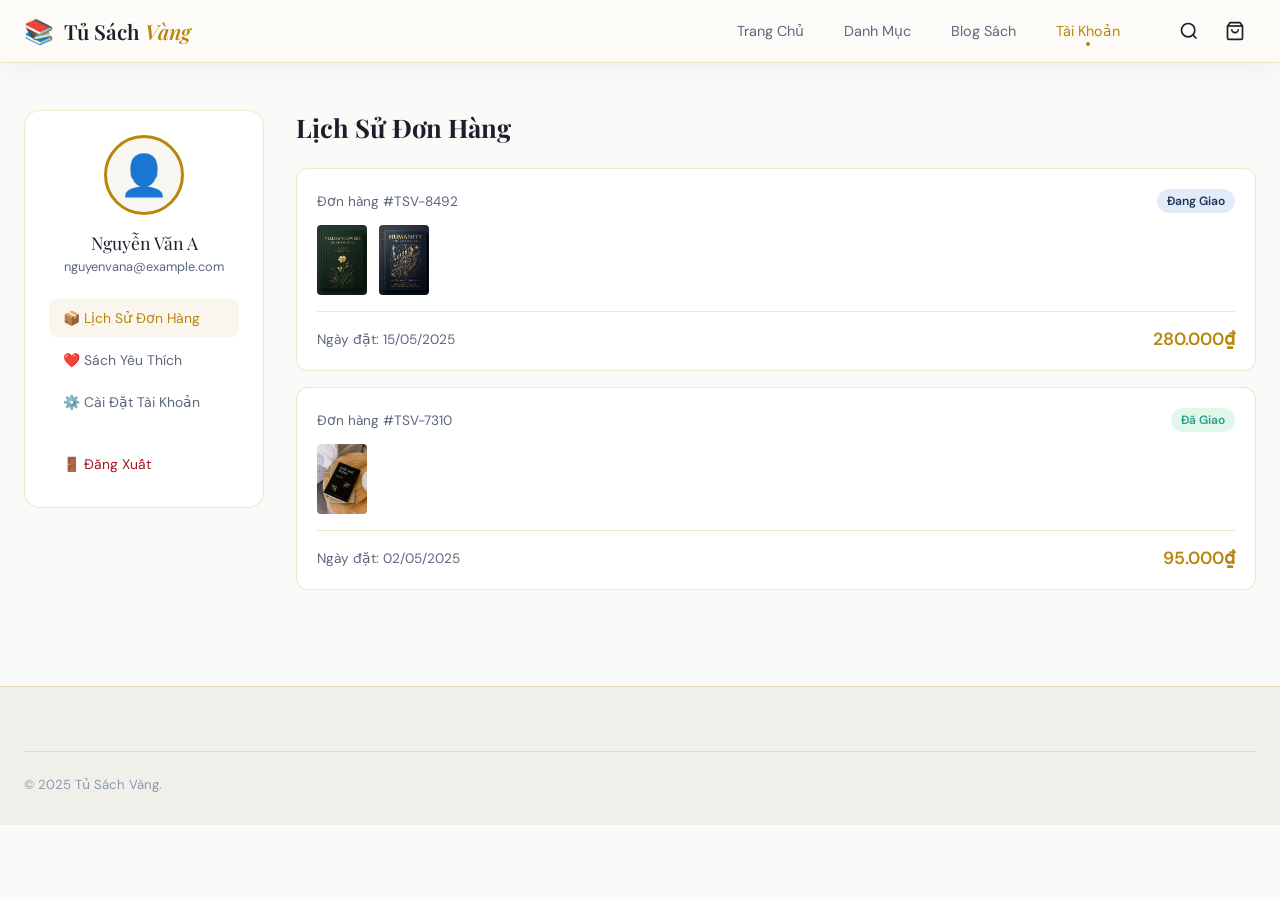
<file: account.html>
<!DOCTYPE html>
<html lang="vi">
<head>
  <meta charset="UTF-8" />
  <meta name="viewport" content="width=device-width, initial-scale=1.0" />
  <title>Tài Khoản — Tủ Sách Vàng</title>
  <link rel="preconnect" href="https://fonts.googleapis.com" />
  <link href="https://fonts.googleapis.com/css2?family=Playfair+Display:ital,wght@0,400;0,600;0,700;1,400;1,600&family=DM+Sans:wght@300;400;500;600&family=Cormorant+Garamond:ital,wght@0,300;0,400;0,600;1,300;1,400&display=swap" rel="stylesheet" />
  <link rel="stylesheet" href="css/main.css?v=3" />
  <link rel="stylesheet" href="css/components.css?v=3" />
  <link rel="stylesheet" href="css/animations.css?v=3" />
</head>
<body>
<div id="toast-container" class="toast-container"></div>
<div id="search-overlay" class="search-overlay">
  <div class="search-overlay__inner">
    <div class="search-overlay__box">
      <span class="search-overlay__icon">⌕</span>
      <input type="text" id="search-input" placeholder="Tìm kiếm sách..." autocomplete="off" />
      <button id="close-search">✕</button>
    </div>
    <div id="search-results" class="search-results"></div>
  </div>
</div>

<header id="main-header" class="header scrolled">
  <div class="container header__inner">
    <a href="index.html" class="logo"><span class="logo__icon">📚</span><span class="logo__text">Tủ Sách <em>Vàng</em></span></a>
    <nav class="nav" id="main-nav">
      <a href="index.html" class="nav__link">Trang Chủ</a>
      <a href="catalog.html" class="nav__link">Danh Mục</a>
      <a href="blog.html" class="nav__link">Blog Sách</a>
      <a href="account.html" class="nav__link active">Tài Khoản</a>
    </nav>
    <div class="header__actions">
      <button id="search-btn" class="icon-btn"><svg width="20" height="20" viewBox="0 0 24 24" fill="none" stroke="currentColor" stroke-width="2"><circle cx="11" cy="11" r="8"/><path d="m21 21-4.35-4.35"/></svg></button>
      <a href="cart.html" class="icon-btn"><svg width="20" height="20" viewBox="0 0 24 24" fill="none" stroke="currentColor" stroke-width="2"><path d="M6 2 3 6v14a2 2 0 0 0 2 2h14a2 2 0 0 0 2-2V6l-3-4z"/><line x1="3" y1="6" x2="21" y2="6"/><path d="M16 10a4 4 0 0 1-8 0"/></svg></a>
    </div>
  </div>
</header>

<main>
  <div class="container">
    <div class="account-layout">
      <!-- SIDEBAR -->
      <aside class="account-sidebar">
        <div class="account-avatar">👤</div>
        <div class="account-name">Nguyễn Văn A</div>
        <div class="account-email">nguyenvana@example.com</div>
        
        <nav class="account-nav">
          <a href="#" class="account-nav-link active" data-tab="orders">📦 Lịch Sử Đơn Hàng</a>
          <a href="#" class="account-nav-link" data-tab="wishlist">❤️ Sách Yêu Thích</a>
          <a href="#" class="account-nav-link" data-tab="profile">⚙️ Cài Đặt Tài Khoản</a>
          <a href="#" class="account-nav-link" style="color:var(--accent);margin-top:20px;">🚪 Đăng Xuất</a>
        </nav>
      </aside>

      <!-- CONTENT -->
      <div class="account-content">
        
        <!-- ORDERS TAB -->
        <div id="tab-orders" class="account-panel">
          <h2 style="font-family:var(--font-display);font-size:1.6rem;color:var(--text);margin-bottom:24px;">Lịch Sử Đơn Hàng</h2>
          
          <div class="order-card">
            <div class="order-card__header">
              <span class="order-id">Đơn hàng #TSV-8492</span>
              <span class="order-status order-status--shipped">Đang Giao</span>
            </div>
            <div style="display:flex;gap:12px;margin-bottom:16px;">
              <div style="width:50px;height:70px;background:var(--surface);border-radius:4px;overflow:hidden;"><img src="img/book1.png" style="width:100%;height:100%;object-fit:cover;" alt="Book cover" /></div>
              <div style="width:50px;height:70px;background:var(--surface);border-radius:4px;overflow:hidden;"><img src="img/book2.png" style="width:100%;height:100%;object-fit:cover;" alt="Book cover" /></div>
            </div>
            <div style="display:flex;justify-content:space-between;align-items:center;border-top:1px solid var(--border);padding-top:16px;">
              <div style="font-size:0.85rem;color:var(--text-muted);">Ngày đặt: 15/05/2025</div>
              <div style="font-size:1.1rem;color:var(--gold);font-weight:600;">280.000₫</div>
            </div>
          </div>

          <div class="order-card">
            <div class="order-card__header">
              <span class="order-id">Đơn hàng #TSV-7310</span>
              <span class="order-status order-status--done">Đã Giao</span>
            </div>
            <div style="display:flex;gap:12px;margin-bottom:16px;">
              <div style="width:50px;height:70px;background:var(--surface);border-radius:4px;overflow:hidden;"><img src="img/book4.jpg" style="width:100%;height:100%;object-fit:cover;" alt="Book cover" /></div>
            </div>
            <div style="display:flex;justify-content:space-between;align-items:center;border-top:1px solid var(--border);padding-top:16px;">
              <div style="font-size:0.85rem;color:var(--text-muted);">Ngày đặt: 02/05/2025</div>
              <div style="font-size:1.1rem;color:var(--gold);font-weight:600;">95.000₫</div>
            </div>
          </div>
        </div>

        <!-- WISHLIST TAB -->
        <div id="tab-wishlist" class="account-panel" style="display:none;">
          <h2 style="font-family:var(--font-display);font-size:1.6rem;color:var(--text);margin-bottom:24px;">Sách Yêu Thích</h2>
          <div class="books-grid" id="wishlist-grid" style="grid-template-columns:repeat(3,1fr);"></div>
        </div>

        <!-- PROFILE TAB -->
        <div id="tab-profile" class="account-panel" style="display:none;">
          <h2 style="font-family:var(--font-display);font-size:1.6rem;color:var(--text);margin-bottom:24px;">Cài Đặt Tài Khoản</h2>
          <div style="background:var(--bg-card);border:1px solid var(--border);border-radius:12px;padding:24px;max-width:500px;">
            <div class="form-group"><label>Họ và tên</label><input type="text" value="Nguyễn Văn A" style="width:100%;" /></div>
            <div class="form-group"><label>Email</label><input type="email" value="nguyenvana@example.com" disabled style="width:100%;opacity:0.6;" /></div>
            <div class="form-group"><label>Số điện thoại</label><input type="tel" value="0901234567" style="width:100%;" /></div>
            
            <hr style="border:none;border-top:1px solid var(--border);margin:24px 0;" />
            
            <h4 style="margin-bottom:16px;color:var(--text);">Đổi Mật Khẩu</h4>
            <div class="form-group"><label>Mật khẩu hiện tại</label><input type="password" style="width:100%;" /></div>
            <div class="form-group"><label>Mật khẩu mới</label><input type="password" style="width:100%;" /></div>
            
            <button class="btn btn--gold" style="margin-top:16px;width:100%;" onclick="showToast('success','Cập nhật thành công!','Thông tin đã được lưu.')">Lưu Thay Đổi</button>
          </div>
        </div>

      </div>
    </div>
  </div>
</main>

<footer class="footer">
  <div class="container">
    <div class="footer__bottom"><p>© 2025 Tủ Sách Vàng.</p></div>
  </div>
</footer>

<script src="js/data.js"></script>
<script src="js/search.js"></script>
<script src="js/cart.js"></script>
<script>
document.addEventListener('DOMContentLoaded', () => {
  // Tabs
  document.querySelectorAll('.account-nav-link[data-tab]').forEach(link => {
    link.addEventListener('click', (e) => {
      e.preventDefault();
      document.querySelectorAll('.account-nav-link').forEach(l => l.classList.remove('active'));
      document.querySelectorAll('.account-panel').forEach(p => p.style.display = 'none');
      
      link.classList.add('active');
      document.getElementById('tab-' + link.dataset.tab).style.display = 'block';
      
      if(link.dataset.tab === 'wishlist') renderWishlist();
    });
  });

  // Render Wishlist
  function renderWishlist() {
    const w = JSON.parse(localStorage.getItem('tsv_wishlist') || '[]');
    const grid = document.getElementById('wishlist-grid');
    if (w.length === 0) {
      grid.innerHTML = '<div style="grid-column:1/-1;text-align:center;padding:40px;color:var(--text-muted);">Danh sách yêu thích trống.</div>';
      return;
    }
    const html = w.map(id => {
      const b = BOOKS.find(b => b.id === id);
      if (!b) return '';
      return `
        <div class="book-card">
          <div class="book-card__cover-wrap" style="height:200px;">
            <div class="book-card__cover-inner"><div class="book-card__img">${b.emoji}</div></div>
            <button class="book-card__wishlist active" onclick="removeFromWishlist(${b.id})" style="color:var(--accent);">✕</button>
          </div>
          <div class="book-card__info" style="padding:16px;">
            <a href="book-detail.html?id=${b.id}" class="book-card__title" style="font-size:0.95rem;">${b.title}</a>
            <div class="price-current" style="margin-top:8px;">${b.price.toLocaleString('vi-VN')}₫</div>
            <button class="btn btn--outline" style="width:100%;margin-top:12px;padding:8px;" onclick="Cart.add(${b.id})">Thêm Giỏ Hàng</button>
          </div>
        </div>`;
    }).join('');
    grid.innerHTML = html;
  }

  window.removeFromWishlist = (id) => {
    let w = JSON.parse(localStorage.getItem('tsv_wishlist') || '[]');
    w = w.filter(x => x !== id);
    localStorage.setItem('tsv_wishlist', JSON.stringify(w));
    renderWishlist();
  };
});
</script>
</body>
</html>
</file>
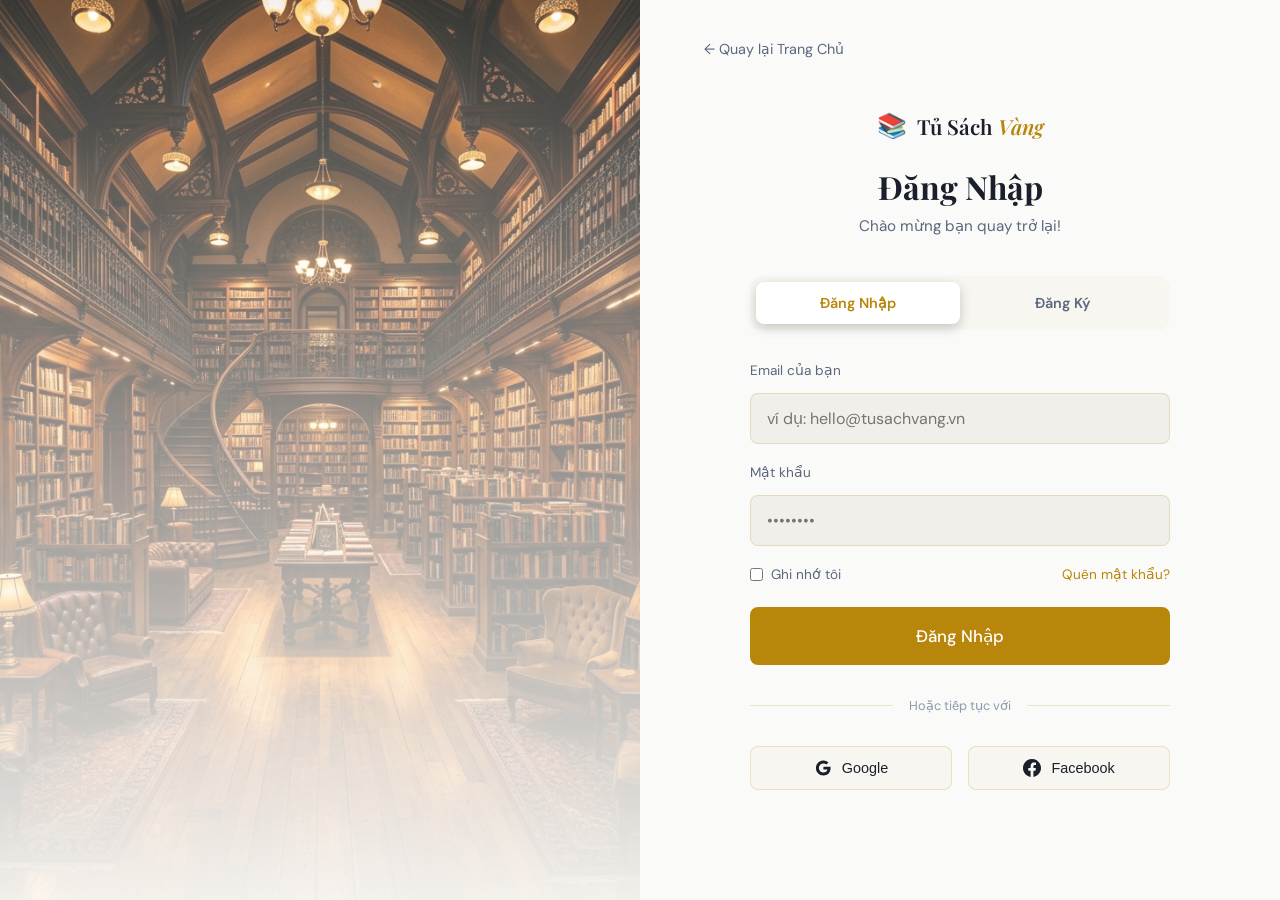
<file: auth.html>
<!DOCTYPE html>
<html lang="vi">
<head>
  <meta charset="UTF-8" />
  <meta name="viewport" content="width=device-width, initial-scale=1.0" />
  <title>Đăng Nhập / Đăng Ký — Tủ Sách Vàng</title>
  <link rel="preconnect" href="https://fonts.googleapis.com" />
  <link href="https://fonts.googleapis.com/css2?family=Playfair+Display:ital,wght@0,400;0,600;0,700;1,400;1,600&family=DM+Sans:wght@300;400;500;600&family=Cormorant+Garamond:ital,wght@0,300;0,400;0,600;1,300;1,400&display=swap" rel="stylesheet" />
  <link rel="stylesheet" href="css/main.css" />
  <link rel="stylesheet" href="css/components.css" />
  <link rel="stylesheet" href="css/animations.css" />
  <style>
    /* Specific styles for Auth Page */
    .auth-layout {
      min-height: 100vh;
      display: grid;
      grid-template-columns: 1fr 1fr;
      background: var(--bg);
    }
    
    .auth-visual {
      position: relative;
      background-image: url('img/hero1.png');
      background-size: cover;
      background-position: center;
      display: flex;
      align-items: flex-end;
      padding: 60px;
    }
    .auth-visual::before {
      content: '';
      position: absolute;
      inset: 0;
      background: linear-gradient(to top, rgba(253,251,247,0.95), rgba(253,251,247,0.2));
    }
    .auth-visual__content {
      position: relative;
      z-index: 2;
      max-width: 480px;
    }
    .auth-visual h2 {
      font-family: var(--font-display);
      font-size: 2.5rem;
      color: var(--text);
      line-height: 1.2;
      margin-bottom: 16px;
    }
    .auth-visual h2 em { color: var(--gold); font-style: italic; }
    .auth-visual p {
      color: var(--text-muted);
      font-size: 1.1rem;
      line-height: 1.6;
    }

    .auth-panel {
      display: flex;
      flex-direction: column;
      justify-content: center;
      padding: 40px 10%;
      position: relative;
    }

    .auth-back {
      position: absolute;
      top: 40px;
      left: 10%;
      color: var(--text-muted);
      font-size: 0.9rem;
      display: flex;
      align-items: center;
      gap: 8px;
      transition: var(--transition);
    }
    .auth-back:hover { color: var(--gold); }

    .auth-box {
      width: 100%;
      max-width: 420px;
      margin: 0 auto;
    }
    
    .auth-header { margin-bottom: 40px; text-align: center; }
    .auth-header h1 {
      font-family: var(--font-display);
      font-size: 2rem;
      color: var(--text);
      margin-bottom: 8px;
    }
    .auth-header p { color: var(--text-muted); font-size: 0.95rem; }

    .auth-tabs {
      display: flex;
      background: var(--surface);
      border-radius: 12px;
      padding: 6px;
      margin-bottom: 32px;
    }
    .auth-tab {
      flex: 1;
      padding: 12px;
      text-align: center;
      font-weight: 600;
      font-size: 0.9rem;
      color: var(--text-muted);
      cursor: pointer;
      border-radius: 8px;
      transition: var(--transition);
    }
    .auth-tab.active {
      background: var(--bg-card);
      color: var(--gold);
      box-shadow: 0 4px 12px rgba(0,0,0,0.2);
    }

    .auth-form { display: none; animation: fadeIn 0.4s ease; }
    .auth-form.active { display: block; }

    .form-group { margin-bottom: 20px; }
    .form-group label {
      display: block;
      font-size: 0.85rem;
      color: var(--text-muted);
      margin-bottom: 8px;
    }
    .form-group input {
      width: 100%;
      padding: 14px 16px;
      background: var(--bg-2);
      border: 1px solid var(--border);
      border-radius: 8px;
      color: var(--text);
      font-family: var(--font-body);
      font-size: 1rem;
      transition: var(--transition);
    }
    .form-group input:focus {
      outline: none;
      border-color: var(--gold);
      box-shadow: 0 0 0 3px rgba(201,168,76,0.1);
    }

    .auth-options {
      display: flex;
      justify-content: space-between;
      align-items: center;
      margin-bottom: 24px;
      font-size: 0.85rem;
    }
    .remember-me {
      display: flex;
      align-items: center;
      gap: 8px;
      color: var(--text-muted);
      cursor: pointer;
    }
    .remember-me input { accent-color: var(--gold); }
    .forgot-pw { color: var(--gold); transition: var(--transition); }
    .forgot-pw:hover { text-decoration: underline; }

    .auth-divider {
      display: flex;
      align-items: center;
      text-align: center;
      margin: 32px 0;
      color: var(--text-dim);
      font-size: 0.8rem;
    }
    .auth-divider::before, .auth-divider::after {
      content: '';
      flex: 1;
      border-bottom: 1px solid var(--border);
    }
    .auth-divider span { padding: 0 16px; }

    .social-login {
      display: flex;
      gap: 16px;
    }
    .btn-social {
      flex: 1;
      display: flex;
      align-items: center;
      justify-content: center;
      gap: 10px;
      padding: 12px;
      background: var(--surface);
      border: 1px solid var(--border);
      border-radius: 8px;
      color: var(--text);
      font-weight: 500;
      font-size: 0.9rem;
      cursor: pointer;
      transition: var(--transition);
    }
    .btn-social:hover {
      background: var(--bg-card);
      border-color: var(--text-muted);
    }

    @media (max-width: 900px) {
      .auth-layout { grid-template-columns: 1fr; }
      .auth-visual { display: none; }
      .auth-panel { padding: 60px 24px; }
      .auth-back { top: 20px; left: 24px; }
    }
  </style>
</head>
<body>
<div id="toast-container" class="toast-container"></div>

<div class="auth-layout">
  <!-- Left Visual -->
  <div class="auth-visual">
    <div class="auth-visual__content aos-fade-up">
      <h2>Bước Vào Thế Giới<br/><em>Tri Thức</em> Bất Tận</h2>
      <p>Gia nhập Tủ Sách Vàng để quản lý đơn hàng, lưu trữ sách yêu thích và nhận những ưu đãi độc quyền dành riêng cho thành viên.</p>
    </div>
  </div>

  <!-- Right Panel -->
  <div class="auth-panel">
    <a href="index.html" class="auth-back">← Quay lại Trang Chủ</a>
    
    <div class="auth-box">
      <div class="auth-header">
        <a href="index.html" class="logo" style="justify-content:center;margin-bottom:24px;">
          <span class="logo__icon">📚</span><span class="logo__text">Tủ Sách <em>Vàng</em></span>
        </a>
        <h1 id="auth-title">Đăng Nhập</h1>
        <p id="auth-subtitle">Chào mừng bạn quay trở lại!</p>
      </div>

      <div class="auth-tabs">
        <div class="auth-tab active" data-target="login">Đăng Nhập</div>
        <div class="auth-tab" data-target="register">Đăng Ký</div>
      </div>

      <!-- Login Form -->
      <form id="form-login" class="auth-form active">
        <div class="form-group">
          <label>Email của bạn</label>
          <input type="email" placeholder="ví dụ: hello@tusachvang.vn" required />
        </div>
        <div class="form-group">
          <label>Mật khẩu</label>
          <input type="password" placeholder="••••••••" required />
        </div>
        <div class="auth-options">
          <label class="remember-me">
            <input type="checkbox" /> Ghi nhớ tôi
          </label>
          <a href="#" class="forgot-pw">Quên mật khẩu?</a>
        </div>
        <button type="submit" class="btn btn--gold btn--full" style="padding:16px;font-size:1.05rem;">Đăng Nhập</button>
      </form>

      <!-- Register Form -->
      <form id="form-register" class="auth-form">
        <div class="form-group">
          <label>Họ và tên</label>
          <input type="text" placeholder="Nguyễn Văn A" required />
        </div>
        <div class="form-group">
          <label>Email</label>
          <input type="email" placeholder="ví dụ: hello@tusachvang.vn" required />
        </div>
        <div class="form-group">
          <label>Mật khẩu</label>
          <input type="password" placeholder="Tạo mật khẩu (tối thiểu 8 ký tự)" required minlength="8" />
        </div>
        <button type="submit" class="btn btn--gold btn--full" style="padding:16px;font-size:1.05rem;">Tạo Tài Khoản</button>
        <p style="text-align:center;font-size:0.8rem;color:var(--text-dim);margin-top:16px;">
          Bằng việc đăng ký, bạn đồng ý với <a href="#" style="color:var(--gold);">Điều khoản dịch vụ</a> và <a href="#" style="color:var(--gold);">Chính sách bảo mật</a> của chúng tôi.
        </p>
      </form>

      <div class="auth-divider"><span>Hoặc tiếp tục với</span></div>

      <div class="social-login">
        <button class="btn-social">
          <svg width="18" height="18" viewBox="0 0 24 24" fill="currentColor"><path d="M12.545 10.239v3.821h5.445c-.712 2.315-2.647 3.972-5.445 3.972-3.332 0-6.033-2.701-6.033-6.032s2.701-6.032 6.033-6.032c1.498 0 2.866.549 3.921 1.453l2.814-2.814C17.503 2.988 15.139 2 12.545 2 7.021 2 2.543 6.477 2.543 12s4.478 10 10.002 10c8.396 0 10.249-7.85 9.426-11.761h-9.426z"/></svg>
          Google
        </button>
        <button class="btn-social">
          <svg width="18" height="18" viewBox="0 0 24 24" fill="currentColor"><path d="M24 12.073c0-6.627-5.373-12-12-12s-12 5.373-12 12c0 5.99 4.388 10.954 10.125 11.854v-8.385H7.078v-3.469h3.047V9.43c0-3.007 1.792-4.669 4.533-4.669 1.312 0 2.686.235 2.686.235v2.953H15.83c-1.491 0-1.956.925-1.956 1.874v2.25h3.328l-.532 3.469h-2.796v8.385C19.612 23.027 24 18.062 24 12.073z"/></svg>
          Facebook
        </button>
      </div>

    </div>
  </div>
</div>

<script src="js/cart.js"></script>
<script>
document.addEventListener('DOMContentLoaded', () => {
  const tabs = document.querySelectorAll('.auth-tab');
  const forms = document.querySelectorAll('.auth-form');
  const title = document.getElementById('auth-title');
  const subtitle = document.getElementById('auth-subtitle');

  tabs.forEach(tab => {
    tab.addEventListener('click', () => {
      // Reset active classes
      tabs.forEach(t => t.classList.remove('active'));
      forms.forEach(f => f.classList.remove('active'));
      
      // Set active
      tab.classList.add('active');
      const target = tab.dataset.target;
      document.getElementById('form-' + target).classList.add('active');

      // Change text
      if (target === 'login') {
        title.textContent = 'Đăng Nhập';
        subtitle.textContent = 'Chào mừng bạn quay trở lại!';
      } else {
        title.textContent = 'Đăng Ký Tài Khoản';
        subtitle.textContent = 'Bắt đầu hành trình tri thức cùng chúng tôi.';
      }
    });
  });

  // Mock Form Submit
  document.getElementById('form-login').addEventListener('submit', (e) => {
    e.preventDefault();
    showToast('success', 'Đăng nhập thành công!', 'Đang chuyển hướng...');
    setTimeout(() => { window.location.href = 'account.html'; }, 1500);
  });

  document.getElementById('form-register').addEventListener('submit', (e) => {
    e.preventDefault();
    showToast('success', 'Đăng ký thành công!', 'Chào mừng bạn đến với Tủ Sách Vàng.');
    setTimeout(() => { window.location.href = 'account.html'; }, 1500);
  });
});
</script>
</body>
</html>
</file>
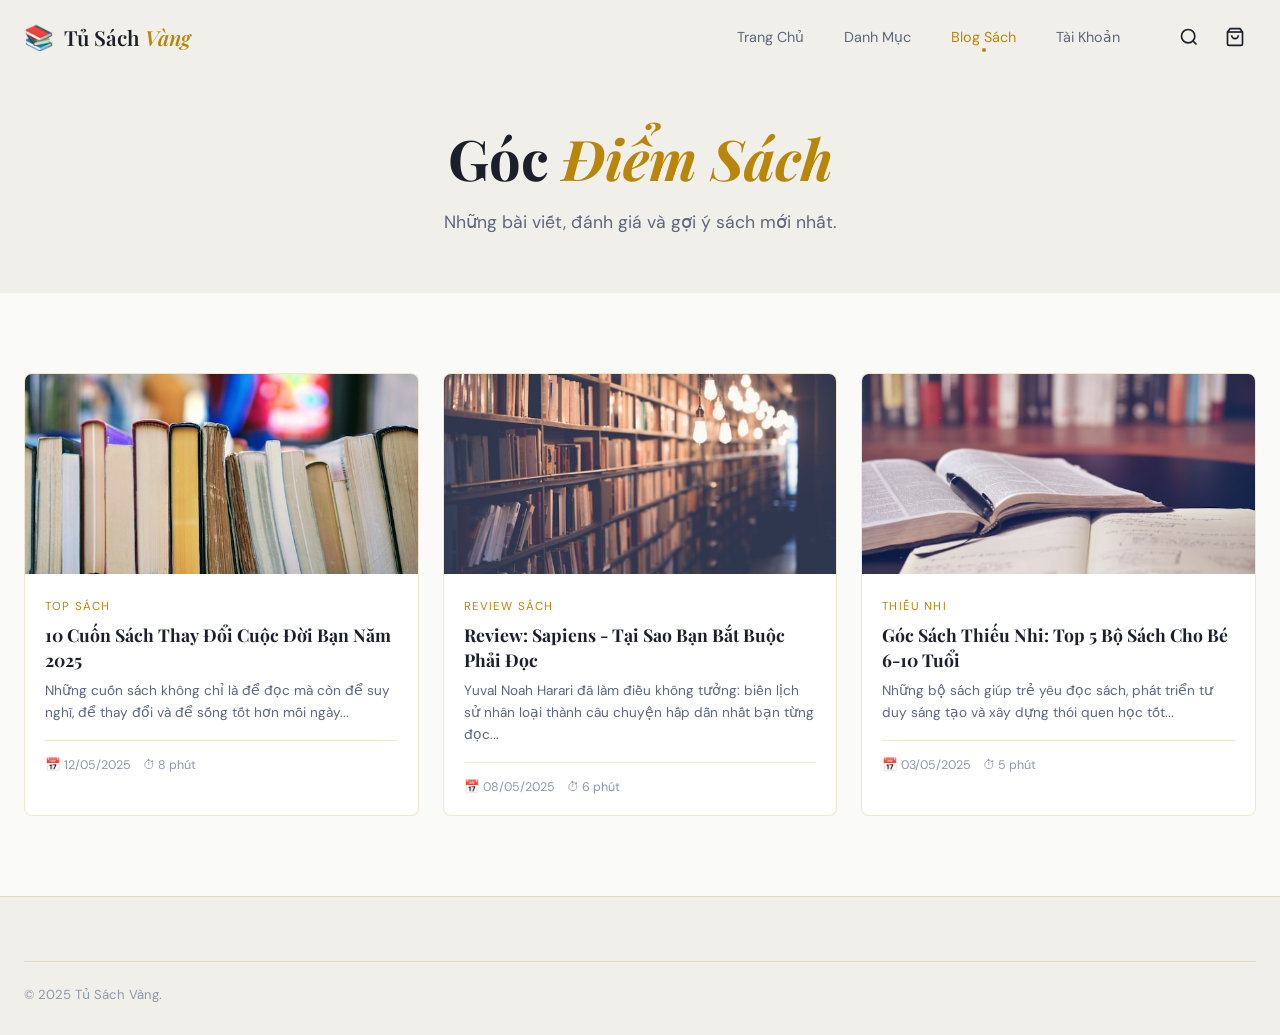
<file: blog.html>
<!DOCTYPE html>
<html lang="vi">
<head>
  <meta charset="UTF-8" />
  <meta name="viewport" content="width=device-width, initial-scale=1.0" />
  <title>Blog Sách — Tủ Sách Vàng</title>
  <link rel="preconnect" href="https://fonts.googleapis.com" />
  <link href="https://fonts.googleapis.com/css2?family=Playfair+Display:ital,wght@0,400;0,600;0,700;1,400;1,600&family=DM+Sans:wght@300;400;500;600&family=Cormorant+Garamond:ital,wght@0,300;0,400;0,600;1,300;1,400&display=swap" rel="stylesheet" />
  <link rel="stylesheet" href="css/main.css" />
  <link rel="stylesheet" href="css/components.css" />
  <link rel="stylesheet" href="css/animations.css" />
</head>
<body>
<div id="toast-container" class="toast-container"></div>
<div id="cart-overlay" class="cart-overlay"></div>
<aside id="mini-cart" class="mini-cart">
  <div class="mini-cart__header"><h3>Giỏ Hàng</h3><button id="close-cart" class="mini-cart__close">✕</button></div>
  <div id="cart-items" class="mini-cart__items"></div>
  <div class="mini-cart__footer">
    <div class="mini-cart__total"><span>Tổng cộng</span><span id="cart-total">0₫</span></div>
    <a href="checkout.html" class="btn btn--primary btn--full">Thanh Toán</a>
    <a href="cart.html" class="btn btn--outline btn--full">Xem Giỏ Hàng</a>
  </div>
</aside>
<div id="search-overlay" class="search-overlay">
  <div class="search-overlay__inner">
    <div class="search-overlay__box">
      <span class="search-overlay__icon">⌕</span>
      <input type="text" id="search-input" placeholder="Tìm kiếm sách..." autocomplete="off" />
      <button id="close-search">✕</button>
    </div>
    <div id="search-results" class="search-results"></div>
  </div>
</div>

<header id="main-header" class="header scrolled">
  <div class="container header__inner">
    <a href="index.html" class="logo"><span class="logo__icon">📚</span><span class="logo__text">Tủ Sách <em>Vàng</em></span></a>
    <nav class="nav" id="main-nav">
      <a href="index.html" class="nav__link">Trang Chủ</a>
      <a href="catalog.html" class="nav__link">Danh Mục</a>
      <a href="blog.html" class="nav__link active">Blog Sách</a>
      <a href="account.html" class="nav__link">Tài Khoản</a>
    </nav>
    <div class="header__actions">
      <button id="search-btn" class="icon-btn"><svg width="20" height="20" viewBox="0 0 24 24" fill="none" stroke="currentColor" stroke-width="2"><circle cx="11" cy="11" r="8"/><path d="m21 21-4.35-4.35"/></svg></button>
      <button id="cart-btn" class="icon-btn cart-icon-btn"><svg width="20" height="20" viewBox="0 0 24 24" fill="none" stroke="currentColor" stroke-width="2"><path d="M6 2 3 6v14a2 2 0 0 0 2 2h14a2 2 0 0 0 2-2V6l-3-4z"/><line x1="3" y1="6" x2="21" y2="6"/><path d="M16 10a4 4 0 0 1-8 0"/></svg><span id="cart-count" class="cart-count">0</span></button>
    </div>
  </div>
</header>

<main>
  <!-- List View -->
  <div id="blog-list-view">
    <div class="blog-hero">
      <div class="container">
        <h1>Góc <em>Điểm Sách</em></h1>
        <p style="color:var(--text-muted);font-size:1.1rem;margin-top:16px;">Những bài viết, đánh giá và gợi ý sách mới nhất.</p>
      </div>
    </div>
    <div class="container" style="padding:80px 24px;">
      <div class="blog-grid" id="full-blog-grid"></div>
    </div>
  </div>

  <!-- Detail View -->
  <div id="blog-detail-view" style="display:none;">
    <div class="blog-hero" style="padding-bottom:40px;">
      <div class="container">
        <span id="post-cat" style="color:var(--gold);font-size:0.85rem;text-transform:uppercase;letter-spacing:0.1em;font-weight:600;"></span>
        <h1 id="post-title" style="margin:16px 0;font-size:clamp(1.8rem, 4vw, 3rem);max-width:900px;margin-inline:auto;"></h1>
        <div style="display:flex;justify-content:center;gap:16px;color:var(--text-muted);font-size:0.9rem;">
          <span id="post-date"></span> • <span id="post-time"></span>
        </div>
      </div>
    </div>
    
    <div class="blog-post-content">
      <div id="post-emoji" style="font-size:6rem;text-align:center;margin-bottom:40px;"></div>
      <div id="post-body"></div>
      
      <div style="border-top:1px solid var(--border);margin-top:60px;padding-top:32px;">
        <h3 style="font-family:var(--font-display);font-size:1.4rem;color:var(--text);margin-bottom:24px;">Bình Luận</h3>
        
        <div id="comments-list">
          <div style="display:flex;gap:12px;margin-bottom:20px;">
            <div style="width:40px;height:40px;border-radius:50%;background:var(--surface);display:flex;align-items:center;justify-content:center;">👤</div>
            <div>
              <div style="font-weight:600;font-size:0.9rem;color:var(--text);">Độc giả A <span style="font-weight:400;color:var(--text-dim);font-size:0.8rem;margin-left:8px;">1 ngày trước</span></div>
              <div style="font-size:0.9rem;color:var(--text-muted);margin-top:4px;">Bài viết rất hay, mình đã mua sách đọc thử và không thất vọng!</div>
            </div>
          </div>
        </div>

        <div class="comment-form">
          <h4>Để lại bình luận</h4>
          <textarea id="comment-text" rows="3" placeholder="Viết bình luận của bạn..." style="width:100%;padding:12px;background:var(--bg);border:1px solid var(--border);border-radius:8px;color:var(--text);font-family:var(--font-body);font-size:0.9rem;margin-bottom:12px;"></textarea>
          <button class="btn btn--gold" onclick="addComment()">Gửi Bình Luận</button>
        </div>
      </div>
      
      <button class="btn btn--outline" style="margin-top:40px;" onclick="showList()">← Quay lại danh sách</button>
    </div>
  </div>
</main>

<footer class="footer">
  <div class="container">
    <div class="footer__bottom"><p>© 2025 Tủ Sách Vàng.</p></div>
  </div>
</footer>

<script src="js/data.js"></script>
<script src="js/cart.js"></script>
<script src="js/search.js"></script>
<script>
document.addEventListener('DOMContentLoaded', () => {
  Cart.updateUI();
  document.getElementById('cart-btn')?.addEventListener('click', Cart.openCart);
  document.getElementById('close-cart')?.addEventListener('click', Cart.closeCart);
  document.getElementById('cart-overlay')?.addEventListener('click', Cart.closeCart);

  const header = document.getElementById('main-header');
  window.addEventListener('scroll', () => header?.classList.toggle('scrolled', window.scrollY > 20));

  const params = new URLSearchParams(location.search);
  const postId = params.get('id');

  if (postId) {
    showPost(parseInt(postId));
  } else {
    renderList();
  }

  function renderList() {
    const grid = document.getElementById('full-blog-grid');
    grid.innerHTML = BLOG_POSTS.map(p => `
      <a href="?id=${p.id}" class="blog-card">
        <div class="blog-card__img">${p.emoji}</div>
        <div class="blog-card__body">
          <span class="blog-card__cat">${p.cat}</span>
          <h3 class="blog-card__title">${p.title}</h3>
          <p class="blog-card__excerpt">${p.excerpt}</p>
          <div class="blog-card__meta"><span>📅 ${p.date}</span><span>⏱ ${p.readTime}</span></div>
        </div>
      </a>
    `).join('');
  }

  window.showPost = (id) => {
    const post = BLOG_POSTS.find(p => p.id === id) || BLOG_POSTS[0];
    document.title = `${post.title} — Blog Tủ Sách Vàng`;
    document.getElementById('blog-list-view').style.display = 'none';
    document.getElementById('blog-detail-view').style.display = 'block';
    
    document.getElementById('post-cat').textContent = post.cat;
    document.getElementById('post-title').innerHTML = post.title;
    document.getElementById('post-date').textContent = post.date;
    document.getElementById('post-time').textContent = post.readTime;
    document.getElementById('post-emoji').textContent = post.emoji;

    // Fake content
    document.getElementById('post-body').innerHTML = `
      <p style="font-size:1.1rem;font-weight:500;color:var(--text);margin-bottom:24px;">${post.excerpt}</p>
      <p>Có những cuốn sách đi qua cuộc đời ta như một cơn gió thoảng, nhưng cũng có những cuốn sách ở lại, cắm rễ sâu vào tâm hồn và vĩnh viễn thay đổi cách ta nhìn nhận thế giới. Trong bài viết này, chúng tôi muốn giới thiệu đến bạn những tựa sách mang sức mạnh như vậy.</p>
      <h2>Tại sao chúng ta nên đọc sách mỗi ngày?</h2>
      <p>Việc đọc không chỉ cung cấp tri thức mà còn là cách để ta đối thoại với những bộ óc vĩ đại nhất trong lịch sử. Nó giúp ta sống nhiều cuộc đời khác nhau, trải nghiệm những cảm xúc mà có thể ngoài đời thực ta chưa từng biết tới.</p>
      <blockquote>"Một người không đọc sách chẳng hơn gì kẻ không biết đọc." - Mark Twain</blockquote>
      <p>Hãy cùng điểm qua những cuốn sách đã được cộng đồng độc giả của Tủ Sách Vàng bình chọn là "must-read" trong năm nay...</p>
    `;
    window.scrollTo(0,0);
  };

  window.showList = () => {
    window.history.pushState({}, '', 'blog.html');
    document.title = `Blog Sách — Tủ Sách Vàng`;
    document.getElementById('blog-list-view').style.display = 'block';
    document.getElementById('blog-detail-view').style.display = 'none';
    renderList();
    window.scrollTo(0,0);
  };

  window.addComment = () => {
    const input = document.getElementById('comment-text');
    if (!input.value.trim()) return;
    
    const list = document.getElementById('comments-list');
    const newComment = document.createElement('div');
    newComment.innerHTML = `
      <div style="display:flex;gap:12px;margin-bottom:20px;animation:fadeUp 0.4s forwards;">
        <div style="width:40px;height:40px;border-radius:50%;background:var(--surface);display:flex;align-items:center;justify-content:center;">👤</div>
        <div>
          <div style="font-weight:600;font-size:0.9rem;color:var(--text);">Bạn <span style="font-weight:400;color:var(--text-dim);font-size:0.8rem;margin-left:8px;">Vừa xong</span></div>
          <div style="font-size:0.9rem;color:var(--text-muted);margin-top:4px;">${input.value}</div>
        </div>
      </div>
    `;
    list.appendChild(newComment);
    input.value = '';
    showToast('success', 'Đã đăng bình luận!', '');
  };
});
</script>
</body>
</html>
</file>
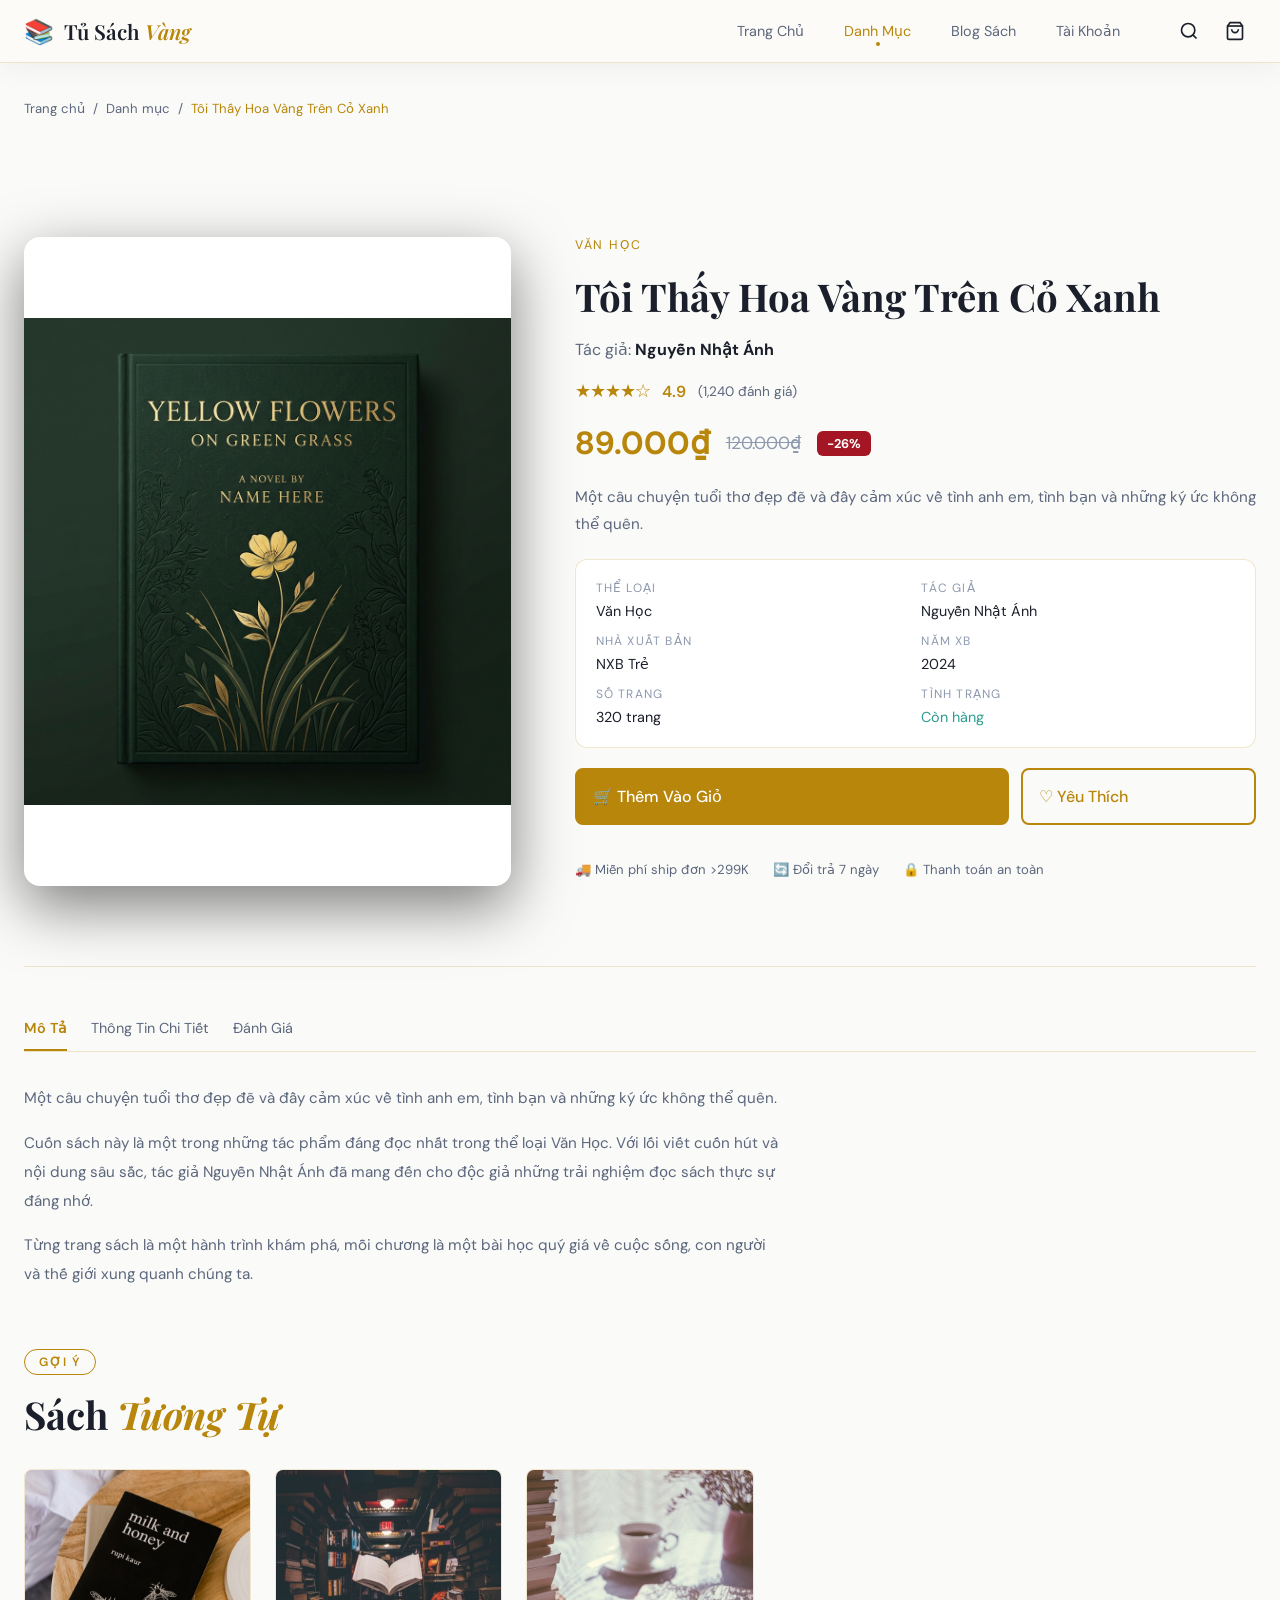
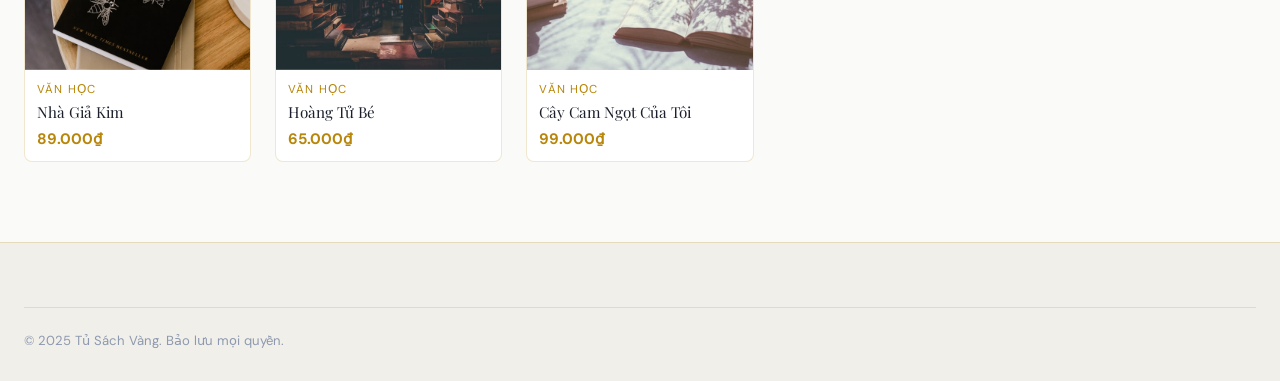
<file: book-detail.html>
<!DOCTYPE html>
<html lang="vi">
<head>
  <meta charset="UTF-8" />
  <meta name="viewport" content="width=device-width, initial-scale=1.0" />
  <title>Chi Tiết Sách — Tủ Sách Vàng</title>
  <link rel="preconnect" href="https://fonts.googleapis.com" />
  <link href="https://fonts.googleapis.com/css2?family=Playfair+Display:ital,wght@0,400;0,600;0,700;1,400;1,600&family=DM+Sans:wght@300;400;500;600&family=Cormorant+Garamond:ital,wght@0,300;0,400;0,600;1,300;1,400&display=swap" rel="stylesheet" />
  <link rel="stylesheet" href="css/main.css" />
  <link rel="stylesheet" href="css/components.css" />
  <link rel="stylesheet" href="css/animations.css" />
</head>
<body>
<div id="toast-container" class="toast-container"></div>
<div id="cart-overlay" class="cart-overlay"></div>
<aside id="mini-cart" class="mini-cart">
  <div class="mini-cart__header"><h3>Giỏ Hàng</h3><button id="close-cart" class="mini-cart__close">✕</button></div>
  <div id="cart-items" class="mini-cart__items"></div>
  <div class="mini-cart__footer">
    <div class="mini-cart__total"><span>Tổng cộng</span><span id="cart-total">0₫</span></div>
    <a href="checkout.html" class="btn btn--primary btn--full">Thanh Toán</a>
    <a href="cart.html" class="btn btn--outline btn--full">Xem Giỏ Hàng</a>
  </div>
</aside>
<div id="search-overlay" class="search-overlay">
  <div class="search-overlay__inner">
    <div class="search-overlay__box">
      <span class="search-overlay__icon">⌕</span>
      <input type="text" id="search-input" placeholder="Tìm kiếm sách..." autocomplete="off" />
      <button id="close-search">✕</button>
    </div>
    <div id="search-results" class="search-results"></div>
  </div>
</div>

<header id="main-header" class="header scrolled">
  <div class="container header__inner">
    <a href="index.html" class="logo"><span class="logo__icon">📚</span><span class="logo__text">Tủ Sách <em>Vàng</em></span></a>
    <nav class="nav" id="main-nav">
      <a href="index.html" class="nav__link">Trang Chủ</a>
      <a href="catalog.html" class="nav__link active">Danh Mục</a>
      <a href="blog.html" class="nav__link">Blog Sách</a>
      <a href="account.html" class="nav__link">Tài Khoản</a>
    </nav>
    <div class="header__actions">
      <button id="search-btn" class="icon-btn"><svg width="20" height="20" viewBox="0 0 24 24" fill="none" stroke="currentColor" stroke-width="2"><circle cx="11" cy="11" r="8"/><path d="m21 21-4.35-4.35"/></svg></button>
      <button id="cart-btn" class="icon-btn cart-icon-btn"><svg width="20" height="20" viewBox="0 0 24 24" fill="none" stroke="currentColor" stroke-width="2"><path d="M6 2 3 6v14a2 2 0 0 0 2 2h14a2 2 0 0 0 2-2V6l-3-4z"/><line x1="3" y1="6" x2="21" y2="6"/><path d="M16 10a4 4 0 0 1-8 0"/></svg><span id="cart-count" class="cart-count">0</span></button>
    </div>
  </div>
</header>

<main>
  <div class="container">
    <!-- BREADCRUMB -->
    <nav style="padding:100px 0 0;font-size:0.82rem;color:var(--text-muted);display:flex;gap:8px;align-items:center;">
      <a href="index.html" style="color:var(--text-muted);">Trang chủ</a> /
      <a href="catalog.html" style="color:var(--text-muted);">Danh mục</a> /
      <span id="breadcrumb-title" style="color:var(--gold);"></span>
    </nav>

    <!-- BOOK DETAIL -->
    <div class="book-detail" id="book-detail-wrap">
      <div class="book-detail__gallery">
        <div class="book-cover-main" id="main-cover"></div>
      </div>
      <div class="book-detail__info" id="book-info"></div>
    </div>

    <!-- PREVIEW TAB -->
    <div style="margin:0 0 60px;border-top:1px solid var(--border);padding-top:40px;">
      <div style="display:flex;gap:24px;border-bottom:1px solid var(--border);margin-bottom:32px;" id="tabs">
        <button class="tab-btn active" data-tab="desc" style="padding:12px 0;background:none;border:none;border-bottom:2px solid var(--gold);color:var(--gold);font-family:var(--font-body);font-size:0.9rem;cursor:pointer;font-weight:600;">Mô Tả</button>
        <button class="tab-btn" data-tab="detail" style="padding:12px 0;background:none;border:none;border-bottom:2px solid transparent;color:var(--text-muted);font-family:var(--font-body);font-size:0.9rem;cursor:pointer;">Thông Tin Chi Tiết</button>
        <button class="tab-btn" data-tab="reviews" style="padding:12px 0;background:none;border:none;border-bottom:2px solid transparent;color:var(--text-muted);font-family:var(--font-body);font-size:0.9rem;cursor:pointer;">Đánh Giá</button>
      </div>
      <div id="tab-desc" class="tab-panel">
        <div id="book-long-desc" style="color:var(--text-muted);line-height:1.9;max-width:760px;font-size:0.95rem;"></div>
      </div>
      <div id="tab-detail" class="tab-panel" style="display:none;">
        <div id="book-meta-table" style="max-width:500px;"></div>
      </div>
      <div id="tab-reviews" class="tab-panel" style="display:none;">
        <div id="reviews-list" style="max-width:700px;"></div>
        <div class="comment-form" style="max-width:700px;margin-top:24px;">
          <h4>Viết Đánh Giá Của Bạn</h4>
          <div style="display:flex;gap:4px;margin-bottom:16px;" id="star-picker">
            <span style="font-size:1.5rem;cursor:pointer;color:var(--text-dim);" data-star="1">★</span>
            <span style="font-size:1.5rem;cursor:pointer;color:var(--text-dim);" data-star="2">★</span>
            <span style="font-size:1.5rem;cursor:pointer;color:var(--text-dim);" data-star="3">★</span>
            <span style="font-size:1.5rem;cursor:pointer;color:var(--text-dim);" data-star="4">★</span>
            <span style="font-size:1.5rem;cursor:pointer;color:var(--text-dim);" data-star="5">★</span>
          </div>
          <textarea rows="4" placeholder="Chia sẻ cảm nhận của bạn về cuốn sách..." style="width:100%;padding:12px 16px;background:var(--bg);border:1px solid var(--border);border-radius:8px;color:var(--text);font-family:var(--font-body);font-size:0.9rem;resize:vertical;margin-bottom:12px;" id="review-text"></textarea>
          <button class="btn btn--gold" id="submit-review">Gửi Đánh Giá</button>
        </div>
      </div>
    </div>

    <!-- RELATED BOOKS -->
    <div style="margin-bottom:80px;">
      <div class="section-header" style="text-align:left;margin-bottom:32px;">
        <span class="section-tag">Gợi Ý</span>
        <h2>Sách <em>Tương Tự</em></h2>
      </div>
      <div class="books-grid" id="related-grid" style="grid-template-columns:repeat(5,1fr);"></div>
    </div>
  </div>
</main>

<footer class="footer">
  <div class="container">
    <div class="footer__bottom">
      <p>© 2025 Tủ Sách Vàng. Bảo lưu mọi quyền.</p>
    </div>
  </div>
</footer>

<script src="js/data.js"></script>
<script src="js/cart.js"></script>
<script src="js/search.js"></script>
<script>
document.addEventListener('DOMContentLoaded', () => {
  Cart.updateUI();
  document.getElementById('cart-btn')?.addEventListener('click', Cart.openCart);
  document.getElementById('close-cart')?.addEventListener('click', Cart.closeCart);
  document.getElementById('cart-overlay')?.addEventListener('click', Cart.closeCart);

  const params = new URLSearchParams(location.search);
  const id = parseInt(params.get('id')) || 1;
  const book = BOOKS.find(b => b.id === id) || BOOKS[0];

  document.title = `${book.title} — Tủ Sách Vàng`;
  document.getElementById('breadcrumb-title').textContent = book.title;

  const disc = book.originalPrice ? Math.round((1 - book.price/book.originalPrice)*100) : 0;
  const stars = '★'.repeat(Math.floor(book.rating)) + '☆'.repeat(5 - Math.floor(book.rating));

  document.getElementById('main-cover').innerHTML = `<span style="font-size:8rem;">${book.emoji}</span>`;

  document.getElementById('book-info').innerHTML = `
    <div class="book-detail__cat">${book.cat}</div>
    <h1 class="book-detail__title">${book.title}</h1>
    <div class="book-detail__author">Tác giả: <strong style="color:var(--text);">${book.author}</strong></div>
    <div class="book-detail__rating-row">
      <span class="stars" style="font-size:1.1rem;">${stars}</span>
      <span style="color:var(--gold);font-weight:600;">${book.rating}</span>
      <span style="color:var(--text-muted);font-size:0.85rem;">(${book.reviews.toLocaleString()} đánh giá)</span>
    </div>
    <div class="book-detail__price-row">
      <span class="book-detail__price-current">${book.price.toLocaleString('vi-VN')}₫</span>
      ${book.originalPrice ? `<span class="book-detail__price-original">${book.originalPrice.toLocaleString('vi-VN')}₫</span>` : ''}
      ${disc ? `<span class="book-detail__discount">-${disc}%</span>` : ''}
    </div>
    <p class="book-detail__desc">${book.description}</p>
    <div class="book-detail__meta">
      <div class="book-meta-item"><label>Thể Loại</label><span>${book.cat}</span></div>
      <div class="book-meta-item"><label>Tác Giả</label><span>${book.author}</span></div>
      <div class="book-meta-item"><label>Nhà Xuất Bản</label><span>NXB Trẻ</span></div>
      <div class="book-meta-item"><label>Năm XB</label><span>2024</span></div>
      <div class="book-meta-item"><label>Số Trang</label><span>320 trang</span></div>
      <div class="book-meta-item"><label>Tình Trạng</label><span style="color:var(--accent-green);">Còn hàng</span></div>
    </div>
    <div class="book-detail__actions">
      <button class="btn btn--gold" onclick="Cart.add(${book.id})" style="flex:2;">🛒 Thêm Vào Giỏ</button>
      <button class="btn btn--outline" onclick="toggleWishlist(this,${book.id})" id="wishlist-btn">♡ Yêu Thích</button>
    </div>
    <div style="display:flex;gap:24px;margin-top:16px;font-size:0.82rem;color:var(--text-muted);">
      <span>🚚 Miễn phí ship đơn &gt;299K</span>
      <span>🔄 Đổi trả 7 ngày</span>
      <span>🔒 Thanh toán an toàn</span>
    </div>`;

  document.getElementById('book-long-desc').innerHTML = `
    <p>${book.description}</p>
    <p style="margin-top:16px;">Cuốn sách này là một trong những tác phẩm đáng đọc nhất trong thể loại ${book.cat}. Với lối viết cuốn hút và nội dung sâu sắc, tác giả ${book.author} đã mang đến cho độc giả những trải nghiệm đọc sách thực sự đáng nhớ.</p>
    <p style="margin-top:16px;">Từng trang sách là một hành trình khám phá, mỗi chương là một bài học quý giá về cuộc sống, con người và thế giới xung quanh chúng ta.</p>`;

  const REVIEWS = [
    { name:'Nguyễn Minh Tuấn', rating:5, text:'Cuốn sách tuyệt vời! Tôi đã đọc nó trong một ngày mà không thể dừng lại. Cốt truyện hấp dẫn và nhân vật rất chân thực.', date:'10/05/2025', avatar:'😊' },
    { name:'Trần Thị Lan', rating:5, text:'Rất cảm ơn Tủ Sách Vàng đã giao hàng nhanh và sách còn rất mới. Nội dung sách cũng đúng như kỳ vọng, recommend cho mọi người!', date:'05/05/2025', avatar:'🌸' },
    { name:'Lê Hoàng Nam', rating:4, text:'Sách hay, giá hợp lý. Đóng gói cẩn thận. Chỉ tiếc là giao hơi chậm một chút nhưng nhìn chung là hài lòng.', date:'28/04/2025', avatar:'📚' },
  ];

  document.getElementById('reviews-list').innerHTML = REVIEWS.map(r => `
    <div class="review-card">
      <div class="review-card__header">
        <div class="review-avatar">${r.avatar}</div>
        <div>
          <div class="review-card__name">${r.name}</div>
          <div style="display:flex;gap:8px;align-items:center;">
            <span style="color:var(--gold);font-size:0.85rem;">${'★'.repeat(r.rating)}</span>
            <span class="review-card__date">${r.date}</span>
          </div>
        </div>
      </div>
      <p class="review-card__text">${r.text}</p>
    </div>`).join('');

  // Star picker
  let selectedStar = 0;
  document.querySelectorAll('#star-picker span').forEach(s => {
    s.addEventListener('click', () => {
      selectedStar = parseInt(s.dataset.star);
      document.querySelectorAll('#star-picker span').forEach((st, i) => {
        st.style.color = i < selectedStar ? 'var(--gold)' : 'var(--text-dim)';
      });
    });
  });

  document.getElementById('submit-review')?.addEventListener('click', () => {
    const text = document.getElementById('review-text')?.value.trim();
    if (!text || !selectedStar) { showToast('error','Vui lòng chọn sao và nhập nội dung!',''); return; }
    showToast('success','✅ Cảm ơn bạn!','Đánh giá đã được gửi.');
    document.getElementById('review-text').value = '';
  });

  // Tabs
  document.querySelectorAll('.tab-btn').forEach(btn => {
    btn.addEventListener('click', () => {
      document.querySelectorAll('.tab-btn').forEach(b => { b.style.borderBottomColor='transparent'; b.style.color='var(--text-muted)'; });
      document.querySelectorAll('.tab-panel').forEach(p => p.style.display='none');
      btn.style.borderBottomColor = 'var(--gold)'; btn.style.color = 'var(--gold)';
      document.getElementById('tab-' + btn.dataset.tab).style.display = 'block';
    });
  });

  // Related books
  const related = BOOKS.filter(b => b.id !== book.id && b.cat === book.cat).slice(0, 5);
  const fallback = BOOKS.filter(b => b.id !== book.id).slice(0, 5);
  const relatedBooks = related.length >= 3 ? related : fallback;
  document.getElementById('related-grid').innerHTML = relatedBooks.map(b => `
    <a href="book-detail.html?id=${b.id}" class="book-card" style="cursor:pointer;">
      <div class="book-card__cover-wrap" style="height:200px;">
        <div class="book-card__cover-inner"><div class="book-card__img">${b.emoji}</div></div>
        <div class="book-card__shadow"></div>
        <div class="book-card__actions">
          <button class="btn btn--gold" onclick="event.preventDefault();Cart.add(${b.id})">+ Giỏ</button>
        </div>
      </div>
      <div class="book-card__info">
        <span class="book-card__cat">${b.cat}</span>
        <div class="book-card__title">${b.title}</div>
        <div class="price-current">${b.price.toLocaleString('vi-VN')}₫</div>
      </div>
    </a>`).join('');

  const wishlist = JSON.parse(localStorage.getItem('tsv_wishlist') || '[]');
  window.toggleWishlist = (btn, id) => {
    const idx = wishlist.indexOf(id);
    if (idx === -1) { wishlist.push(id); btn.textContent = '♥ Đã Yêu Thích'; showToast('info','❤️ Đã thêm yêu thích!',''); }
    else { wishlist.splice(idx,1); btn.textContent = '♡ Yêu Thích'; }
    localStorage.setItem('tsv_wishlist', JSON.stringify(wishlist));
  };
  if (wishlist.includes(book.id)) {
    const wb = document.getElementById('wishlist-btn');
    if (wb) wb.textContent = '♥ Đã Yêu Thích';
  }
});
</script>
</body>
</html>
</file>
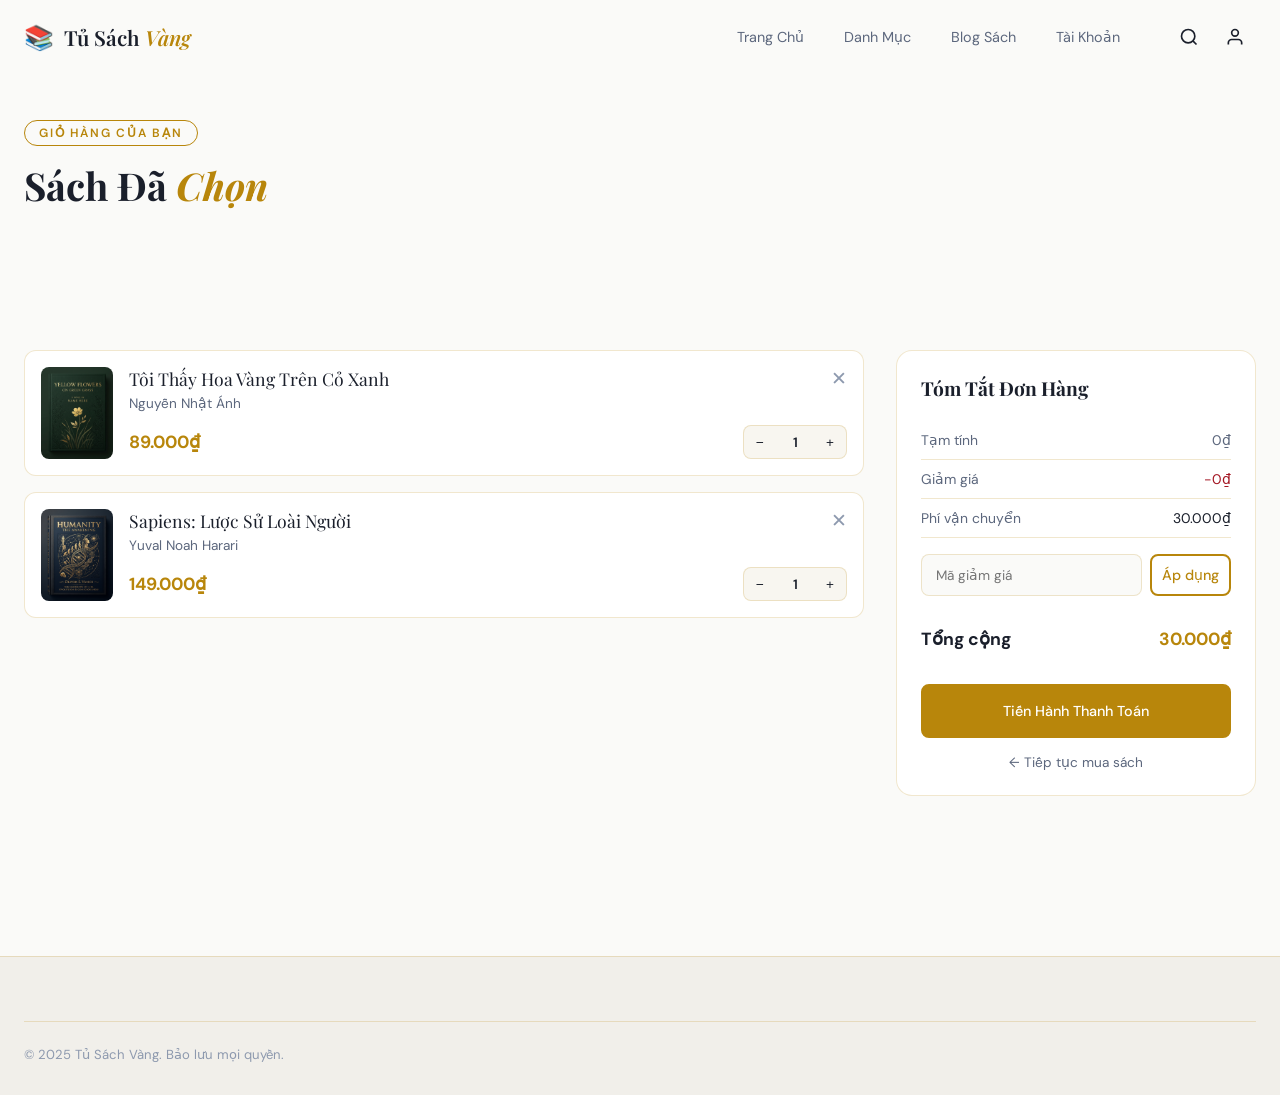
<file: cart.html>
<!DOCTYPE html>
<html lang="vi">
<head>
  <meta charset="UTF-8" />
  <meta name="viewport" content="width=device-width, initial-scale=1.0" />
  <title>Giỏ Hàng — Tủ Sách Vàng</title>
  <link rel="preconnect" href="https://fonts.googleapis.com" />
  <link href="https://fonts.googleapis.com/css2?family=Playfair+Display:ital,wght@0,400;0,600;0,700;1,400;1,600&family=DM+Sans:wght@300;400;500;600&family=Cormorant+Garamond:ital,wght@0,300;0,400;0,600;1,300;1,400&display=swap" rel="stylesheet" />
  <link rel="stylesheet" href="css/main.css" />
  <link rel="stylesheet" href="css/components.css" />
  <link rel="stylesheet" href="css/animations.css" />
</head>
<body>
<div id="toast-container" class="toast-container"></div>
<div id="search-overlay" class="search-overlay">
  <div class="search-overlay__inner">
    <div class="search-overlay__box">
      <span class="search-overlay__icon">⌕</span>
      <input type="text" id="search-input" placeholder="Tìm kiếm sách..." autocomplete="off" />
      <button id="close-search">✕</button>
    </div>
    <div id="search-results" class="search-results"></div>
  </div>
</div>

<header id="main-header" class="header scrolled">
  <div class="container header__inner">
    <a href="index.html" class="logo"><span class="logo__icon">📚</span><span class="logo__text">Tủ Sách <em>Vàng</em></span></a>
    <nav class="nav" id="main-nav">
      <a href="index.html" class="nav__link">Trang Chủ</a>
      <a href="catalog.html" class="nav__link">Danh Mục</a>
      <a href="blog.html" class="nav__link">Blog Sách</a>
      <a href="account.html" class="nav__link">Tài Khoản</a>
    </nav>
    <div class="header__actions">
      <button id="search-btn" class="icon-btn"><svg width="20" height="20" viewBox="0 0 24 24" fill="none" stroke="currentColor" stroke-width="2"><circle cx="11" cy="11" r="8"/><path d="m21 21-4.35-4.35"/></svg></button>
      <a href="account.html" class="icon-btn"><svg width="20" height="20" viewBox="0 0 24 24" fill="none" stroke="currentColor" stroke-width="2"><path d="M20 21v-2a4 4 0 0 0-4-4H8a4 4 0 0 0-4 4v2"/><circle cx="12" cy="7" r="4"/></svg></a>
    </div>
  </div>
</header>

<main>
  <div class="container">
    <div class="section-header" style="text-align:left;margin-top:120px;margin-bottom:32px;">
      <span class="section-tag">Giỏ Hàng Của Bạn</span>
      <h2>Sách Đã <em>Chọn</em></h2>
    </div>

    <div class="cart-page-layout">
      <div class="cart-page-items" id="main-cart-items"></div>

      <aside class="order-summary">
        <h3>Tóm Tắt Đơn Hàng</h3>
        <div class="summary-row"><span>Tạm tính</span><span id="summary-subtotal">0₫</span></div>
        <div class="summary-row"><span>Giảm giá</span><span id="summary-discount" style="color:var(--accent);">-0₫</span></div>
        <div class="summary-row"><span>Phí vận chuyển</span><span id="summary-shipping">30.000₫</span></div>
        
        <div class="coupon-form">
          <input type="text" id="coupon-input" placeholder="Mã giảm giá" />
          <button class="btn btn--outline" id="apply-coupon" style="padding:10px;">Áp dụng</button>
        </div>

        <div class="summary-row summary-row--total"><span>Tổng cộng</span><span id="summary-total" style="color:var(--gold);">0₫</span></div>
        <a href="checkout.html" class="btn btn--gold btn--full" style="margin-top:24px;padding:16px;">Tiến Hành Thanh Toán</a>
        <a href="catalog.html" style="display:block;text-align:center;margin-top:16px;color:var(--text-muted);font-size:0.85rem;">← Tiếp tục mua sách</a>
      </aside>
    </div>
  </div>
</main>

<footer class="footer" style="margin-top:80px;">
  <div class="container">
    <div class="footer__bottom">
      <p>© 2025 Tủ Sách Vàng. Bảo lưu mọi quyền.</p>
    </div>
  </div>
</footer>

<script src="js/data.js"></script>
<script src="js/cart.js"></script>
<script src="js/search.js"></script>
<script>
document.addEventListener('DOMContentLoaded', () => {
  // Demo mode: Inject dummy items so the cart page can be previewed directly via URL
  if (!sessionStorage.getItem('demo_cart_init')) {
    let initialItems = JSON.parse(localStorage.getItem('tsv_cart') || '[]');
    if (initialItems.length === 0) {
      initialItems = [{ id: 1, qty: 1 }, { id: 2, qty: 1 }];
      localStorage.setItem('tsv_cart', JSON.stringify(initialItems));
    }
    sessionStorage.setItem('demo_cart_init', 'true');
  }

  const header = document.getElementById('main-header');
  window.addEventListener('scroll', () => header?.classList.toggle('scrolled', window.scrollY > 20));

  let discount = 0;
  const shipping = 30000;

  function renderMainCart() {
    const items = JSON.parse(localStorage.getItem('tsv_cart') || '[]');
    const container = document.getElementById('main-cart-items');
    
    if (items.length === 0) {
      container.innerHTML = `
        <div style="background:var(--bg-card);border:1px solid var(--border);border-radius:12px;padding:60px 20px;text-align:center;">
          <div style="font-size:4rem;margin-bottom:16px;">🛒</div>
          <h3 style="font-family:var(--font-display);color:var(--text);font-size:1.4rem;margin-bottom:8px;">Giỏ hàng trống</h3>
          <p style="color:var(--text-muted);margin-bottom:24px;">Bạn chưa chọn cuốn sách nào.</p>
          <a href="catalog.html" class="btn btn--gold">Khám Phá Sách Ngay</a>
        </div>`;
      document.querySelector('.order-summary').style.display = 'none';
      return;
    }

    document.querySelector('.order-summary').style.display = 'block';

    container.innerHTML = items.map(item => {
      const b = BOOKS.find(b => b.id === item.id);
      if (!b) return '';
      return `
        <div class="cart-page-item">
          <div class="cart-page-item__img">${b.emoji}</div>
          <div style="flex:1;display:flex;flex-direction:column;gap:8px;">
            <div style="display:flex;justify-content:space-between;align-items:flex-start;">
              <div>
                <a href="book-detail.html?id=${b.id}" style="font-family:var(--font-display);font-size:1.1rem;color:var(--text);">${b.title}</a>
                <div style="font-size:0.85rem;color:var(--text-muted);margin-top:4px;">${b.author}</div>
              </div>
              <button onclick="removeMainCart(${b.id})" style="background:none;border:none;color:var(--text-dim);cursor:pointer;font-size:1.2rem;">✕</button>
            </div>
            <div style="display:flex;justify-content:space-between;align-items:center;margin-top:auto;">
              <div class="book-detail__price-current" style="font-size:1.1rem;">${(b.price * item.qty).toLocaleString('vi-VN')}₫</div>
              <div style="display:flex;align-items:center;gap:8px;background:var(--surface);border:1px solid var(--border);border-radius:8px;padding:4px;">
                <button class="qty-btn" onclick="updateMainQty(${b.id},-1)" style="border:none;background:transparent;">−</button>
                <span class="qty-num" style="min-width:30px;font-weight:600;">${item.qty}</span>
                <button class="qty-btn" onclick="updateMainQty(${b.id},1)" style="border:none;background:transparent;">+</button>
              </div>
            </div>
          </div>
        </div>`;
    }).join('');

    updateSummary();
  }

  function updateSummary() {
    const subtotal = Cart.getTotal();
    document.getElementById('summary-subtotal').textContent = subtotal.toLocaleString('vi-VN') + '₫';
    
    // Free shipping logic
    const finalShipping = subtotal > 299000 ? 0 : shipping;
    document.getElementById('summary-shipping').textContent = finalShipping === 0 ? 'Miễn phí' : finalShipping.toLocaleString('vi-VN') + '₫';
    if(finalShipping === 0) document.getElementById('summary-shipping').style.color = 'var(--accent-green)';
    else document.getElementById('summary-shipping').style.color = 'var(--text)';

    document.getElementById('summary-discount').textContent = '-' + discount.toLocaleString('vi-VN') + '₫';
    
    const total = Math.max(0, subtotal - discount + finalShipping);
    document.getElementById('summary-total').textContent = total.toLocaleString('vi-VN') + '₫';
  }

  window.removeMainCart = (id) => { Cart.remove(id); renderMainCart(); };
  window.updateMainQty = (id, delta) => { Cart.updateQty(id, delta); renderMainCart(); };

  document.getElementById('apply-coupon')?.addEventListener('click', () => {
    const code = document.getElementById('coupon-input').value.toUpperCase();
    if(code === 'WELCOME') {
      discount = 20000;
      updateSummary();
      showToast('success','Áp dụng mã thành công!','Giảm 20.000₫');
    } else {
      showToast('error','Mã không hợp lệ!','Vui lòng thử lại.');
    }
  });

  renderMainCart();
});
</script>
</body>
</html>
</file>
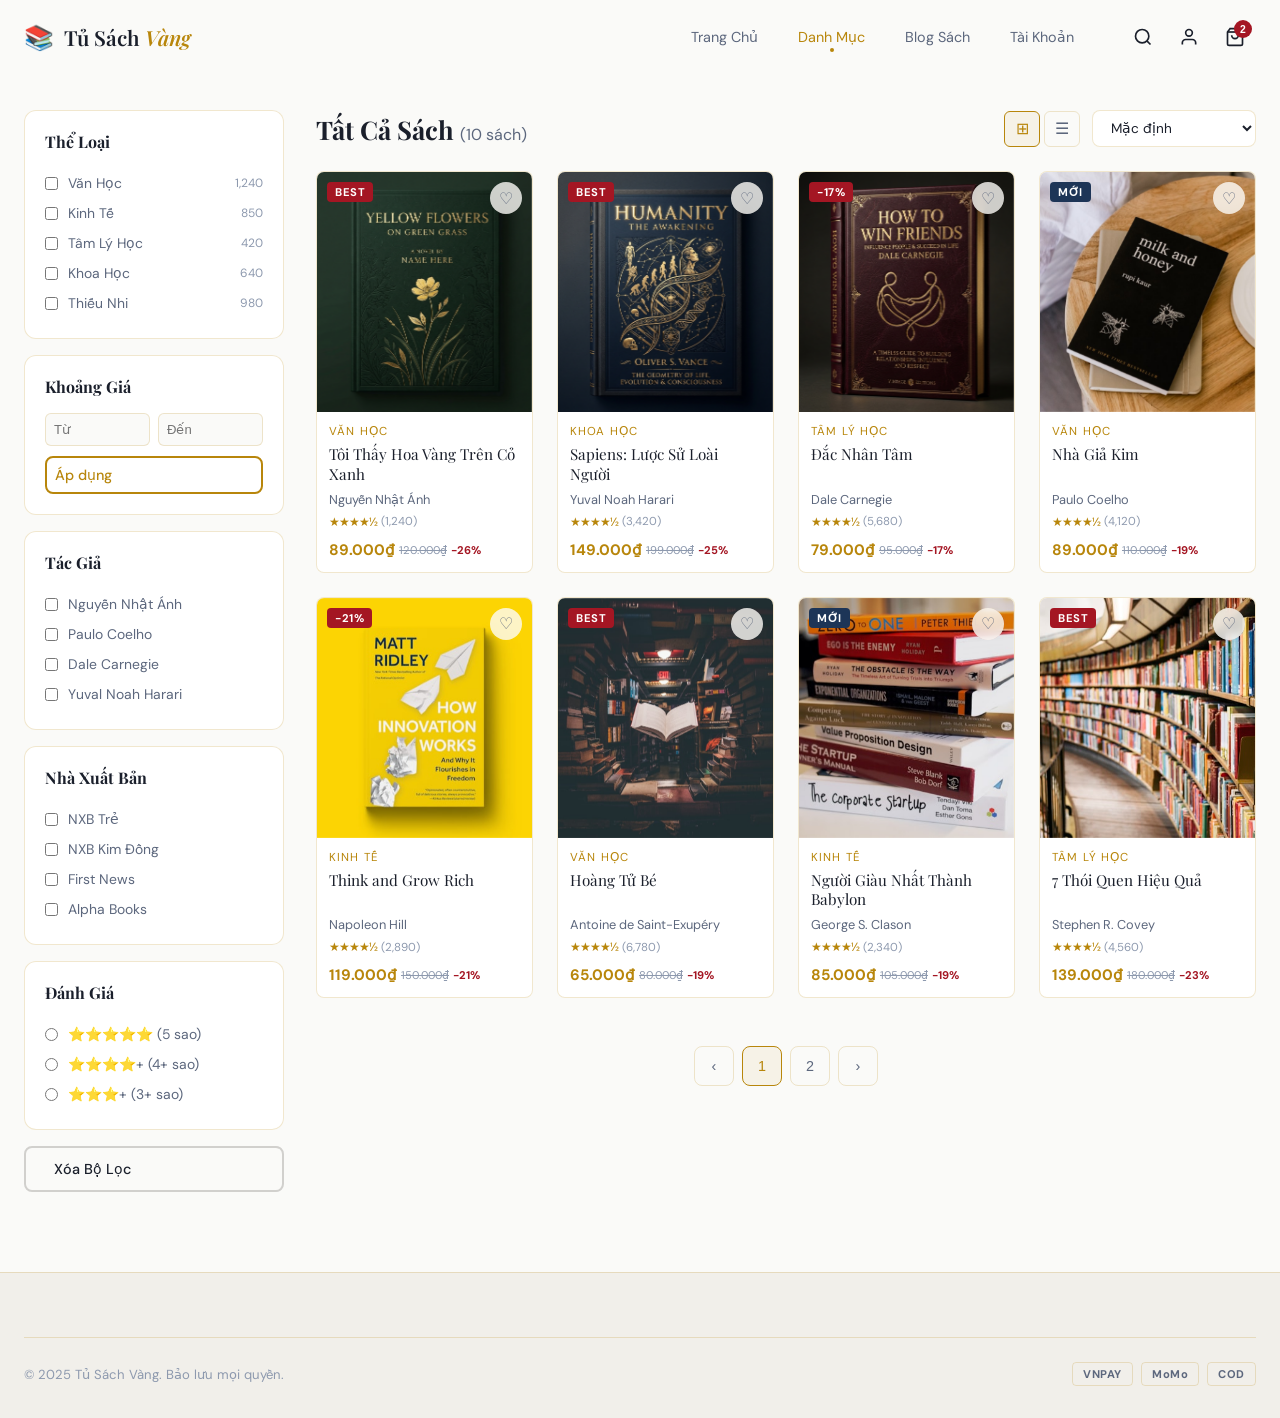
<file: catalog.html>
<!DOCTYPE html>
<html lang="vi">
<head>
  <meta charset="UTF-8" />
  <meta name="viewport" content="width=device-width, initial-scale=1.0" />
  <title>Danh Mục Sách — Tủ Sách Vàng</title>
  <meta name="description" content="Khám phá hàng nghìn đầu sách theo thể loại, tác giả, giá cả. Lọc và tìm kiếm dễ dàng." />
  <link rel="preconnect" href="https://fonts.googleapis.com" />
  <link href="https://fonts.googleapis.com/css2?family=Playfair+Display:ital,wght@0,400;0,600;0,700;1,400;1,600&family=DM+Sans:wght@300;400;500;600&family=Cormorant+Garamond:ital,wght@0,300;0,400;0,600;1,300;1,400&display=swap" rel="stylesheet" />
  <link rel="stylesheet" href="css/main.css?v=3" />
  <link rel="stylesheet" href="css/components.css?v=3" />
  <link rel="stylesheet" href="css/animations.css?v=3" />
</head>
<body>
<div id="toast-container" class="toast-container"></div>
<div id="cart-overlay" class="cart-overlay"></div>
<aside id="mini-cart" class="mini-cart">
  <div class="mini-cart__header"><h3>Giỏ Hàng</h3><button id="close-cart" class="mini-cart__close">✕</button></div>
  <div id="cart-items" class="mini-cart__items"></div>
  <div class="mini-cart__footer">
    <div class="mini-cart__total"><span>Tổng cộng</span><span id="cart-total">0₫</span></div>
    <a href="checkout.html" class="btn btn--primary btn--full">Thanh Toán</a>
    <a href="cart.html" class="btn btn--outline btn--full">Xem Giỏ Hàng</a>
  </div>
</aside>
<div id="search-overlay" class="search-overlay">
  <div class="search-overlay__inner">
    <div class="search-overlay__box">
      <span class="search-overlay__icon">⌕</span>
      <input type="text" id="search-input" placeholder="Tìm kiếm sách..." autocomplete="off" />
      <button id="close-search">✕</button>
    </div>
    <div id="search-results" class="search-results"></div>
  </div>
</div>

<header id="main-header" class="header scrolled">
  <div class="container header__inner">
    <a href="index.html" class="logo"><span class="logo__icon">📚</span><span class="logo__text">Tủ Sách <em>Vàng</em></span></a>
    <nav class="nav" id="main-nav">
      <a href="index.html" class="nav__link">Trang Chủ</a>
      <a href="catalog.html" class="nav__link active">Danh Mục</a>
      <a href="blog.html" class="nav__link">Blog Sách</a>
      <a href="account.html" class="nav__link">Tài Khoản</a>
    </nav>
    <div class="header__actions">
      <button id="search-btn" class="icon-btn"><svg width="20" height="20" viewBox="0 0 24 24" fill="none" stroke="currentColor" stroke-width="2"><circle cx="11" cy="11" r="8"/><path d="m21 21-4.35-4.35"/></svg></button>
      <a href="account.html" class="icon-btn"><svg width="20" height="20" viewBox="0 0 24 24" fill="none" stroke="currentColor" stroke-width="2"><path d="M20 21v-2a4 4 0 0 0-4-4H8a4 4 0 0 0-4 4v2"/><circle cx="12" cy="7" r="4"/></svg></a>
      <button id="cart-btn" class="icon-btn cart-icon-btn"><svg width="20" height="20" viewBox="0 0 24 24" fill="none" stroke="currentColor" stroke-width="2"><path d="M6 2 3 6v14a2 2 0 0 0 2 2h14a2 2 0 0 0 2-2V6l-3-4z"/><line x1="3" y1="6" x2="21" y2="6"/><path d="M16 10a4 4 0 0 1-8 0"/></svg><span id="cart-count" class="cart-count">0</span></button>
      <button id="menu-toggle" class="icon-btn menu-toggle"><span></span><span></span><span></span></button>
    </div>
  </div>
</header>

<main>
  <div class="container catalog-layout">
    <!-- SIDEBAR -->
    <aside class="filters-sidebar">
      <div class="filter-group">
        <h4>Thể Loại</h4>
        <label class="filter-option"><input type="checkbox" id="f-van-hoc" value="Văn Học" /><label for="f-van-hoc">Văn Học</label><span class="count">1,240</span></label>
        <label class="filter-option"><input type="checkbox" id="f-kinh-te" value="Kinh Tế" /><label for="f-kinh-te">Kinh Tế</label><span class="count">850</span></label>
        <label class="filter-option"><input type="checkbox" id="f-tam-ly" value="Tâm Lý Học" /><label for="f-tam-ly">Tâm Lý Học</label><span class="count">420</span></label>
        <label class="filter-option"><input type="checkbox" id="f-khoa-hoc" value="Khoa Học" /><label for="f-khoa-hoc">Khoa Học</label><span class="count">640</span></label>
        <label class="filter-option"><input type="checkbox" id="f-thieu-nhi" value="Thiếu Nhi" /><label for="f-thieu-nhi">Thiếu Nhi</label><span class="count">980</span></label>
      </div>
      <div class="filter-group">
        <h4>Khoảng Giá</h4>
        <div style="display:flex;gap:8px;margin-bottom:10px;">
          <input type="number" id="price-min" placeholder="Từ" style="flex:1;min-width:0;width:100%;padding:8px;background:var(--bg);border:1px solid var(--border);border-radius:6px;color:var(--text);font-size:0.82rem;" />
          <input type="number" id="price-max" placeholder="Đến" style="flex:1;min-width:0;width:100%;padding:8px;background:var(--bg);border:1px solid var(--border);border-radius:6px;color:var(--text);font-size:0.82rem;" />
        </div>
        <button id="apply-price" class="btn btn--outline" style="width:100%;padding:8px;">Áp dụng</button>
      </div>
      <div class="filter-group">
        <h4>Tác Giả</h4>
        <label class="filter-option"><input type="checkbox" /><label>Nguyễn Nhật Ánh</label></label>
        <label class="filter-option"><input type="checkbox" /><label>Paulo Coelho</label></label>
        <label class="filter-option"><input type="checkbox" /><label>Dale Carnegie</label></label>
        <label class="filter-option"><input type="checkbox" /><label>Yuval Noah Harari</label></label>
      </div>
      <div class="filter-group">
        <h4>Nhà Xuất Bản</h4>
        <label class="filter-option"><input type="checkbox" /><label>NXB Trẻ</label></label>
        <label class="filter-option"><input type="checkbox" /><label>NXB Kim Đồng</label></label>
        <label class="filter-option"><input type="checkbox" /><label>First News</label></label>
        <label class="filter-option"><input type="checkbox" /><label>Alpha Books</label></label>
      </div>
      <div class="filter-group">
        <h4>Đánh Giá</h4>
        <label class="filter-option"><input type="radio" name="rating" /><label>⭐⭐⭐⭐⭐ (5 sao)</label></label>
        <label class="filter-option"><input type="radio" name="rating" /><label>⭐⭐⭐⭐+ (4+ sao)</label></label>
        <label class="filter-option"><input type="radio" name="rating" /><label>⭐⭐⭐+ (3+ sao)</label></label>
      </div>
      <button id="reset-filters" class="btn btn--ghost" style="width:100%;">Xóa Bộ Lọc</button>
    </aside>

    <!-- MAIN CONTENT -->
    <div>
      <div class="catalog-header">
        <h1>Tất Cả Sách <span id="result-count" style="font-size:1rem;color:var(--text-muted);font-family:var(--font-body);font-weight:400;"></span></h1>
        <div class="catalog-controls">
          <div class="view-toggle">
            <button class="view-btn active" id="grid-view" title="Dạng lưới">⊞</button>
            <button class="view-btn" id="list-view" title="Dạng danh sách">☰</button>
          </div>
          <select id="sort-select" class="sort-select">
            <option value="default">Mặc định</option>
            <option value="price-asc">Giá tăng dần</option>
            <option value="price-desc">Giá giảm dần</option>
            <option value="rating">Đánh giá cao nhất</option>
            <option value="newest">Mới nhất</option>
          </select>
        </div>
      </div>

      <div class="books-grid" id="catalog-grid"></div>

      <div class="pagination" id="pagination"></div>
    </div>
  </div>
</main>

<footer class="footer">
  <div class="container">
    <div class="footer__bottom">
      <p>© 2025 Tủ Sách Vàng. Bảo lưu mọi quyền.</p>
      <div class="payment-icons">
        <span class="payment-icon">VNPAY</span><span class="payment-icon">MoMo</span><span class="payment-icon">COD</span>
      </div>
    </div>
  </div>
</footer>

<script src="js/data.js"></script>
<script src="js/cart.js"></script>
<script src="js/search.js"></script>
<script>
document.addEventListener('DOMContentLoaded', () => {
  Cart.updateUI();
  document.getElementById('cart-btn')?.addEventListener('click', Cart.openCart);
  document.getElementById('close-cart')?.addEventListener('click', Cart.closeCart);
  document.getElementById('cart-overlay')?.addEventListener('click', Cart.closeCart);

  const header = document.getElementById('main-header');
  window.addEventListener('scroll', () => header?.classList.toggle('scrolled', window.scrollY > 20));

  const observer = new IntersectionObserver(entries => entries.forEach(e => e.isIntersecting && e.target.classList.add('visible')), { threshold: 0.1 });

  let filtered = [...BOOKS], currentPage = 1, perPage = 8, isGrid = true;

  function createCard(book) {
    const disc = book.originalPrice ? Math.round((1 - book.price/book.originalPrice)*100) : 0;
    const fullStars = Math.floor(book.rating);
    const hasHalf = book.rating % 1 >= 0.5;
    const stars = '★'.repeat(fullStars) + (hasHalf ? '½' : '') + '☆'.repeat(5 - fullStars - (hasHalf ? 1 : 0));
    if (!isGrid) {
      return `<div class="book-card" style="flex-direction:row;height:auto;">
        <div class="book-card__cover-wrap" style="width:120px;height:150px;flex-shrink:0;">
          <div class="book-card__cover-inner"><div class="book-card__img">${book.emoji}</div></div>
        </div>
        <div class="book-card__info" style="flex:1;">
          <span class="book-card__cat">${book.cat}</span>
          <a href="book-detail.html?id=${book.id}" class="book-card__title" style="font-size:1.1rem;">${book.title}</a>
          <span class="book-card__author">${book.author}</span>
          <div class="book-card__rating"><span class="stars">${stars}</span><span class="rating-count">(${book.reviews.toLocaleString()})</span></div>
          <div style="display:flex;align-items:center;justify-content:space-between;margin-top:auto;">
            <div class="book-card__price"><span class="price-current">${book.price.toLocaleString('vi-VN')}₫</span>${book.originalPrice?`<span class="price-original">${book.originalPrice.toLocaleString('vi-VN')}₫</span>`:''}</div>
            <button class="btn btn--gold" style="padding:8px 16px;font-size:0.85rem;" onclick="Cart.add(${book.id})">+ Giỏ Hàng</button>
          </div>
        </div>
      </div>`;
    }
    return `<div class="book-card aos-fade-up">
      <div class="book-card__cover-wrap">
        <div class="book-card__cover-inner"><div class="book-card__img">${book.emoji}</div></div>
        <div class="book-card__shadow"></div>
        ${book.badge ? `<span class="book-card__badge book-card__badge--${book.badge==='new'?'new':'sale'}">${book.badge==='bestseller'?'BEST':book.badge==='new'?'MỚI':`-${disc}%`}</span>` : ''}
        <button class="book-card__wishlist" onclick="toggleWishlist(this,${book.id})">♡</button>
        <div class="book-card__actions">
          <button class="btn btn--gold" onclick="Cart.add(${book.id})">+ Giỏ</button>
          <a href="book-detail.html?id=${book.id}" class="btn btn--ghost">Xem</a>
        </div>
      </div>
      <div class="book-card__info">
        <span class="book-card__cat">${book.cat}</span>
        <a href="book-detail.html?id=${book.id}" class="book-card__title">${book.title}</a>
        <span class="book-card__author">${book.author}</span>
        <div class="book-card__rating"><span class="stars">${stars}</span><span class="rating-count">(${book.reviews.toLocaleString()})</span></div>
        <div class="book-card__price">
          <span class="price-current">${book.price.toLocaleString('vi-VN')}₫</span>
          ${book.originalPrice?`<span class="price-original">${book.originalPrice.toLocaleString('vi-VN')}₫</span>`:''}
          ${disc?`<span class="price-discount">-${disc}%</span>`:''}
        </div>
      </div>
    </div>`;
  }

  function render() {
    const grid = document.getElementById('catalog-grid');
    const start = (currentPage - 1) * perPage;
    const page = filtered.slice(start, start + perPage);
    grid.style.display = isGrid ? 'grid' : 'flex';
    if (!isGrid) grid.style.flexDirection = 'column';
    grid.innerHTML = page.map(createCard).join('');
    grid.querySelectorAll('.aos-fade-up').forEach(e => observer.observe(e));
    document.getElementById('result-count').textContent = `(${filtered.length} sách)`;
    renderPagination();
  }

  function renderPagination() {
    const pages = Math.ceil(filtered.length / perPage);
    const pg = document.getElementById('pagination');
    if (pages <= 1) { pg.innerHTML = ''; return; }
    let html = `<button class="page-btn" ${currentPage===1?'disabled':''} onclick="changePage(${currentPage-1})">‹</button>`;
    for (let i = 1; i <= pages; i++) {
      html += `<button class="page-btn ${i===currentPage?'active':''}" onclick="changePage(${i})">${i}</button>`;
    }
    html += `<button class="page-btn" ${currentPage===pages?'disabled':''} onclick="changePage(${currentPage+1})">›</button>`;
    pg.innerHTML = html;
  }

  window.changePage = (p) => { currentPage = p; render(); window.scrollTo({top:200,behavior:'smooth'}); };

  document.getElementById('sort-select')?.addEventListener('change', e => {
    const v = e.target.value;
    if (v === 'price-asc') filtered.sort((a,b) => a.price - b.price);
    else if (v === 'price-desc') filtered.sort((a,b) => b.price - a.price);
    else if (v === 'rating') filtered.sort((a,b) => b.rating - a.rating);
    else filtered = [...BOOKS];
    currentPage = 1; render();
  });

  document.getElementById('grid-view')?.addEventListener('click', () => {
    isGrid = true;
    document.getElementById('grid-view').classList.add('active');
    document.getElementById('list-view').classList.remove('active');
    document.getElementById('catalog-grid').style.gridTemplateColumns = '';
    render();
  });
  document.getElementById('list-view')?.addEventListener('click', () => {
    isGrid = false;
    document.getElementById('list-view').classList.add('active');
    document.getElementById('grid-view').classList.remove('active');
    render();
  });

  document.querySelectorAll('.filter-option input[type="checkbox"]').forEach(cb => {
    cb.addEventListener('change', applyFilters);
  });
  document.getElementById('reset-filters')?.addEventListener('click', () => {
    document.querySelectorAll('.filter-option input').forEach(i => i.checked = false);
    document.getElementById('price-min').value = '';
    document.getElementById('price-max').value = '';
    filtered = [...BOOKS]; currentPage = 1; render();
  });
  document.getElementById('apply-price')?.addEventListener('click', applyFilters);

  function applyFilters() {
    const cats = [...document.querySelectorAll('.filter-option input[type="checkbox"]:checked')].map(c => c.value).filter(Boolean);
    const minVal = document.getElementById('price-min').value;
    const maxVal = document.getElementById('price-max').value;
    const min = minVal !== '' ? parseInt(minVal) : 0;
    const max = maxVal !== '' ? parseInt(maxVal) : Infinity;
    filtered = BOOKS.filter(b => {
      const catOk = cats.length === 0 || cats.includes(b.cat);
      const priceOk = b.price >= min && b.price <= max;
      return catOk && priceOk;
    });
    currentPage = 1; render();
  }

  // Check URL params
  const params = new URLSearchParams(location.search);
  if (params.get('cat')) {
    const catMap = {'van-hoc':'Văn Học','kinh-te':'Kinh Tế','khoa-hoc':'Khoa Học','tam-ly':'Tâm Lý Học','thieu-nhi':'Thiếu Nhi'};
    const cat = catMap[params.get('cat')];
    if (cat) { filtered = BOOKS.filter(b => b.cat === cat); }
  }

  render();

  const wishlist = JSON.parse(localStorage.getItem('tsv_wishlist') || '[]');
  window.toggleWishlist = (btn, id) => {
    const idx = wishlist.indexOf(id);
    if (idx === -1) { wishlist.push(id); btn.textContent = '♥'; btn.classList.add('active'); showToast('info','❤️ Đã thêm yêu thích!',''); }
    else { wishlist.splice(idx,1); btn.textContent = '♡'; btn.classList.remove('active'); }
    localStorage.setItem('tsv_wishlist', JSON.stringify(wishlist));
  };
});
</script>
</body>
</html>
</file>
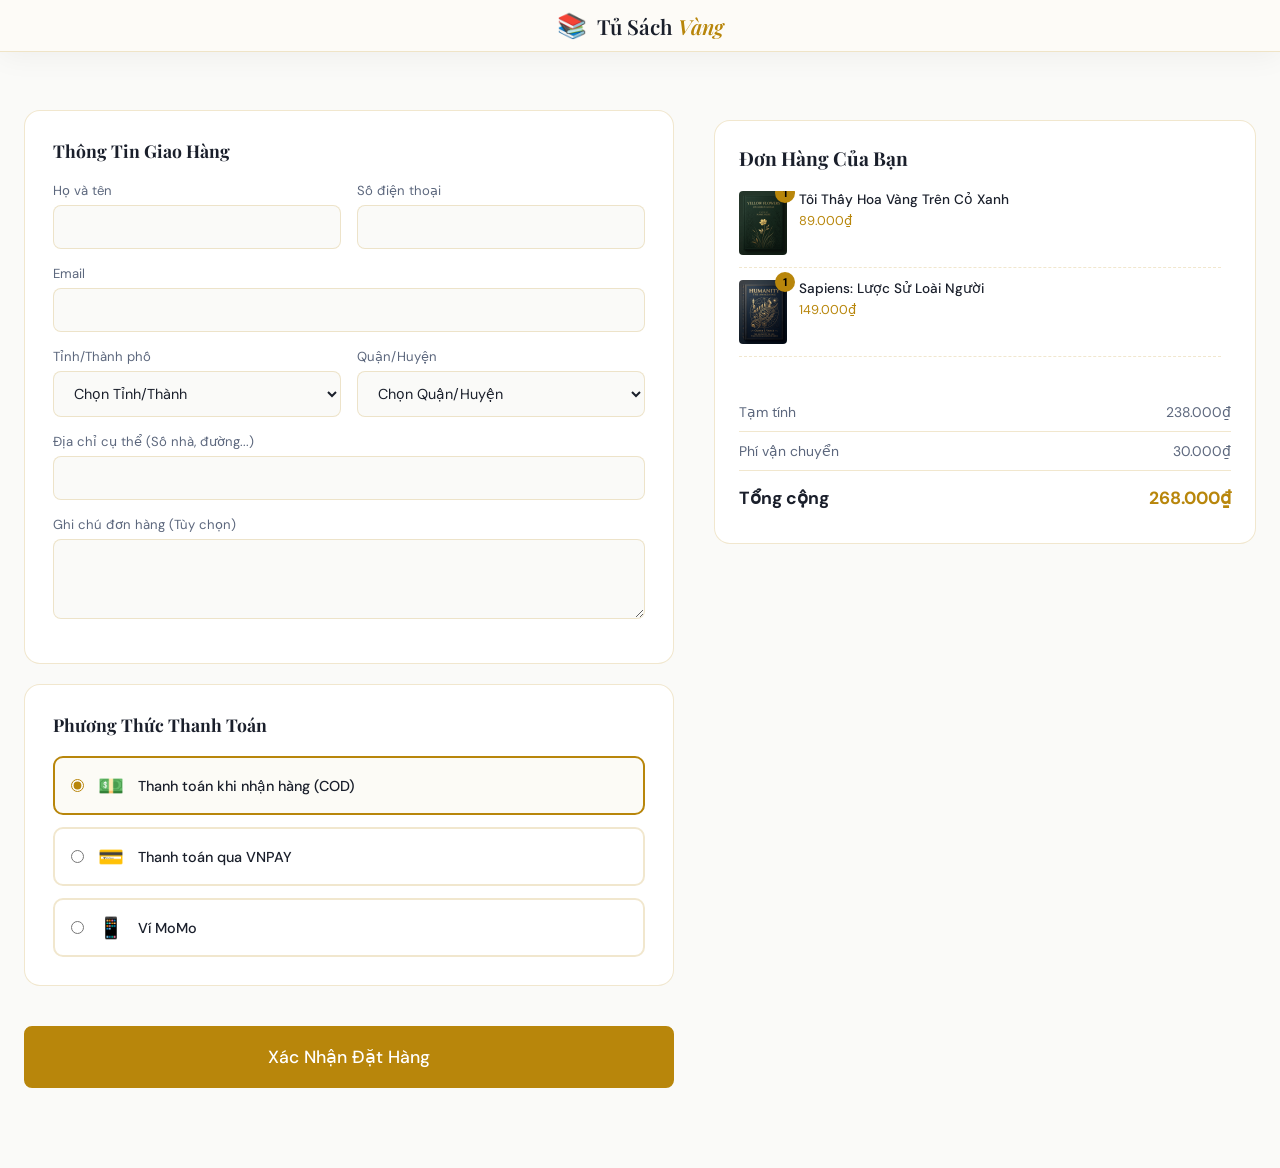
<file: checkout.html>
<!DOCTYPE html>
<html lang="vi">
<head>
  <meta charset="UTF-8" />
  <meta name="viewport" content="width=device-width, initial-scale=1.0" />
  <title>Thanh Toán — Tủ Sách Vàng</title>
  <link rel="preconnect" href="https://fonts.googleapis.com" />
  <link href="https://fonts.googleapis.com/css2?family=Playfair+Display:ital,wght@0,400;0,600;0,700;1,400;1,600&family=DM+Sans:wght@300;400;500;600&family=Cormorant+Garamond:ital,wght@0,300;0,400;0,600;1,300;1,400&display=swap" rel="stylesheet" />
  <link rel="stylesheet" href="css/main.css" />
  <link rel="stylesheet" href="css/components.css" />
  <link rel="stylesheet" href="css/animations.css" />
</head>
<body>
<div id="toast-container" class="toast-container"></div>

<header id="main-header" class="header scrolled">
  <div class="container header__inner" style="justify-content:center;">
    <a href="index.html" class="logo"><span class="logo__icon">📚</span><span class="logo__text">Tủ Sách <em>Vàng</em></span></a>
  </div>
</header>

<main>
  <div class="container">
    <div class="checkout-layout">
      
      <!-- FORM SECTION -->
      <form id="checkout-form">
        <div class="checkout-section">
          <h3>Thông Tin Giao Hàng</h3>
          <div class="form-row">
            <div class="form-group"><label>Họ và tên</label><input type="text" required /></div>
            <div class="form-group"><label>Số điện thoại</label><input type="tel" required /></div>
          </div>
          <div class="form-group"><label>Email</label><input type="email" required /></div>
          <div class="form-row">
            <div class="form-group">
              <label>Tỉnh/Thành phố</label>
              <select required>
                <option value="">Chọn Tỉnh/Thành</option>
                <option value="hcm">Hồ Chí Minh</option>
                <option value="hn">Hà Nội</option>
                <option value="dn">Đà Nẵng</option>
              </select>
            </div>
            <div class="form-group">
              <label>Quận/Huyện</label>
              <select required><option value="">Chọn Quận/Huyện</option><option value="q1">Quận 1</option></select>
            </div>
          </div>
          <div class="form-group"><label>Địa chỉ cụ thể (Số nhà, đường...)</label><input type="text" required /></div>
          <div class="form-group"><label>Ghi chú đơn hàng (Tùy chọn)</label><textarea rows="3"></textarea></div>
        </div>

        <div class="checkout-section">
          <h3>Phương Thức Thanh Toán</h3>
          <div class="payment-methods">
            <label class="payment-option selected">
              <input type="radio" name="payment" value="cod" checked />
              <span class="payment-option__logo">💵</span>
              <span class="payment-option__name">Thanh toán khi nhận hàng (COD)</span>
            </label>
            <label class="payment-option">
              <input type="radio" name="payment" value="vnpay" />
              <span class="payment-option__logo">💳</span>
              <span class="payment-option__name">Thanh toán qua VNPAY</span>
            </label>
            <label class="payment-option">
              <input type="radio" name="payment" value="momo" />
              <span class="payment-option__logo">📱</span>
              <span class="payment-option__name">Ví MoMo</span>
            </label>
          </div>
        </div>

        <button type="submit" class="btn btn--gold btn--full" style="padding:18px;font-size:1.1rem;margin-top:20px;">Xác Nhận Đặt Hàng</button>
      </form>

      <!-- ORDER SUMMARY -->
      <aside class="order-summary" style="top:120px;">
        <h3>Đơn Hàng Của Bạn</h3>
        <div id="checkout-items" style="margin-bottom:24px;max-height:300px;overflow-y:auto;padding-right:10px;"></div>
        
        <div class="summary-row"><span>Tạm tính</span><span id="co-subtotal">0₫</span></div>
        <div class="summary-row"><span>Phí vận chuyển</span><span id="co-shipping">30.000₫</span></div>
        <div class="summary-row summary-row--total"><span>Tổng cộng</span><span id="co-total" style="color:var(--gold);">0₫</span></div>
      </aside>

    </div>
  </div>
</main>

<script src="js/data.js"></script>
<script src="js/cart.js"></script>
<script>
document.addEventListener('DOMContentLoaded', () => {
  let items = JSON.parse(localStorage.getItem('tsv_cart') || '[]');
  if(items.length === 0) {
    // Demo mode: Inject dummy items so the checkout page can be previewed directly via URL
    items = [{ id: 1, qty: 1 }];
    localStorage.setItem('tsv_cart', JSON.stringify(items));
  }

  const container = document.getElementById('checkout-items');
  let subtotal = 0;

  container.innerHTML = items.map(item => {
    const b = BOOKS.find(b => b.id === item.id);
    if (!b) return '';
    subtotal += b.price * item.qty;
    return `
      <div style="display:flex;gap:12px;margin-bottom:12px;padding-bottom:12px;border-bottom:1px dashed var(--border);">
        <div style="width:48px;height:64px;position:relative;">
          <div style="width:100%;height:100%;background:var(--surface);border-radius:4px;overflow:hidden;display:flex;align-items:center;justify-content:center;">
            ${b.emoji}
          </div>
          <span style="position:absolute;top:-8px;right:-8px;background:var(--gold);color:#000;width:20px;height:20px;border-radius:50%;display:flex;align-items:center;justify-content:center;font-size:0.7rem;font-weight:700;z-index:2;">${item.qty}</span>
        </div>
        <div style="flex:1;">
          <div style="font-size:0.85rem;color:var(--text);font-weight:500;">${b.title}</div>
          <div style="font-size:0.8rem;color:var(--gold);margin-top:4px;">${(b.price * item.qty).toLocaleString('vi-VN')}₫</div>
        </div>
      </div>`;
  }).join('');

  document.getElementById('co-subtotal').textContent = subtotal.toLocaleString('vi-VN') + '₫';
  const shipping = subtotal > 299000 ? 0 : 30000;
  document.getElementById('co-shipping').textContent = shipping === 0 ? 'Miễn phí' : '30.000₫';
  if(shipping === 0) document.getElementById('co-shipping').style.color = 'var(--accent-green)';
  document.getElementById('co-total').textContent = (subtotal + shipping).toLocaleString('vi-VN') + '₫';

  // Payment UI
  document.querySelectorAll('.payment-option input').forEach(input => {
    input.addEventListener('change', () => {
      document.querySelectorAll('.payment-option').forEach(opt => opt.classList.remove('selected'));
      input.closest('.payment-option').classList.add('selected');
    });
  });

  // Submit
  document.getElementById('checkout-form').addEventListener('submit', (e) => {
    e.preventDefault();
    localStorage.removeItem('tsv_cart');
    document.body.innerHTML = `
      <div style="height:100vh;display:flex;flex-direction:column;align-items:center;justify-content:center;background:var(--bg);color:var(--text);text-align:center;">
        <div style="font-size:5rem;margin-bottom:20px;animation:fadeUp 0.6s forwards;">🎉</div>
        <h1 style="font-family:var(--font-display);color:var(--gold);margin-bottom:10px;animation:fadeUp 0.6s 0.2s forwards;opacity:0;">Đặt Hàng Thành Công!</h1>
        <p style="color:var(--text-muted);margin-bottom:30px;animation:fadeUp 0.6s 0.4s forwards;opacity:0;">Cảm ơn bạn đã mua sắm tại Tủ Sách Vàng. Đơn hàng sẽ sớm được giao.</p>
        <a href="index.html" class="btn btn--gold" style="animation:fadeUp 0.6s 0.6s forwards;opacity:0;">Về Trang Chủ</a>
      </div>
    `;
  });
});
</script>
</body>
</html>
</file>
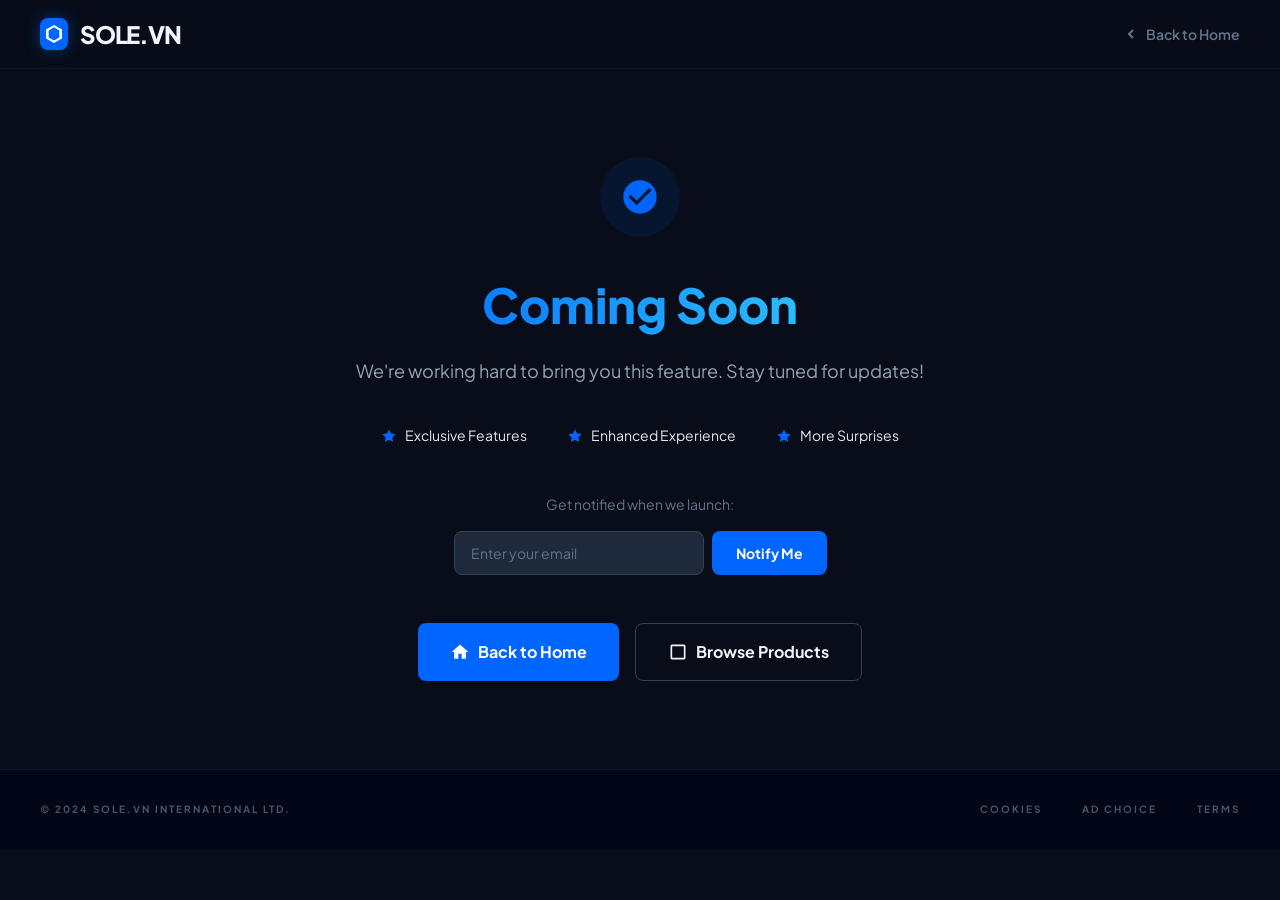
<file: coming-soon.html>
<!doctype html>
<html lang="en">
  <head>
    <meta charset="UTF-8" />
    <meta name="viewport" content="width=device-width, initial-scale=1.0" />
    <title>Coming Soon - SOLE.VN</title>
    <link
      href="https://fonts.googleapis.com/css2?family=Plus+Jakarta+Sans:wght@400;500;600;700;800;900&display=swap"
      rel="stylesheet"
    />
    <link rel="stylesheet" href="styles.css" />
  </head>
  <body>
    <!-- Header -->
    <header class="collection-header">
      <div class="header-container">
        <div class="header-left">
          <a href="index.html" class="logo">
            <div class="logo-icon">
              <svg viewBox="0 0 18 20">
                <path
                  d="M9 0L0 5v10l9 5 9-5V5L9 0zm0 2.5L15 6v8l-6 3.33L3 14V6l6-3.5z"
                />
              </svg>
            </div>
            <span class="logo-text">SOLE.VN</span>
          </a>
        </div>
        <div class="header-right">
          <a href="index.html" class="btn-back-home">
            <svg viewBox="0 0 10 10"><path d="M5 1L1 5l4 4" /></svg>
            Back to Home
          </a>
        </div>
      </div>
    </header>

    <!-- Main Content -->
    <main class="coming-soon-main">
      <div class="coming-soon-content">
        <div class="coming-soon-icon">
          <svg viewBox="0 0 24 24">
            <path
              d="M12 2C6.48 2 2 6.48 2 12s4.48 10 10 10 10-4.48 10-10S17.52 2 12 2zm-2 15l-5-5 1.41-1.41L10 14.17l7.59-7.59L19 8l-9 9z"
            />
          </svg>
        </div>
        <h1 class="coming-soon-title">Coming Soon</h1>
        <p class="coming-soon-description">
          We're working hard to bring you this feature. Stay tuned for updates!
        </p>
        <div class="coming-soon-features">
          <div class="feature-item">
            <svg viewBox="0 0 24 24">
              <path
                d="M12 2l3.09 6.26L22 9.27l-5 4.87 1.18 6.88L12 17.77l-6.18 3.25L7 14.14 2 9.27l6.91-1.01L12 2z"
              />
            </svg>
            <span>Exclusive Features</span>
          </div>
          <div class="feature-item">
            <svg viewBox="0 0 24 24">
              <path
                d="M12 2l3.09 6.26L22 9.27l-5 4.87 1.18 6.88L12 17.77l-6.18 3.25L7 14.14 2 9.27l6.91-1.01L12 2z"
              />
            </svg>
            <span>Enhanced Experience</span>
          </div>
          <div class="feature-item">
            <svg viewBox="0 0 24 24">
              <path
                d="M12 2l3.09 6.26L22 9.27l-5 4.87 1.18 6.88L12 17.77l-6.18 3.25L7 14.14 2 9.27l6.91-1.01L12 2z"
              />
            </svg>
            <span>More Surprises</span>
          </div>
        </div>
        <div class="notify-section">
          <p class="notify-text">Get notified when we launch:</p>
          <div class="notify-form">
            <input type="email" placeholder="Enter your email" />
            <button class="notify-btn">Notify Me</button>
          </div>
        </div>
        <div class="back-actions">
          <a href="index.html" class="action-btn primary">
            <svg viewBox="0 0 24 24">
              <path d="M10 20v-6h4v6h5v-8h3L12 3 2 12h3v8z" />
            </svg>
            Back to Home
          </a>
          <a href="product-collection.html" class="action-btn secondary">
            <svg viewBox="0 0 24 24">
              <path
                d="M19 3H5c-1.1 0-2 .9-2 2v14c0 1.1.9 2 2 2h14c1.1 0 2-.9 2-2V5c0-1.1-.9-2-2-2zm0 16H5V5h14v14z"
              />
            </svg>
            Browse Products
          </a>
        </div>
      </div>
    </main>

    <!-- Footer -->
    <footer class="collection-footer">
      <div class="footer-content">
        <span>© 2024 SOLE.VN INTERNATIONAL LTD.</span>
        <div class="footer-links">
          <a href="#">COOKIES</a>
          <a href="#">AD CHOICE</a>
          <a href="#">TERMS</a>
        </div>
      </div>
    </footer>
  </body>
</html>
</file>
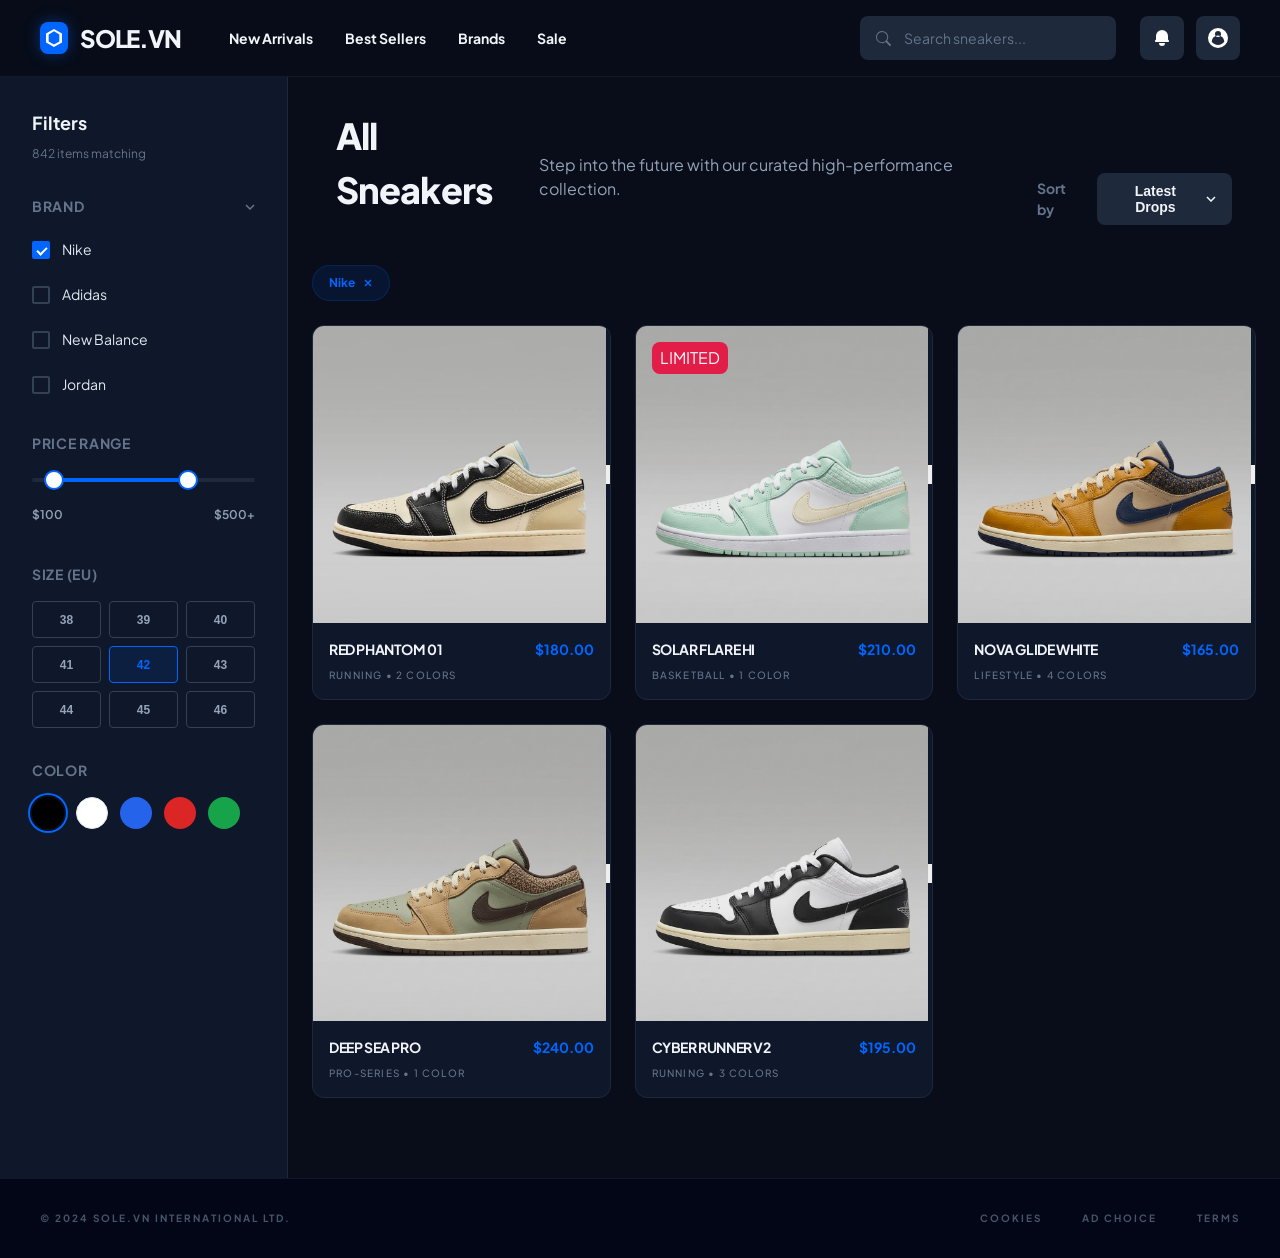
<file: product-collection.html>
<!doctype html>
<html lang="en">
  <head>
    <meta charset="UTF-8" />
    <meta name="viewport" content="width=device-width, initial-scale=1.0" />
    <title>Product Collection - SOLE.VN</title>
    <link
      href="https://fonts.googleapis.com/css2?family=Plus+Jakarta+Sans:wght@400;500;600;700;800;900&display=swap"
      rel="stylesheet"
    />
    <link rel="stylesheet" href="styles.css" />
  </head>
  <body>
    <!-- Header -->
    <header class="collection-header">
      <div class="header-container">
        <div class="header-left">
          <a href="index.html" class="logo">
            <div class="logo-icon">
              <svg viewBox="0 0 18 20">
                <path
                  d="M9 0L0 5v10l9 5 9-5V5L9 0zm0 2.5L15 6v8l-6 3.33L3 14V6l6-3.5z"
                />
              </svg>
            </div>
            <span class="logo-text">SOLE.VN</span>
          </a>
          <nav class="nav-links">
            <a href="coming-soon.html">New Arrivals</a>
            <a href="coming-soon.html">Best Sellers</a>
            <a href="coming-soon.html">Brands</a>
            <a href="coming-soon.html">Sale</a>
          </nav>
        </div>
        <div class="nav-right">
          <div class="search-box">
            <svg viewBox="0 0 16 16">
              <path
                d="M11.742 10.344a6.5 6.5 0 1 0-1.397 1.398h-.001c.03.04.062.078.098.115l3.85 3.85a1 1 0 0 0 1.415-1.414l-3.85-3.85a1.007 1.007 0 0 0-.115-.1zM12 6.5a5.5 5.5 0 1 1-11 0 5.5 5.5 0 0 1 11 0z"
              />
            </svg>
            <input type="text" placeholder="Search sneakers..." />
          </div>
          <div class="nav-icons">
            <a href="coming-soon.html" class="nav-icon">
              <svg viewBox="0 0 20 20">
                <path
                  d="M10 2a6 6 0 0 0-6 6v3.586l-.707.707A1 1 0 0 0 4 14h12a1 1 0 0 0 .707-1.707L16 11.586V8a6 6 0 0 0-6-6zM10 18a3 3 0 0 1-3-3h6a3 3 0 0 1-3 3z"
                />
              </svg>
            </a>
            <a href="coming-soon.html" class="nav-icon">
              <svg viewBox="0 0 20 20">
                <path
                  d="M10 0a10 10 0 1 0 10 10A10 10 0 0 0 10 0zm0 3a3 3 0 1 1 0 6 3 3 0 0 1 0-6zm0 14a8 8 0 0 1-6.32-3.16 5 5 0 0 1 12.64 0A8 8 0 0 1 10 17z"
                />
              </svg>
            </a>
          </div>
        </div>
      </div>
    </header>

    <!-- Main Content -->
    <main class="collection-main">
      <!-- Sidebar Filters -->
      <aside class="filters-sidebar">
        <div class="filters-header">
          <h3>Filters</h3>
          <span class="items-count">842 items matching</span>
        </div>

        <!-- Brand Filter -->
        <div class="filter-section">
          <div class="filter-title">
            <span>Brand</span>
            <svg viewBox="0 0 10 6" width="10" height="6">
              <path
                d="M1 1l4 4 4-4"
                stroke="currentColor"
                stroke-width="1.5"
                fill="none"
              />
            </svg>
          </div>
          <div class="filter-options">
            <label class="filter-checkbox">
              <input type="checkbox" checked />
              <span class="checkmark"></span>
              <span>Nike</span>
            </label>
            <label class="filter-checkbox">
              <input type="checkbox" />
              <span class="checkmark"></span>
              <span>Adidas</span>
            </label>
            <label class="filter-checkbox">
              <input type="checkbox" />
              <span class="checkmark"></span>
              <span>New Balance</span>
            </label>
            <label class="filter-checkbox">
              <input type="checkbox" />
              <span class="checkmark"></span>
              <span>Jordan</span>
            </label>
          </div>
        </div>

        <!-- Price Range Filter -->
        <div class="filter-section">
          <div class="filter-title">
            <span>Price Range</span>
          </div>
          <div class="price-slider">
            <div class="slider-track">
              <div class="slider-fill"></div>
              <div class="slider-thumb left"></div>
              <div class="slider-thumb right"></div>
            </div>
            <div class="price-labels">
              <span>$100</span>
              <span>$500+</span>
            </div>
          </div>
        </div>

        <!-- Size Filter -->
        <div class="filter-section">
          <div class="filter-title">
            <span>Size (EU)</span>
          </div>
          <div class="size-grid">
            <button class="size-btn">38</button>
            <button class="size-btn">39</button>
            <button class="size-btn">40</button>
            <button class="size-btn">41</button>
            <button class="size-btn active">42</button>
            <button class="size-btn">43</button>
            <button class="size-btn">44</button>
            <button class="size-btn">45</button>
            <button class="size-btn">46</button>
          </div>
        </div>

        <!-- Color Filter -->
        <div class="filter-section">
          <div class="filter-title">
            <span>Color</span>
          </div>
          <div class="color-options">
            <button class="color-btn black active"></button>
            <button class="color-btn white"></button>
            <button class="color-btn blue"></button>
            <button class="color-btn red"></button>
            <button class="color-btn green"></button>
          </div>
        </div>
      </aside>

      <!-- Products Grid -->
      <section class="products-area">
        <div class="products-header">
          <h1>All Sneakers</h1>
          <p>
            Step into the future with our curated high-performance collection.
          </p>
          <div class="sort-container">
            <span>Sort by</span>
            <button class="sort-btn">
              Latest Drops
              <svg viewBox="0 0 10 6" width="10" height="6">
                <path
                  d="M1 1l4 4 4-4"
                  stroke="currentColor"
                  stroke-width="1.5"
                  fill="none"
                />
              </svg>
            </button>
          </div>
        </div>

        <div class="active-filters">
          <span class="filter-tag">
            Nike
            <svg viewBox="0 0 10 10" width="10" height="10">
              <path
                d="M2 2l6 6M8 2l-6 6"
                stroke="currentColor"
                stroke-width="1.5"
              />
            </svg>
          </span>
        </div>

        <div class="products-grid">
          <!-- Product 1 -->
          <div
            class="product-card"
            onclick="window.location.href = 'product-detail.html'"
            style="cursor: pointer"
          >
            <div class="product-image">
              <img
                src="images/6.png"
                alt="RED PHANTOM 01"
                class="product-img"
              />
              <button class="wishlist-btn" onclick="event.stopPropagation()">
                <svg viewBox="0 0 20 18">
                  <path
                    d="M10 15.27L16.18 19l-1.64-7.03L20 7.24l-7.19-.61L10 0 7.19 6.63 0 7.24l5.46 4.73L3.82 19z"
                  />
                </svg>
              </button>
              <button
                class="add-to-cart-btn"
                onclick="
                  event.stopPropagation();
                  window.location.href = 'checkout.html';
                "
              >
                <svg viewBox="0 0 24 24">
                  <path
                    d="M7 18c-1.1 0-1.99.9-1.99 2S5.9 22 7 22s2-.9 2-2-.9-2-2-2zM1 2v2h2l3.6 7.59-1.35 2.45c-.16.28-.25.61-.25.96 0 1.1.9 2 2 2h12v-2H7.42c-.14 0-.25-.11-.25-.25l.03-.12.9-1.63h7.45c.75 0 1.41-.41 1.75-1.03l3.58-6.49c.08-.14.12-.31.12-.48 0-.55-.45-1-1-1H5.21l-.94-2H1zm16 16c-1.1 0-1.99.9-1.99 2s.89 2 1.99 2 2-.9 2-2-.9-2-2-2z"
                  />
                </svg>
              </button>
            </div>
            <div class="product-info">
              <div class="product-name-price">
                <span class="product-name">RED PHANTOM 01</span>
                <span class="product-price">$180.00</span>
              </div>
              <div class="product-meta">Running • 2 Colors</div>
            </div>
          </div>

          <!-- Product 2 -->
          <div
            class="product-card"
            onclick="window.location.href = 'product-detail.html'"
            style="cursor: pointer"
          >
            <div class="product-image">
              <img
                src="images/7.png"
                alt="SOLAR FLARE HI"
                class="product-img"
              />
              <span class="product-badge">LIMITED</span>
              <button class="wishlist-btn" onclick="event.stopPropagation()">
                <svg viewBox="0 0 20 18">
                  <path
                    d="M10 15.27L16.18 19l-1.64-7.03L20 7.24l-7.19-.61L10 0 7.19 6.63 0 7.24l5.46 4.73L3.82 19z"
                  />
                </svg>
              </button>
              <button
                class="add-to-cart-btn"
                onclick="
                  event.stopPropagation();
                  window.location.href = 'checkout.html';
                "
              >
                <svg viewBox="0 0 24 24">
                  <path
                    d="M7 18c-1.1 0-1.99.9-1.99 2S5.9 22 7 22s2-.9 2-2-.9-2-2-2zM1 2v2h2l3.6 7.59-1.35 2.45c-.16.28-.25.61-.25.96 0 1.1.9 2 2 2h12v-2H7.42c-.14 0-.25-.11-.25-.25l.03-.12.9-1.63h7.45c.75 0 1.41-.41 1.75-1.03l3.58-6.49c.08-.14.12-.31.12-.48 0-.55-.45-1-1-1H5.21l-.94-2H1zm16 16c-1.1 0-1.99.9-1.99 2s.89 2 1.99 2 2-.9 2-2-.9-2-2-2z"
                  />
                </svg>
              </button>
            </div>
            <div class="product-info">
              <div class="product-name-price">
                <span class="product-name">SOLAR FLARE HI</span>
                <span class="product-price">$210.00</span>
              </div>
              <div class="product-meta">Basketball • 1 Color</div>
            </div>
          </div>

          <!-- Product 3 -->
          <div
            class="product-card"
            onclick="window.location.href = 'product-detail.html'"
            style="cursor: pointer"
          >
            <div class="product-image">
              <img
                src="images/8.png"
                alt="NOVA GLIDE WHITE"
                class="product-img"
              />
              <button class="wishlist-btn" onclick="event.stopPropagation()">
                <svg viewBox="0 0 20 18">
                  <path
                    d="M10 15.27L16.18 19l-1.64-7.03L20 7.24l-7.19-.61L10 0 7.19 6.63 0 7.24l5.46 4.73L3.82 19z"
                  />
                </svg>
              </button>
              <button
                class="add-to-cart-btn"
                onclick="
                  event.stopPropagation();
                  window.location.href = 'checkout.html';
                "
              >
                <svg viewBox="0 0 24 24">
                  <path
                    d="M7 18c-1.1 0-1.99.9-1.99 2S5.9 22 7 22s2-.9 2-2-.9-2-2-2zM1 2v2h2l3.6 7.59-1.35 2.45c-.16.28-.25.61-.25.96 0 1.1.9 2 2 2h12v-2H7.42c-.14 0-.25-.11-.25-.25l.03-.12.9-1.63h7.45c.75 0 1.41-.41 1.75-1.03l3.58-6.49c.08-.14.12-.31.12-.48 0-.55-.45-1-1-1H5.21l-.94-2H1zm16 16c-1.1 0-1.99.9-1.99 2s.89 2 1.99 2 2-.9 2-2-.9-2-2-2z"
                  />
                </svg>
              </button>
            </div>
            <div class="product-info">
              <div class="product-name-price">
                <span class="product-name">NOVA GLIDE WHITE</span>
                <span class="product-price">$165.00</span>
              </div>
              <div class="product-meta">Lifestyle • 4 Colors</div>
            </div>
          </div>

          <!-- Product 4 -->
          <div
            class="product-card"
            onclick="window.location.href = 'product-detail.html'"
            style="cursor: pointer"
          >
            <div class="product-image">
              <img src="images/9.png" alt="DEEP SEA PRO" class="product-img" />
              <button class="wishlist-btn" onclick="event.stopPropagation()">
                <svg viewBox="0 0 20 18">
                  <path
                    d="M10 15.27L16.18 19l-1.64-7.03L20 7.24l-7.19-.61L10 0 7.19 6.63 0 7.24l5.46 4.73L3.82 19z"
                  />
                </svg>
              </button>
              <button
                class="add-to-cart-btn"
                onclick="
                  event.stopPropagation();
                  window.location.href = 'checkout.html';
                "
              >
                <svg viewBox="0 0 24 24">
                  <path
                    d="M7 18c-1.1 0-1.99.9-1.99 2S5.9 22 7 22s2-.9 2-2-.9-2-2-2zM1 2v2h2l3.6 7.59-1.35 2.45c-.16.28-.25.61-.25.96 0 1.1.9 2 2 2h12v-2H7.42c-.14 0-.25-.11-.25-.25l.03-.12.9-1.63h7.45c.75 0 1.41-.41 1.75-1.03l3.58-6.49c.08-.14.12-.31.12-.48 0-.55-.45-1-1-1H5.21l-.94-2H1zm16 16c-1.1 0-1.99.9-1.99 2s.89 2 1.99 2 2-.9 2-2-.9-2-2-2z"
                  />
                </svg>
              </button>
            </div>
            <div class="product-info">
              <div class="product-name-price">
                <span class="product-name">DEEP SEA PRO</span>
                <span class="product-price">$240.00</span>
              </div>
              <div class="product-meta">Pro-Series • 1 Color</div>
            </div>
          </div>

          <!-- Product 5 -->
          <div
            class="product-card"
            onclick="window.location.href = 'product-detail.html'"
            style="cursor: pointer"
          >
            <div class="product-image">
              <img
                src="images/10.png"
                alt="CYBER RUNNER V2"
                class="product-img"
              />
              <button class="wishlist-btn" onclick="event.stopPropagation()">
                <svg viewBox="0 0 20 18">
                  <path
                    d="M10 15.27L16.18 19l-1.64-7.03L20 7.24l-7.19-.61L10 0 7.19 6.63 0 7.24l5.46 4.73L3.82 19z"
                  />
                </svg>
              </button>
              <button
                class="add-to-cart-btn"
                onclick="
                  event.stopPropagation();
                  window.location.href = 'checkout.html';
                "
              >
                <svg viewBox="0 0 24 24">
                  <path
                    d="M7 18c-1.1 0-1.99.9-1.99 2S5.9 22 7 22s2-.9 2-2-.9-2-2-2zM1 2v2h2l3.6 7.59-1.35 2.45c-.16.28-.25.61-.25.96 0 1.1.9 2 2 2h12v-2H7.42c-.14 0-.25-.11-.25-.25l.03-.12.9-1.63h7.45c.75 0 1.41-.41 1.75-1.03l3.58-6.49c.08-.14.12-.31.12-.48 0-.55-.45-1-1-1H5.21l-.94-2H1zm16 16c-1.1 0-1.99.9-1.99 2s.89 2 1.99 2 2-.9 2-2-.9-2-2-2z"
                  />
                </svg>
              </button>
            </div>
            <div class="product-info">
              <div class="product-name-price">
                <span class="product-name">CYBER RUNNER V2</span>
                <span class="product-price">$195.00</span>
              </div>
              <div class="product-meta">Running • 3 Colors</div>
            </div>
          </div>
        </div>
      </section>
    </main>

    <!-- Footer -->
    <footer class="collection-footer">
      <div class="footer-content">
        <span>© 2024 SOLE.VN INTERNATIONAL LTD.</span>
        <div class="footer-links">
          <a href="#">COOKIES</a>
          <a href="#">AD CHOICE</a>
          <a href="#">TERMS</a>
        </div>
      </div>
    </footer>
  </body>
</html>
</file>
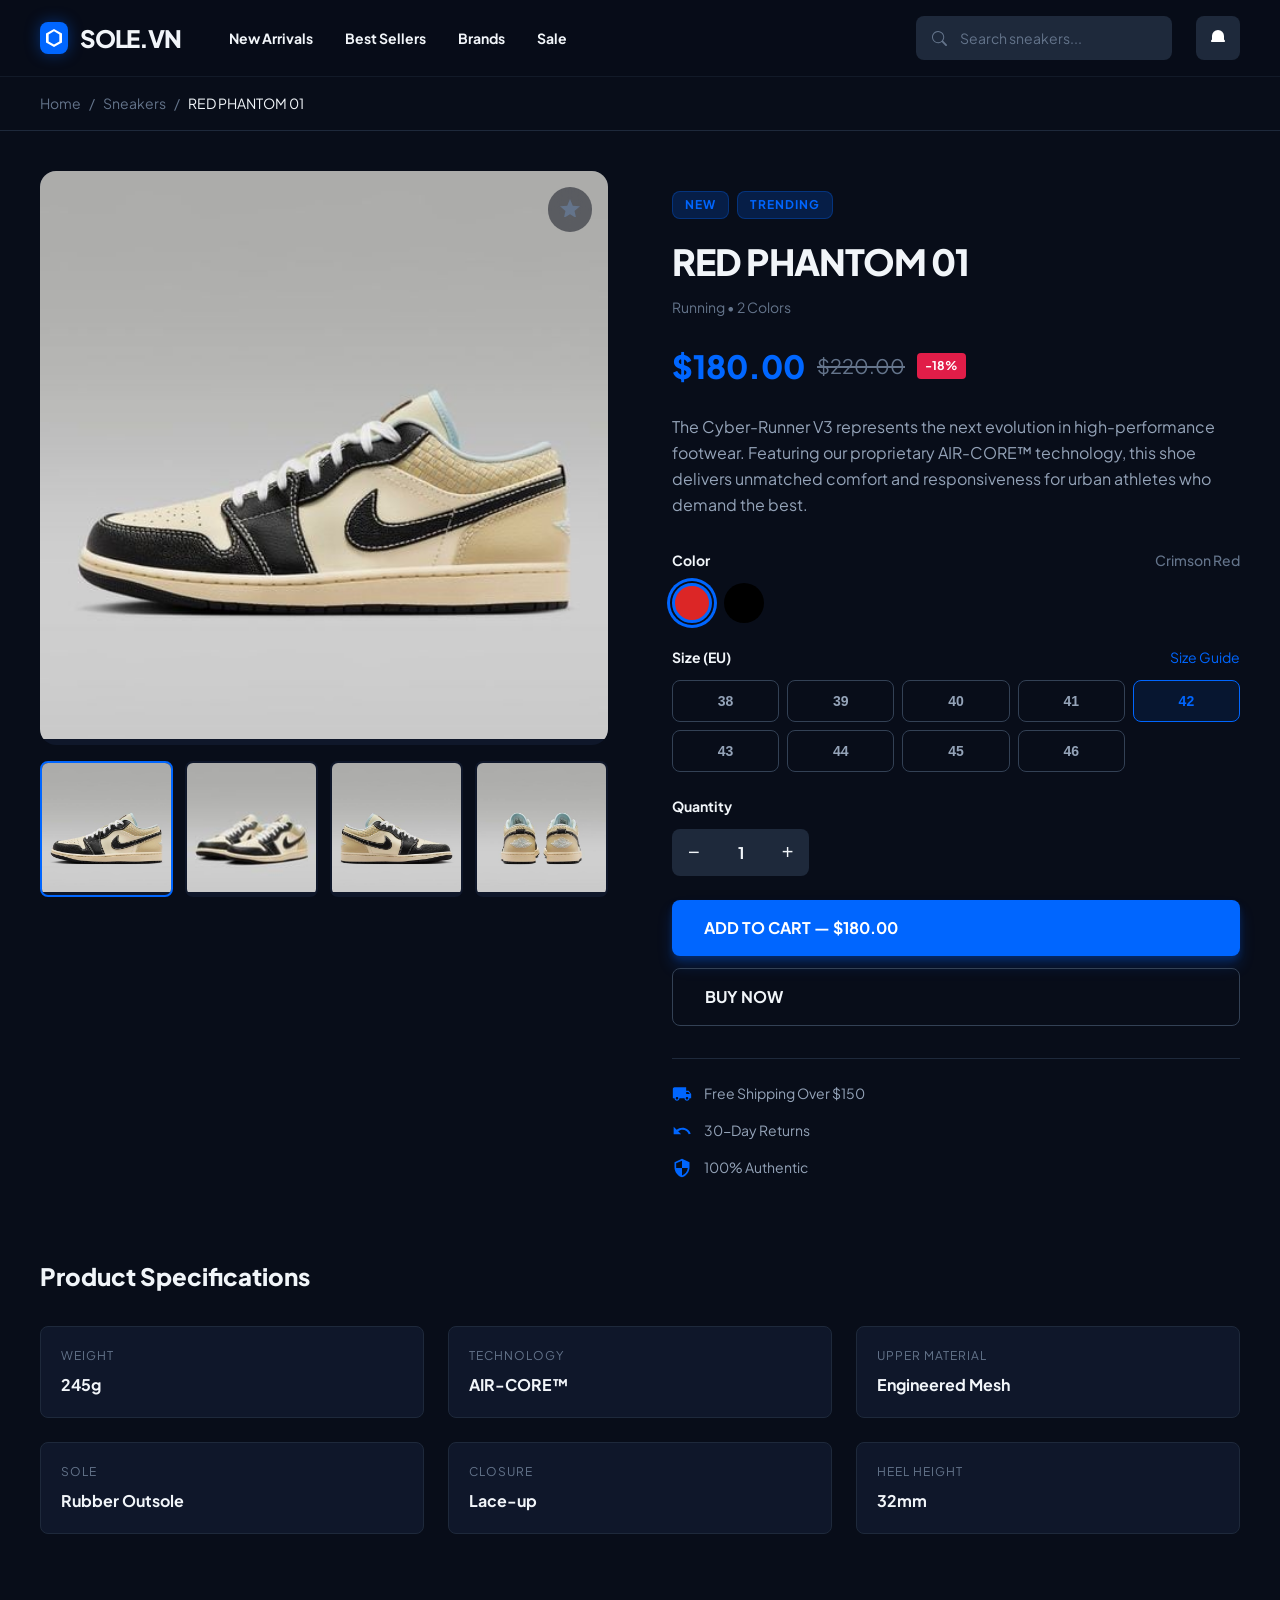
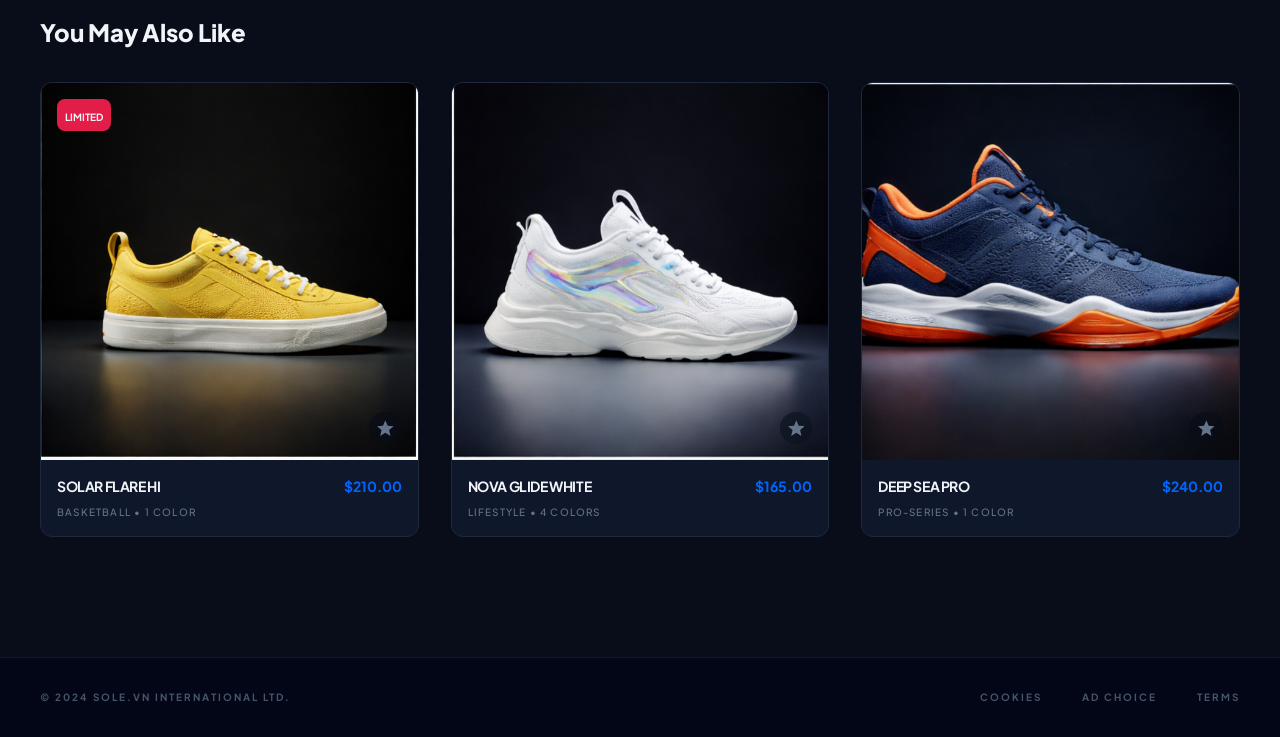
<file: product-detail.html>
<!doctype html>
<html lang="en">
  <head>
    <meta charset="UTF-8" />
    <meta name="viewport" content="width=device-width, initial-scale=1.0" />
    <title>RED PHANTOM 01 - SOLE.VN</title>
    <link
      href="https://fonts.googleapis.com/css2?family=Plus+Jakarta+Sans:wght@400;500;600;700;800;900&display=swap"
      rel="stylesheet"
    />
    <link rel="stylesheet" href="styles.css" />
  </head>
  <body>
    <!-- Header -->
    <header class="collection-header">
      <div class="header-container">
        <div class="header-left">
          <a href="index.html" class="logo">
            <div class="logo-icon">
              <svg viewBox="0 0 18 20">
                <path
                  d="M9 0L0 5v10l9 5 9-5V5L9 0zm0 2.5L15 6v8l-6 3.33L3 14V6l6-3.5z"
                />
              </svg>
            </div>
            <span class="logo-text">SOLE.VN</span>
          </a>
          <nav class="nav-links">
            <a href="coming-soon.html">New Arrivals</a>
            <a href="coming-soon.html">Best Sellers</a>
            <a href="coming-soon.html">Brands</a>
            <a href="coming-soon.html">Sale</a>
          </nav>
        </div>
        <div class="nav-right">
          <div class="search-box">
            <svg viewBox="0 0 16 16">
              <path
                d="M11.742 10.344a6.5 6.5 0 1 0-1.397 1.398h-.001c.03.04.062.078.098.115l3.85 3.85a1 1 0 0 0 1.415-1.414l-3.85-3.85a1.007 1.007 0 0 0-.115-.1zM12 6.5a5.5 5.5 0 1 1-11 0 5.5 5.5 0 0 1 11 0z"
              />
            </svg>
            <input type="text" placeholder="Search sneakers..." />
          </div>
          <div class="nav-icons">
            <a href="coming-soon.html" class="nav-icon">
              <svg viewBox="0 0 20 20">
                <path
                  d="M10 2a6 6 0 0 0-6 6v3.586l-.707.707A1 1 0 0 0 4 14h12a1 1 0 0 0 .707-1.707L16 11.586V8a6 6 0 0 0-6-6zM10 18a3 3 0
                />
              </svg>
            </a>
            <a href="#" class="nav-icon">
              <svg viewBox="0 0 20 20">
                <path
                  d="M10 0a10 10 0 1 0 10 10A10 10 0 0 0 10 0zm0 3a3 3 0 1 1 0 6 3 3 0 0 1 0-6zm0 14a8 8 0 0 1-6.32-3.16 5 5 0 0 1 12.64 0A8 8 0 0 1 10 17z"
                />
              </svg>
            </a>
          </div>
        </div>
      </div>
    </header>

    <!-- Breadcrumb -->
    <div class="breadcrumb">
      <div class="breadcrumb-container">
        <a href="index.html">Home</a>
        <span>/</span>
        <a href="product-collection.html">Sneakers</a>
        <span>/</span>
        <span class="current">RED PHANTOM 01</span>
      </div>
    </div>

    <!-- Product Detail -->
    <main class="product-detail">
      <div class="product-detail-container">
        <!-- Product Gallery -->
        <div class="product-gallery">
          <div class="gallery-main">
            <img src="images/14.png" alt="RED PHANTOM 01" id="mainImage" />
            <button class="wishlist-btn-large">
              <svg viewBox="0 0 20 18">
                <path
                  d="M10 15.27L16.18 19l-1.64-7.03L20 7.24l-7.19-.61L10 0 7.19 6.63 0 7.24l5.46 4.73L3.82 19z"
                />
              </svg>
            </button>
          </div>
          <div class="gallery-thumbnails">
            <button
              class="thumbnail active"
              onclick="changeImage('images/14.png')"
            >
              <img src="images/14.png" alt="Thumbnail 1" />
            </button>
            <button class="thumbnail" onclick="changeImage('images/16.png')">
              <img src="images/16.png" alt="Thumbnail 2" />
            </button>
            <button class="thumbnail" onclick="changeImage('images/17.png')">
              <img src="images/17.png" alt="Thumbnail 3" />
            </button>
            <button class="thumbnail" onclick="changeImage('images/18.png')">
              <img src="images/18.png" alt="Thumbnail 4" />
            </button>
          </div>
        </div>

        <!-- Product Info -->
        <div class="product-info-detail">
          <div class="product-badges">
            <span class="badge-new">NEW</span>
            <span class="badge-trending">TRENDING</span>
          </div>
          <h1 class="product-title">RED PHANTOM 01</h1>
          <p class="product-subtitle">Running • 2 Colors</p>

          <div class="product-price-detail">
            <span class="price-current">$180.00</span>
            <span class="price-original">$220.00</span>
            <span class="price-discount">-18%</span>
          </div>

          <p class="product-description">
            The Cyber-Runner V3 represents the next evolution in
            high-performance footwear. Featuring our proprietary AIR-CORE™
            technology, this shoe delivers unmatched comfort and responsiveness
            for urban athletes who demand the best.
          </p>

          <!-- Color Selection -->
          <div class="option-section">
            <div class="option-header">
              <span>Color</span>
              <span class="selected-option">Crimson Red</span>
            </div>
            <div class="color-options-detail">
              <button
                class="color-swatch active"
                style="background: #dc2626"
              ></button>
              <button class="color-swatch" style="background: #000000"></button>
            </div>
          </div>

          <!-- Size Selection -->
          <div class="option-section">
            <div class="option-header">
              <span>Size (EU)</span>
              <a href="#" class="size-guide">Size Guide</a>
            </div>
            <div class="size-options-detail">
              <button class="size-btn-detail">38</button>
              <button class="size-btn-detail">39</button>
              <button class="size-btn-detail">40</button>
              <button class="size-btn-detail">41</button>
              <button class="size-btn-detail active">42</button>
              <button class="size-btn-detail">43</button>
              <button class="size-btn-detail">44</button>
              <button class="size-btn-detail">45</button>
              <button class="size-btn-detail">46</button>
            </div>
          </div>

          <!-- Quantity -->
          <div class="option-section">
            <div class="option-header">
              <span>Quantity</span>
            </div>
            <div class="quantity-selector">
              <button class="qty-btn" onclick="decreaseQty()">−</button>
              <input type="number" value="1" min="1" max="10" id="quantity" />
              <button class="qty-btn" onclick="increaseQty()">+</button>
            </div>
          </div>

          <!-- Add to Cart -->
          <div class="action-buttons">
            <a href="checkout.html" class="add-to-cart-large"
              >ADD TO CART — $180.00</a
            >
            <a href="checkout.html" class="buy-now-btn">BUY NOW</a>
          </div>

          <!-- Product Features -->
          <div class="product-features">
            <div class="feature">
              <svg viewBox="0 0 24 24">
                <path
                  d="M20 8h-3V4H3c-1.1 0-2 .9-2 2v11h2c0 1.66 1.34 3 3 3s3-1.34 3-3h6c0 1.66 1.34 3 3 3s3-1.34 3-3h2v-5l-3-4zM6 18.5c-.83 0-1.5-.67-1.5-1.5s.67-1.5 1.5-1.5 1.5.67 1.5 1.5-.67 1.5-1.5 1.5zm13.5-9l1.96 2.5H17V9.5h2.5zm-1.5 9c-.83 0-1.5-.67-1.5-1.5s.67-1.5 1.5-1.5 1.5.67 1.5 1.5-.67 1.5-1.5 1.5z"
                />
              </svg>
              <span>Free Shipping Over $150</span>
            </div>
            <div class="feature">
              <svg viewBox="0 0 24 24">
                <path
                  d="M12.5 8c-2.65 0-5.05.99-6.9 2.6L2 7v9h9l-3.62-3.62c1.39-1.16 3.16-1.88 5.12-1.88 3.54 0 6.55 2.31 7.6 5.5l2.37-.78C21.08 11.03 17.15 8 12.5 8z"
                />
              </svg>
              <span>30-Day Returns</span>
            </div>
            <div class="feature">
              <svg viewBox="0 0 24 24">
                <path
                  d="M12 1L3 5v6c0 5.55 3.84 10.74 9 12 5.16-1.26 9-6.45 9-12V5l-9-4zm0 10.99h7c-.53 4.12-3.28 7.79-7 8.94V12H5V6.3l7-3.11v8.8z"
                />
              </svg>
              <span>100% Authentic</span>
            </div>
          </div>
        </div>
      </div>

      <!-- Product Specs -->
      <section class="product-specs">
        <h2>Product Specifications</h2>
        <div class="specs-grid">
          <div class="spec-item">
            <span class="spec-label">Weight</span>
            <span class="spec-value">245g</span>
          </div>
          <div class="spec-item">
            <span class="spec-label">Technology</span>
            <span class="spec-value">AIR-CORE™</span>
          </div>
          <div class="spec-item">
            <span class="spec-label">Upper Material</span>
            <span class="spec-value">Engineered Mesh</span>
          </div>
          <div class="spec-item">
            <span class="spec-label">Sole</span>
            <span class="spec-value">Rubber Outsole</span>
          </div>
          <div class="spec-item">
            <span class="spec-label">Closure</span>
            <span class="spec-value">Lace-up</span>
          </div>
          <div class="spec-item">
            <span class="spec-label">Heel Height</span>
            <span class="spec-value">32mm</span>
          </div>
        </div>
      </section>

      <!-- Related Products -->
      <section class="related-products">
        <h2>You May Also Like</h2>
        <div class="related-grid">
          <div
            class="product-card"
            onclick="window.location.href = 'product-detail.html'"
          >
            <div class="product-image">
              <img
                src="images/3.png"
                alt="SOLAR FLARE HI"
                class="product-img"
              />
              <div class="product-badge"><span>LIMITED</span></div>
              <div class="product-wishlist">
                <svg viewBox="0 0 20 18">
                  <path
                    d="M10 15.27L16.18 19l-1.64-7.03L20 7.24l-7.19-.61L10 0 7.19 6.63 0 7.24l5.46 4.73L3.82 19z"
                  />
                </svg>
              </div>
              <div class="product-add-btn">ADD TO CART</div>
            </div>
            <div class="product-info">
              <div class="product-name-price">
                <span class="product-name">SOLAR FLARE HI</span>
                <span class="product-price">$210.00</span>
              </div>
              <div class="product-meta">Basketball • 1 Color</div>
            </div>
          </div>

          <div
            class="product-card"
            onclick="window.location.href = 'product-detail.html'"
          >
            <div class="product-image">
              <img
                src="images/4.png"
                alt="NOVA GLIDE WHITE"
                class="product-img"
              />
              <div class="product-wishlist">
                <svg viewBox="0 0 20 18">
                  <path
                    d="M10 15.27L16.18 19l-1.64-7.03L20 7.24l-7.19-.61L10 0 7.19 6.63 0 7.24l5.46 4.73L3.82 19z"
                  />
                </svg>
              </div>
              <div class="product-add-btn">ADD TO CART</div>
            </div>
            <div class="product-info">
              <div class="product-name-price">
                <span class="product-name">NOVA GLIDE WHITE</span>
                <span class="product-price">$165.00</span>
              </div>
              <div class="product-meta">Lifestyle • 4 Colors</div>
            </div>
          </div>

          <div
            class="product-card"
            onclick="window.location.href = 'product-detail.html'"
          >
            <div class="product-image">
              <img src="images/5.png" alt="DEEP SEA PRO" class="product-img" />
              <div class="product-wishlist">
                <svg viewBox="0 0 20 18">
                  <path
                    d="M10 15.27L16.18 19l-1.64-7.03L20 7.24l-7.19-.61L10 0 7.19 6.63 0 7.24l5.46 4.73L3.82 19z"
                  />
                </svg>
              </div>
              <div class="product-add-btn">ADD TO CART</div>
            </div>
            <div class="product-info">
              <div class="product-name-price">
                <span class="product-name">DEEP SEA PRO</span>
                <span class="product-price">$240.00</span>
              </div>
              <div class="product-meta">Pro-Series • 1 Color</div>
            </div>
          </div>
        </div>
      </section>
    </main>

    <!-- Footer -->
    <footer class="collection-footer">
      <div class="footer-content">
        <span>© 2024 SOLE.VN INTERNATIONAL LTD.</span>
        <div class="footer-links">
          <a href="#">COOKIES</a>
          <a href="#">AD CHOICE</a>
          <a href="#">TERMS</a>
        </div>
      </div>
    </footer>

    <script>
      function changeImage(src) {
        document.getElementById("mainImage").src = src;
        document
          .querySelectorAll(".thumbnail")
          .forEach((t) => t.classList.remove("active"));
        event.target.parentElement.classList.add("active");
      }

      function increaseQty() {
        const input = document.getElementById("quantity");
        if (input.value < 10) input.value = parseInt(input.value) + 1;
      }

      function decreaseQty() {
        const input = document.getElementById("quantity");
        if (input.value > 1) input.value = parseInt(input.value) - 1;
      }
    </script>
  </body>
</html>
</file>
<file: css/main.css>
/* ===== RESET & BASE ===== */
*, *::before, *::after { box-sizing: border-box; margin: 0; padding: 0; }
html { scroll-behavior: smooth; font-size: 16px; }
body { font-family: 'DM Sans', sans-serif; background: var(--bg); color: var(--text); overflow-x: hidden; }
img { max-width: 100%; display: block; }
a { text-decoration: none; color: inherit; }

/* ===== DESIGN TOKENS ===== */
:root {
  --gold: #B8860B;
  --gold-light: #D4AF37;
  --gold-dark: #8B6508;
  --bg: #FAFAF8;
  --bg-2: #F1EFEA;
  --bg-3: #E6E2D8;
  --bg-card: #FFFFFF;
  --surface: #F8F6F0;
  --border: rgba(184, 134, 11, 0.2);
  --text: #1A1F2B;
  --text-muted: #5C677D;
  --text-dim: #8D99AE;
  --accent: #A41623;
  --accent-blue: #1D3557;
  --accent-green: #2A9D8F;
  --radius: 8px;
  --radius-lg: 16px;
  --shadow: 0 12px 40px rgba(26, 31, 43, 0.08);
  --shadow-gold: 0 12px 30px rgba(184, 134, 11, 0.2);
  --transition: 0.4s cubic-bezier(0.16, 1, 0.3, 1);
  --font-display: 'Playfair Display', serif;
  --font-body: 'DM Sans', sans-serif;
  --font-serif: 'Cormorant Garamond', serif;
}

/* ===== UTILITIES ===== */
.container { max-width: 1280px; margin: 0 auto; padding: 0 24px; }
.section { padding: 80px 0; }
.section--dark { background: var(--bg-2); }
.btn {
  display: inline-flex; align-items: center; gap: 8px;
  padding: 12px 28px; border-radius: 8px; font-family: var(--font-body);
  font-size: 0.9rem; font-weight: 500; cursor: pointer;
  border: 2px solid transparent; transition: var(--transition); white-space: nowrap;
}
.btn--gold { background: var(--gold); color: #FFFFFF; border-color: var(--gold); }
.btn--gold:hover { background: var(--gold-light); border-color: var(--gold-light); transform: translateY(-2px); box-shadow: 0 8px 24px rgba(201,168,76,0.3); }
.btn--ghost { background: transparent; color: var(--text); border-color: rgba(45,41,38,0.2); }
.btn--ghost:hover { border-color: var(--gold); color: var(--gold); }
.btn--primary { background: var(--gold); color: #0F0D0A; border-color: var(--gold); }
.btn--primary:hover { background: var(--gold-light); }
.btn--outline { background: transparent; color: var(--gold); border-color: var(--gold); }
.btn--outline:hover { background: var(--gold); color: #0F0D0A; }
.btn--full { width: 100%; justify-content: center; }
.icon-btn {
  width: 42px; height: 42px; border: none; background: transparent;
  color: var(--text); cursor: pointer; display: flex; align-items: center;
  justify-content: center; border-radius: 8px; transition: var(--transition); position: relative;
}
.icon-btn:hover { background: var(--surface); color: var(--gold); }

/* ===== SECTION HEADER ===== */
.section-header { text-align: center; margin-bottom: 48px; }
.section-tag {
  display: inline-block; font-size: 0.75rem; font-weight: 600;
  letter-spacing: 0.15em; text-transform: uppercase; color: var(--gold);
  border: 1px solid var(--gold); padding: 4px 14px; border-radius: 20px; margin-bottom: 16px;
}
.section-header h2 { font-family: var(--font-display); font-size: clamp(1.8rem, 3vw, 2.6rem); color: var(--text); line-height: 1.2; }
.section-header h2 em { color: var(--gold); font-style: italic; }
.section-more { display: inline-block; margin-top: 12px; color: var(--gold); font-size: 0.9rem; transition: var(--transition); }
.section-more:hover { gap: 8px; letter-spacing: 0.05em; }

/* ===== HEADER ===== */
.header {
  position: fixed; top: 0; left: 0; right: 0; z-index: 1000;
  padding: 16px 0; transition: var(--transition);
  background: transparent;
}
.header.scrolled {
  background: rgba(253,251,247,0.95); backdrop-filter: blur(20px);
  border-bottom: 1px solid var(--border); padding: 10px 0;
  box-shadow: 0 4px 30px rgba(0,0,0,0.05);
}
.header__inner { display: flex; align-items: center; gap: 32px; }
.logo { display: flex; align-items: center; gap: 10px; }
.logo__icon { font-size: 1.5rem; }
.logo__text { font-family: var(--font-display); font-size: 1.3rem; font-weight: 600; color: var(--text); }
.logo__text em { color: var(--gold); font-style: italic; }
.nav { display: flex; align-items: center; gap: 8px; margin-left: auto; }
.nav__link {
  padding: 8px 16px; border-radius: 8px; font-size: 0.9rem;
  color: var(--text-muted); transition: var(--transition); position: relative;
}
.nav__link:hover, .nav__link.active { color: var(--gold); }
.nav__link.active::after {
  content: ''; position: absolute; bottom: 2px; left: 50%; transform: translateX(-50%);
  width: 4px; height: 4px; border-radius: 50%; background: var(--gold);
}
.header__actions { display: flex; align-items: center; gap: 4px; }
.cart-count {
  position: absolute; top: 4px; right: 4px;
  width: 18px; height: 18px; border-radius: 50%; background: var(--accent);
  color: #fff; font-size: 0.65rem; font-weight: 700;
  display: flex; align-items: center; justify-content: center;
  opacity: 0; transform: scale(0); transition: var(--transition);
}
.cart-count.visible { opacity: 1; transform: scale(1); }
.menu-toggle { display: none; flex-direction: column; gap: 5px; }
.menu-toggle span { display: block; width: 20px; height: 2px; background: var(--text); border-radius: 2px; transition: var(--transition); }

/* ===== HERO ===== */
.hero { position: relative; height: 100vh; min-height: 600px; overflow: hidden; }
.hero__slider { height: 100%; }
.hero__slide {
  position: absolute; inset: 0; opacity: 0; transition: opacity 0.8s ease;
  background-image: var(--bg); background-size: cover; background-position: center;
}
.hero__slide.active { opacity: 1; z-index: 1; }
.hero__overlay {
  position: absolute; inset: 0;
  background: linear-gradient(135deg, rgba(253,251,247,0.85) 0%, rgba(253,251,247,0.4) 60%, transparent 100%);
}
.hero__content {
  position: relative; z-index: 2; height: 100%;
  display: flex; flex-direction: column; justify-content: center;
  padding-top: 80px;
}
.hero__tag {
  display: inline-block; font-size: 0.75rem; font-weight: 600;
  letter-spacing: 0.2em; text-transform: uppercase; color: var(--gold);
  margin-bottom: 20px; opacity: 0; animation: fadeUp 0.6s 0.2s forwards;
}
.hero__title {
  font-family: var(--font-display); font-size: clamp(2.5rem, 6vw, 5rem);
  font-weight: 700; line-height: 1.1; color: var(--text); margin-bottom: 24px;
  opacity: 0; animation: fadeUp 0.6s 0.4s forwards;
}
.hero__title em { color: var(--gold); font-style: italic; }
.hero__sub {
  font-size: 1.1rem; color: var(--text-muted); max-width: 500px;
  margin-bottom: 40px; line-height: 1.6;
  opacity: 0; animation: fadeUp 0.6s 0.6s forwards;
}
.hero__cta { display: flex; gap: 16px; flex-wrap: wrap; opacity: 0; animation: fadeUp 0.6s 0.8s forwards; }
.hero__controls {
  position: absolute; bottom: 40px; left: 50%; transform: translateX(-50%);
  z-index: 10; display: flex; align-items: center; gap: 16px;
}
.hero__prev, .hero__next {
  width: 44px; height: 44px; border-radius: 50%; border: 1px solid var(--border);
  background: rgba(253,251,247,0.7); backdrop-filter: blur(10px);
  color: var(--text); font-size: 1.5rem; cursor: pointer;
  display: flex; align-items: center; justify-content: center;
  transition: var(--transition);
}
.hero__prev:hover, .hero__next:hover { border-color: var(--gold); color: var(--gold); }
.hero__dots { display: flex; gap: 8px; }
.hero__dot {
  width: 8px; height: 8px; border-radius: 50%; border: none;
  background: rgba(45,41,38,0.2); cursor: pointer; transition: var(--transition); padding: 0;
}
.hero__dot.active { background: var(--gold); width: 24px; border-radius: 4px; }

/* ===== MARQUEE ===== */
.marquee-strip { background: var(--gold); overflow: hidden; padding: 12px 0; }
.marquee-track {
  display: flex; gap: 48px; white-space: nowrap;
  animation: marquee 30s linear infinite;
}
.marquee-track span { font-size: 0.85rem; font-weight: 600; color: #FFF; flex-shrink: 0; }

/* ===== CATEGORIES ===== */
.categories-grid {
  display: grid; grid-template-columns: repeat(6, 1fr); gap: 16px;
}
.category-card {
  background: var(--bg-card); border: 1px solid var(--border); border-radius: var(--radius);
  padding: 28px 16px; text-align: center; transition: var(--transition);
  display: flex; flex-direction: column; align-items: center; gap: 12px;
}
.category-card:hover { border-color: var(--gold); transform: translateY(-4px); box-shadow: var(--shadow-gold); }
.category-card__icon { font-size: 2rem; }
.category-card h3 { font-family: var(--font-display); font-size: 1rem; color: var(--text); }
.category-card span { font-size: 0.8rem; color: var(--text-muted); }

/* ===== BOOKS GRID ===== */
.books-grid { display: grid; grid-template-columns: repeat(auto-fill, minmax(210px, 1fr)); gap: 24px; }

/* ===== BOOK CARD ===== */
.book-card {
  background: var(--bg-card); border-radius: var(--radius); overflow: hidden;
  border: 1px solid var(--border); transition: var(--transition);
  display: flex; flex-direction: column;
}
.book-card:hover { border-color: rgba(201,168,76,0.3); box-shadow: var(--shadow); transform: translateY(-4px); }
.book-card__cover-wrap {
  position: relative; overflow: hidden;
  height: 240px; perspective: 1000px;
}
.book-card__cover-inner {
  width: 100%; height: 100%;
  position: relative; transform-style: preserve-3d; transition: transform 0.6s cubic-bezier(0.4,0,0.2,1);
}
.book-card:hover .book-card__cover-inner { transform: rotateY(-15deg) rotateX(5deg); }
.book-card__img {
  width: 100%; height: 100%; object-fit: cover;
  display: flex; align-items: center; justify-content: center;
  font-size: 4rem; background: linear-gradient(135deg, var(--surface), var(--bg-3));
}
.book-card__shadow {
  position: absolute; bottom: 0; left: 0; right: 0; height: 60%;
  background: linear-gradient(to top, rgba(253,251,247,0.9), transparent);
  opacity: 0; transition: var(--transition);
}
.book-card:hover .book-card__shadow { opacity: 1; }
.book-card__actions {
  position: absolute; bottom: 12px; left: 0; right: 0;
  display: flex; gap: 8px; justify-content: center; padding: 0 12px;
  opacity: 0; transform: translateY(12px); transition: var(--transition);
}
.book-card:hover .book-card__actions { opacity: 1; transform: translateY(0); }
.book-card__actions .btn { padding: 8px 14px; font-size: 0.8rem; }
.book-card__badge {
  position: absolute; top: 10px; left: 10px;
  background: var(--accent); color: #fff; font-size: 0.7rem; font-weight: 700;
  padding: 3px 8px; border-radius: 4px; text-transform: uppercase; letter-spacing: 0.05em;
}
.book-card__badge--new { background: var(--accent-blue); }
.book-card__badge--sale { background: var(--accent); }
.book-card__wishlist {
  position: absolute; top: 10px; right: 10px;
  width: 32px; height: 32px; border-radius: 50%; border: none;
  background: rgba(253,251,247,0.8); backdrop-filter: blur(4px);
  color: var(--text-muted); font-size: 1rem; cursor: pointer; transition: var(--transition);
  display: flex; align-items: center; justify-content: center;
}
.book-card__wishlist:hover, .book-card__wishlist.active { color: var(--accent); }
.book-card__info { padding: 12px; flex: 1; display: flex; flex-direction: column; gap: 6px; }
.book-card__cat { font-size: 0.72rem; color: var(--gold); text-transform: uppercase; letter-spacing: 0.1em; }
.book-card__title { font-family: var(--font-display); font-size: 0.95rem; color: var(--text); line-height: 1.3; flex: 1; }
.book-card__author { font-size: 0.8rem; color: var(--text-muted); }
.book-card__rating { display: flex; align-items: center; gap: 4px; }
.stars { color: var(--gold); font-size: 0.75rem; letter-spacing: -1px; }
.rating-count { font-size: 0.72rem; color: var(--text-dim); }
.book-card__price { display: flex; align-items: center; flex-wrap: nowrap; gap: 4px; margin-top: 4px; }
.price-current { font-size: 0.95rem; font-weight: 700; color: var(--gold); }
.price-original { font-size: 0.7rem; color: var(--text-dim); text-decoration: line-through; }
.price-discount { font-size: 0.7rem; color: var(--accent); font-weight: 700; }

/* ===== SKELETON ===== */
.skeleton {
  background: linear-gradient(90deg, var(--surface) 25%, var(--bg-3) 50%, var(--surface) 75%);
  background-size: 200% 100%; animation: shimmer 1.5s infinite; border-radius: 6px;
}
.skeleton-card { background: var(--bg-card); border-radius: var(--radius); border: 1px solid var(--border); overflow: hidden; }
.skeleton-img { height: 240px; }
.skeleton-body { padding: 16px; display: flex; flex-direction: column; gap: 10px; }
.skeleton-line { height: 12px; }
.skeleton-line--short { width: 60%; }
.skeleton-line--medium { width: 80%; }
.skeleton-title { height: 16px; }

/* ===== PROMO SECTION ===== */
.promo-grid { display: grid; grid-template-columns: 1fr 1fr; gap: 24px; }
.promo-stack { display: flex; flex-direction: column; gap: 24px; }
.promo-card {
  border-radius: var(--radius-lg); padding: 40px; position: relative; overflow: hidden;
  background: linear-gradient(135deg, var(--surface), var(--bg-3));
  border: 1px solid var(--border);
}
.promo-card--large { min-height: 300px; background: linear-gradient(135deg, #F4F0E6, #EAE4D6); }
.promo-card--small { flex: 1; }
.promo-card h3 { font-family: var(--font-display); font-size: 2rem; color: var(--text); line-height: 1.2; margin: 16px 0 8px; }
.promo-card h4 { font-family: var(--font-display); font-size: 1.3rem; color: var(--text); margin: 12px 0 16px; }
.promo-card p { color: var(--text-muted); margin-bottom: 24px; }
.promo-card a:not(.btn) { color: var(--gold); font-size: 0.9rem; }
.promo-badge {
  display: inline-block; font-size: 0.7rem; font-weight: 700; letter-spacing: 0.15em;
  text-transform: uppercase; padding: 4px 12px; border-radius: 20px;
  background: var(--accent); color: #fff;
}
.promo-badge--blue { background: var(--accent-blue); }
.promo-badge--green { background: var(--accent-green); }

/* ===== COUNTDOWN ===== */
.countdown { display: flex; gap: 12px; margin-top: 24px; }
.countdown-item { text-align: center; }
.countdown-num {
  display: block; font-family: var(--font-display); font-size: 2rem; font-weight: 700;
  color: var(--gold); background: var(--bg-card); border-radius: 8px;
  padding: 8px 14px; min-width: 54px; line-height: 1;
}
.countdown-label { font-size: 0.65rem; color: var(--text-dim); text-transform: uppercase; letter-spacing: 0.1em; margin-top: 4px; display: block; }

/* ===== AUTHOR SECTION ===== */
.author-feature { display: grid; grid-template-columns: 1fr 1fr; gap: 80px; align-items: center; }
.author-feature__text { display: flex; flex-direction: column; gap: 16px; }
.author-feature__text h2 { font-family: var(--font-display); font-size: clamp(2rem, 4vw, 3rem); }
.author-feature__text h2 em { color: var(--gold); font-style: italic; }
.author-quote { font-family: var(--font-serif); font-size: 1.2rem; color: var(--gold); font-style: italic; line-height: 1.6; }
.author-feature__text p { color: var(--text-muted); line-height: 1.7; }
.author-feature__books { display: grid; grid-template-columns: repeat(3, 1fr); gap: 12px; }

/* ===== BLOG ===== */
.blog-grid { display: grid; grid-template-columns: repeat(3, 1fr); gap: 24px; }
.blog-card {
  background: var(--bg-card); border-radius: var(--radius); overflow: hidden;
  border: 1px solid var(--border); transition: var(--transition);
}
.blog-card:hover { border-color: rgba(201,168,76,0.3); transform: translateY(-4px); }
.blog-card__img { height: 200px; background: var(--surface); display: flex; align-items: center; justify-content: center; font-size: 3rem; overflow: hidden; }
.blog-card__img img { width: 100%; height: 100%; object-fit: cover; }
.blog-card__body { padding: 20px; }
.blog-card__cat { font-size: 0.72rem; color: var(--gold); text-transform: uppercase; letter-spacing: 0.1em; }
.blog-card__title { font-family: var(--font-display); font-size: 1.1rem; color: var(--text); margin: 8px 0; line-height: 1.4; }
.blog-card__excerpt { font-size: 0.85rem; color: var(--text-muted); line-height: 1.6; }
.blog-card__meta { display: flex; align-items: center; gap: 12px; margin-top: 16px; padding-top: 16px; border-top: 1px solid var(--border); }
.blog-card__meta span { font-size: 0.78rem; color: var(--text-dim); }

/* ===== NEWSLETTER ===== */
.newsletter-box {
  background: linear-gradient(135deg, var(--surface), var(--bg-3));
  border: 1px solid var(--border); border-radius: var(--radius-lg);
  padding: 60px; display: flex; align-items: center; justify-content: space-between; gap: 40px;
}
.newsletter-box__text h2 { font-family: var(--font-display); font-size: clamp(1.5rem, 3vw, 2rem); }
.newsletter-box__text h2 em { color: var(--gold); font-style: italic; }
.newsletter-box__text p { color: var(--text-muted); margin-top: 8px; }
.newsletter-form { display: flex; gap: 12px; flex-shrink: 0; }
.newsletter-form input {
  padding: 12px 20px; border-radius: 8px; border: 1px solid var(--border);
  background: var(--bg); color: var(--text); font-family: var(--font-body); font-size: 0.9rem;
  width: 280px; transition: var(--transition);
}
.newsletter-form input:focus { outline: none; border-color: var(--gold); box-shadow: 0 0 0 3px rgba(201,168,76,0.1); }

/* ===== FOOTER ===== */
.footer { background: var(--bg-2); border-top: 1px solid var(--border); padding: 64px 0 32px; }
.footer__grid { display: grid; grid-template-columns: 2fr 1fr 1fr 1.5fr; gap: 48px; margin-bottom: 48px; }
.footer__brand { display: flex; flex-direction: column; gap: 16px; }
.footer__brand p { color: var(--text-muted); font-size: 0.9rem; line-height: 1.7; max-width: 280px; }
.footer__social { display: flex; gap: 8px; }
.social-btn {
  width: 36px; height: 36px; border-radius: 8px; border: 1px solid var(--border);
  display: flex; align-items: center; justify-content: center; font-size: 0.75rem;
  color: var(--text-muted); font-weight: 700; text-transform: uppercase; transition: var(--transition);
}
.social-btn:hover { border-color: var(--gold); color: var(--gold); }
.footer__col { display: flex; flex-direction: column; gap: 12px; }
.footer__col h4 { font-family: var(--font-display); font-size: 1rem; color: var(--text); margin-bottom: 4px; }
.footer__col a, .footer__col p { font-size: 0.85rem; color: var(--text-muted); transition: var(--transition); line-height: 1.6; }
.footer__col a:hover { color: var(--gold); }
.footer__bottom { border-top: 1px solid var(--border); padding-top: 24px; display: flex; align-items: center; justify-content: space-between; }
.footer__bottom p { font-size: 0.82rem; color: var(--text-dim); }
.payment-icons { display: flex; gap: 8px; }
.payment-icon {
  padding: 4px 10px; border: 1px solid var(--border); border-radius: 4px;
  font-size: 0.7rem; font-weight: 700; color: var(--text-muted); letter-spacing: 0.05em;
}

/* ===== RESPONSIVE ===== */
@media (max-width: 1024px) {
  .books-grid { grid-template-columns: repeat(3, 1fr); }
  .categories-grid { grid-template-columns: repeat(3, 1fr); }
  .footer__grid { grid-template-columns: 1fr 1fr; gap: 32px; }
  .author-feature { grid-template-columns: 1fr; gap: 40px; }
}
@media (max-width: 768px) {
  .nav { display: none; }
  .nav.open { display: flex; flex-direction: column; position: fixed; top: 70px; left: 0; right: 0; background: var(--bg-2); padding: 24px; border-bottom: 1px solid var(--border); z-index: 999; }
  .menu-toggle { display: flex; }
  .books-grid { grid-template-columns: repeat(2, 1fr); }
  .categories-grid { grid-template-columns: repeat(2, 1fr); }
  .promo-grid { grid-template-columns: 1fr; }
  .blog-grid { grid-template-columns: 1fr; }
  .newsletter-box { flex-direction: column; padding: 32px; }
  .newsletter-form { flex-direction: column; width: 100%; }
  .newsletter-form input { width: 100%; }
  .footer__grid { grid-template-columns: 1fr; gap: 24px; }
  .hero__title { font-size: 2.2rem; }
  .author-feature__books { grid-template-columns: repeat(2, 1fr); }
}
@media (max-width: 480px) {
  .books-grid { grid-template-columns: repeat(2, 1fr); gap: 12px; }
  .hero__cta { flex-direction: column; }
  .footer__bottom { flex-direction: column; gap: 16px; }
}
</file>
<file: css/components.css>
/* ===== TOAST ===== */
.toast-container { position:fixed; bottom:24px; right:24px; z-index:9999; display:flex; flex-direction:column; gap:10px; }
.toast {
  display:flex; align-items:center; gap:12px;
  background:var(--bg-card); border:1px solid var(--border); border-radius:12px;
  padding:14px 18px; min-width:280px; max-width:360px;
  box-shadow:0 8px 32px rgba(0,0,0,0.5); cursor:pointer;
}
.toast--success { border-color:rgba(46,204,113,0.4); }
.toast--error { border-color:rgba(232,83,58,0.4); }
.toast--info { border-color:rgba(58,123,213,0.4); }
.toast__icon { font-size:1.2rem; flex-shrink:0; }
.toast__body { flex:1; }
.toast__title { font-size:0.85rem; font-weight:600; color:var(--text); }
.toast__msg { font-size:0.78rem; color:var(--text-muted); margin-top:2px; }
.toast__close { color:var(--text-dim); font-size:1rem; flex-shrink:0; }

/* ===== MINI CART ===== */
.cart-overlay {
  position:fixed; inset:0; background:rgba(0,0,0,0.5); z-index:1099;
  opacity:0; pointer-events:none; transition:opacity 0.3s; backdrop-filter:blur(4px);
}
.cart-overlay.open { opacity:1; pointer-events:all; }
.mini-cart {
  position:fixed; top:0; right:0; bottom:0; width:400px; max-width:90vw;
  background:var(--bg-2); border-left:1px solid var(--border);
  z-index:1100; display:flex; flex-direction:column;
  transition:transform 0.4s cubic-bezier(0.4,0,0.2,1);
}
.mini-cart__header {
  display:flex; align-items:center; justify-content:space-between;
  padding:24px; border-bottom:1px solid var(--border);
}
.mini-cart__header h3 { font-family:var(--font-display); font-size:1.3rem; color:var(--text); }
.mini-cart__close { background:none; border:none; color:var(--text-muted); font-size:1.2rem; cursor:pointer; transition:color 0.2s; }
.mini-cart__close:hover { color:var(--text); }
.mini-cart__items { flex:1; overflow-y:auto; padding:16px; display:flex; flex-direction:column; gap:12px; }
.mini-cart__items::-webkit-scrollbar { width:4px; }
.mini-cart__items::-webkit-scrollbar-thumb { background:var(--surface); border-radius:2px; }
.cart-item {
  display:flex; gap:12px; padding:12px; background:var(--bg-card);
  border-radius:10px; border:1px solid var(--border);
}
.cart-item__img {
  width:56px; height:72px; border-radius:6px; background:var(--surface);
  display:flex; align-items:center; justify-content:center; font-size:1.5rem; flex-shrink:0; overflow:hidden;
}
.cart-item__img img { width:100%; height:100%; object-fit:cover; }
.cart-item__info { flex:1; display:flex; flex-direction:column; gap:4px; }
.cart-item__title { font-size:0.85rem; font-weight:500; color:var(--text); line-height:1.3; }
.cart-item__author { font-size:0.75rem; color:var(--text-muted); }
.cart-item__price { font-size:0.9rem; font-weight:600; color:var(--gold); }
.cart-item__actions { display:flex; align-items:center; gap:8px; margin-top:auto; }
.qty-btn {
  width:24px; height:24px; border-radius:4px; border:1px solid var(--border);
  background:var(--surface); color:var(--text); cursor:pointer; font-size:0.85rem;
  display:flex; align-items:center; justify-content:center; transition:var(--transition);
}
.qty-btn:hover { border-color:var(--gold); color:var(--gold); }
.qty-num { font-size:0.85rem; color:var(--text); min-width:20px; text-align:center; }
.cart-item__remove { margin-left:auto; background:none; border:none; color:var(--text-dim); cursor:pointer; font-size:0.85rem; transition:color 0.2s; }
.cart-item__remove:hover { color:var(--accent); }
.mini-cart__empty { text-align:center; padding:40px 20px; color:var(--text-muted); }
.mini-cart__empty .empty-icon { font-size:3rem; margin-bottom:12px; }
.mini-cart__footer { padding:20px; border-top:1px solid var(--border); display:flex; flex-direction:column; gap:12px; }
.mini-cart__total { display:flex; justify-content:space-between; align-items:center; }
.mini-cart__total span:first-child { color:var(--text-muted); }
.mini-cart__total span:last-child { font-size:1.2rem; font-weight:700; color:var(--gold); }

/* ===== SEARCH OVERLAY ===== */
.search-overlay {
  position:fixed; inset:0; z-index:2000; background:rgba(0,0,0,0.85);
  backdrop-filter:blur(12px); display:flex; align-items:flex-start; justify-content:center; padding-top:80px;
}
.search-overlay__inner { width:100%; max-width:700px; padding:0 24px; }
.search-overlay__box {
  display:flex; align-items:center; gap:12px;
  background:var(--bg-card); border:1px solid var(--border); border-radius:14px;
  padding:16px 20px; margin-bottom:16px;
}
.search-overlay__icon { font-size:1.2rem; color:var(--text-muted); }
.search-overlay__box input {
  flex:1; background:none; border:none; outline:none; color:var(--text);
  font-size:1.1rem; font-family:var(--font-body);
}
.search-overlay__box input::placeholder { color:var(--text-dim); }
.search-overlay__box button { background:none; border:none; color:var(--text-muted); cursor:pointer; font-size:1.1rem; transition:color 0.2s; }
.search-overlay__box button:hover { color:var(--text); }
.search-results { display:flex; flex-direction:column; gap:8px; max-height:60vh; overflow-y:auto; }
.search-result-item {
  display:flex; align-items:center; gap:14px;
  background:var(--bg-card); border:1px solid var(--border); border-radius:10px;
  padding:12px 16px; cursor:pointer; transition:var(--transition);
}
.search-result-item:hover { border-color:var(--gold); }
.search-result-item__img { width:40px; height:52px; border-radius:4px; background:var(--surface); display:flex; align-items:center; justify-content:center; font-size:1.2rem; flex-shrink:0; }
.search-result-item__title { font-size:0.9rem; font-weight:500; color:var(--text); }
.search-result-item__author { font-size:0.78rem; color:var(--text-muted); margin-top:2px; }
.search-result-item__price { margin-left:auto; font-size:0.9rem; font-weight:600; color:var(--gold); flex-shrink:0; }
.search-no-result { text-align:center; padding:24px; color:var(--text-muted); font-size:0.9rem; }

/* ===== BOOK DETAIL PAGE ===== */
.book-detail { display:grid; grid-template-columns:1fr 1.4fr; gap:64px; align-items:start; padding-top:120px; padding-bottom:80px; }
.book-detail__gallery { position:sticky; top:100px; }
.book-cover-main {
  width:100%; aspect-ratio:3/4; border-radius:16px; overflow:hidden;
  background:var(--bg-card); display:flex; align-items:center; justify-content:center;
  font-size:6rem; box-shadow:0 20px 60px rgba(0,0,0,0.5); cursor:zoom-in;
  transition:transform 0.6s cubic-bezier(0.4,0,0.2,1);
}
.book-cover-main:hover { transform:rotateY(-8deg) rotateX(3deg) scale(1.02); }
.book-cover-main img { width:100%; height:100%; object-fit:cover; }
.book-thumbs { display:flex; gap:10px; margin-top:16px; }
.book-thumb { width:64px; height:80px; border-radius:8px; border:2px solid var(--border); overflow:hidden; cursor:pointer; transition:var(--transition); }
.book-thumb.active, .book-thumb:hover { border-color:var(--gold); }
.book-detail__info { display:flex; flex-direction:column; gap:20px; }
.book-detail__cat { font-size:0.78rem; color:var(--gold); text-transform:uppercase; letter-spacing:0.15em; }
.book-detail__title { font-family:var(--font-display); font-size:clamp(1.8rem, 3vw, 2.6rem); color:var(--text); line-height:1.2; }
.book-detail__author { font-size:1rem; color:var(--text-muted); }
.book-detail__rating-row { display:flex; align-items:center; gap:12px; }
.book-detail__price-row { display:flex; align-items:center; gap:16px; }
.book-detail__price-current { font-size:2rem; font-weight:700; color:var(--gold); }
.book-detail__price-original { font-size:1.1rem; color:var(--text-dim); text-decoration:line-through; }
.book-detail__discount { background:var(--accent); color:#fff; font-size:0.8rem; font-weight:700; padding:4px 10px; border-radius:6px; }
.book-detail__desc { color:var(--text-muted); line-height:1.8; font-size:0.95rem; }
.book-detail__meta { display:grid; grid-template-columns:1fr 1fr; gap:12px; background:var(--bg-card); border-radius:12px; padding:20px; border:1px solid var(--border); }
.book-meta-item label { font-size:0.75rem; color:var(--text-dim); text-transform:uppercase; letter-spacing:0.1em; display:block; margin-bottom:4px; }
.book-meta-item span { font-size:0.9rem; color:var(--text); }
.book-detail__actions { display:flex; gap:12px; }
.book-detail__actions .btn { flex:1; padding:16px; font-size:1rem; }

/* ===== REVIEWS ===== */
.reviews-section { margin-top:40px; padding-top:32px; border-top:1px solid var(--border); }
.review-card { background:var(--bg-card); border-radius:12px; padding:20px; border:1px solid var(--border); margin-bottom:12px; }
.review-card__header { display:flex; align-items:center; gap:12px; margin-bottom:12px; }
.review-avatar { width:40px; height:40px; border-radius:50%; background:var(--surface); display:flex; align-items:center; justify-content:center; font-size:1.2rem; }
.review-card__name { font-weight:600; color:var(--text); font-size:0.9rem; }
.review-card__date { font-size:0.75rem; color:var(--text-dim); }
.review-card__text { font-size:0.87rem; color:var(--text-muted); line-height:1.7; }

/* ===== CATALOG PAGE ===== */
.catalog-layout { display:grid; grid-template-columns:260px 1fr; gap:32px; padding-top:110px; padding-bottom:80px; }
.filters-sidebar { position:sticky; top:100px; height:fit-content; }
.filter-group { background:var(--bg-card); border:1px solid var(--border); border-radius:12px; padding:20px; margin-bottom:16px; }
.filter-group h4 { font-family:var(--font-display); font-size:1rem; color:var(--text); margin-bottom:16px; }
.filter-option { display:flex; align-items:center; gap:10px; padding:6px 0; cursor:pointer; transition:color 0.2s; }
.filter-option:hover { color:var(--gold); }
.filter-option input[type="checkbox"] { accent-color:var(--gold); }
.filter-option label { font-size:0.87rem; color:var(--text-muted); cursor:pointer; flex:1; }
.filter-option .count { font-size:0.75rem; color:var(--text-dim); }
.price-range { display:flex; gap:8px; align-items:center; }
.price-range input { width:100%; accent-color:var(--gold); }
.catalog-header { display:flex; align-items:center; justify-content:space-between; margin-bottom:24px; }
.catalog-header h1 { font-family:var(--font-display); font-size:1.6rem; color:var(--text); }
.catalog-controls { display:flex; align-items:center; gap:12px; }
.view-toggle { display:flex; gap:4px; }
.view-btn { width:36px; height:36px; border-radius:6px; border:1px solid var(--border); background:transparent; color:var(--text-muted); cursor:pointer; display:flex; align-items:center; justify-content:center; transition:var(--transition); font-size:1rem; }
.view-btn.active, .view-btn:hover { border-color:var(--gold); color:var(--gold); background:rgba(201,168,76,0.1); }
.sort-select {
  background:var(--bg-card); border:1px solid var(--border); border-radius:8px;
  padding:8px 14px; color:var(--text); font-family:var(--font-body); font-size:0.85rem;
  cursor:pointer; outline:none;
}
.pagination { display:flex; align-items:center; justify-content:center; gap:8px; margin-top:48px; }
.page-btn { width:40px; height:40px; border-radius:8px; border:1px solid var(--border); background:transparent; color:var(--text-muted); cursor:pointer; transition:var(--transition); display:flex; align-items:center; justify-content:center; font-size:0.9rem; }
.page-btn.active, .page-btn:hover { border-color:var(--gold); color:var(--gold); background:rgba(201,168,76,0.1); }

/* ===== ACCOUNT PAGE ===== */
.account-layout { display:grid; grid-template-columns:240px 1fr; gap:32px; padding-top:110px; padding-bottom:80px; }
.account-sidebar { background:var(--bg-card); border:1px solid var(--border); border-radius:16px; padding:24px; height:fit-content; }
.account-avatar { width:80px; height:80px; border-radius:50%; background:var(--surface); display:flex; align-items:center; justify-content:center; font-size:2.5rem; margin:0 auto 16px; border:3px solid var(--gold); }
.account-name { text-align:center; font-family:var(--font-display); font-size:1.1rem; color:var(--text); }
.account-email { text-align:center; font-size:0.8rem; color:var(--text-muted); margin-top:4px; margin-bottom:24px; }
.account-nav { display:flex; flex-direction:column; gap:4px; }
.account-nav-link { padding:10px 14px; border-radius:8px; font-size:0.87rem; color:var(--text-muted); transition:var(--transition); display:flex; align-items:center; gap:10px; }
.account-nav-link:hover, .account-nav-link.active { background:rgba(201,168,76,0.1); color:var(--gold); }
.order-card { background:var(--bg-card); border:1px solid var(--border); border-radius:12px; padding:20px; margin-bottom:16px; }
.order-card__header { display:flex; align-items:center; justify-content:space-between; margin-bottom:12px; }
.order-id { font-size:0.85rem; color:var(--text-muted); }
.order-status { font-size:0.75rem; font-weight:600; padding:4px 10px; border-radius:20px; }
.order-status--pending { background:rgba(232,199,58,0.15); color:#e8c73a; }
.order-status--shipped { background:rgba(58,123,213,0.15); color:var(--accent-blue); }
.order-status--done { background:rgba(46,204,113,0.15); color:var(--accent-green); }

/* ===== CART PAGE ===== */
.cart-page-layout { display:grid; grid-template-columns:1fr 360px; gap:32px; padding-top:110px; padding-bottom:80px; }
.cart-page-items { display:flex; flex-direction:column; gap:16px; }
.cart-page-item { display:flex; gap:16px; background:var(--bg-card); border:1px solid var(--border); border-radius:12px; padding:16px; }
.cart-page-item__img { width:72px; height:92px; border-radius:8px; background:var(--surface); display:flex; align-items:center; justify-content:center; font-size:2rem; flex-shrink:0; overflow:hidden; }
.cart-page-item__img img { width:100%; height:100%; object-fit:cover; }
.order-summary { background:var(--bg-card); border:1px solid var(--border); border-radius:16px; padding:24px; height:fit-content; position:sticky; top:100px; }
.order-summary h3 { font-family:var(--font-display); font-size:1.2rem; color:var(--text); margin-bottom:20px; }
.summary-row { display:flex; justify-content:space-between; padding:10px 0; border-bottom:1px solid var(--border); font-size:0.87rem; color:var(--text-muted); }
.summary-row--total { font-size:1.1rem; font-weight:700; color:var(--text); border-bottom:none; padding-top:16px; }
.coupon-form { display:flex; gap:8px; margin:16px 0; }
.coupon-form input { flex:1; padding:10px 14px; background:var(--bg); border:1px solid var(--border); border-radius:8px; color:var(--text); font-family:var(--font-body); font-size:0.85rem; outline:none; transition:var(--transition); }
.coupon-form input:focus { border-color:var(--gold); }

/* ===== CHECKOUT PAGE ===== */
.checkout-layout { display:grid; grid-template-columns:1.2fr 1fr; gap:40px; padding-top:110px; padding-bottom:80px; }
.checkout-section { background:var(--bg-card); border:1px solid var(--border); border-radius:16px; padding:28px; margin-bottom:20px; }
.checkout-section h3 { font-family:var(--font-display); font-size:1.1rem; color:var(--text); margin-bottom:20px; }
.form-row { display:grid; grid-template-columns:1fr 1fr; gap:16px; }
.form-group { display:flex; flex-direction:column; gap:6px; margin-bottom:16px; }
.form-group label { font-size:0.82rem; color:var(--text-muted); }
.form-group input, .form-group select, .form-group textarea {
  padding:12px 16px; background:var(--bg); border:1px solid var(--border); border-radius:8px;
  color:var(--text); font-family:var(--font-body); font-size:0.9rem; outline:none; transition:var(--transition);
}
.form-group input:focus, .form-group select:focus { border-color:var(--gold); box-shadow:0 0 0 3px rgba(201,168,76,0.1); }
.payment-methods { display:flex; flex-direction:column; gap:12px; }
.payment-option { display:flex; align-items:center; gap:14px; padding:14px 16px; border:2px solid var(--border); border-radius:10px; cursor:pointer; transition:var(--transition); }
.payment-option:hover, .payment-option.selected { border-color:var(--gold); background:rgba(201,168,76,0.05); }
.payment-option input[type="radio"] { accent-color:var(--gold); }
.payment-option__logo { font-size:1.3rem; }
.payment-option__name { font-size:0.9rem; color:var(--text); font-weight:500; }

/* ===== BLOG PAGE ===== */
.blog-hero { padding:120px 0 60px; background:var(--bg-2); text-align:center; }
.blog-hero h1 { font-family:var(--font-display); font-size:clamp(2rem, 5vw, 3.5rem); color:var(--text); }
.blog-hero h1 em { color:var(--gold); font-style:italic; }
.blog-post-content { max-width:760px; margin:0 auto; padding:60px 24px 80px; }
.blog-post-content h2 { font-family:var(--font-display); font-size:1.6rem; color:var(--text); margin:32px 0 16px; }
.blog-post-content p { color:var(--text-muted); line-height:1.9; margin-bottom:16px; font-size:0.95rem; }
.blog-post-content blockquote { border-left:3px solid var(--gold); padding:16px 24px; margin:24px 0; font-family:var(--font-serif); font-size:1.1rem; color:var(--gold); font-style:italic; background:rgba(201,168,76,0.05); border-radius:0 8px 8px 0; }
.comment-form { background:var(--bg-card); border:1px solid var(--border); border-radius:12px; padding:24px; margin-top:32px; }
.comment-form h4 { font-family:var(--font-display); font-size:1.1rem; color:var(--text); margin-bottom:16px; }
</file>
<file: css/animations.css>
@keyframes fadeUp { from { opacity:0; transform:translateY(24px); } to { opacity:1; transform:translateY(0); } }
@keyframes fadeIn { from { opacity:0; } to { opacity:1; } }
@keyframes shimmer { to { background-position: -200% 0; } }
@keyframes marquee { from { transform:translateX(0); } to { transform:translateX(-50%); } }
@keyframes slideInRight { from { transform:translateX(100%); } to { transform:translateX(0); } }
@keyframes slideOutRight { from { transform:translateX(0); } to { transform:translateX(100%); } }
@keyframes toastIn { from { opacity:0; transform:translateX(120%); } to { opacity:1; transform:translateX(0); } }
@keyframes toastOut { from { opacity:1; transform:translateX(0); } to { opacity:0; transform:translateX(120%); } }
@keyframes pulse { 0%,100% { transform:scale(1); } 50% { transform:scale(1.08); } }
@keyframes spin { to { transform:rotate(360deg); } }
@keyframes float { 0%,100% { transform:translateY(0px); } 50% { transform:translateY(-8px); } }

/* AOS-like scroll animations */
.aos-fade-up { opacity:0; transform:translateY(32px); transition:opacity 0.6s ease, transform 0.6s ease; transition-delay: var(--delay,0s); }
.aos-fade-up.visible { opacity:1; transform:translateY(0); }
.aos-fade-in { opacity:0; transition:opacity 0.7s ease; transition-delay: var(--delay,0s); }
.aos-fade-in.visible { opacity:1; }
.aos-scale { opacity:0; transform:scale(0.92); transition:opacity 0.6s ease, transform 0.6s ease; }
.aos-scale.visible { opacity:1; transform:scale(1); }

/* Mini cart */
.mini-cart { transform:translateX(100%); }
.mini-cart.open { transform:translateX(0); animation:slideInRight 0.4s cubic-bezier(0.4,0,0.2,1); }

/* Toast */
.toast { animation:toastIn 0.4s cubic-bezier(0.4,0,0.2,1) forwards; }
.toast.out { animation:toastOut 0.4s cubic-bezier(0.4,0,0.2,1) forwards; }

/* Search overlay */
.search-overlay { opacity:0; pointer-events:none; transition:opacity 0.3s; }
.search-overlay.open { opacity:1; pointer-events:all; }
.search-overlay__box { transform:translateY(-20px); transition:transform 0.3s; }
.search-overlay.open .search-overlay__box { transform:translateY(0); }

/* Cart icon pulse on add */
.cart-icon-btn.pulse { animation:pulse 0.4s ease; }

/* Wishlist heart */
.book-card__wishlist { transition:color 0.2s, transform 0.2s; }
.book-card__wishlist:active { transform:scale(1.3); }
</file>
<file: styles.css>
* {
  margin: 0;
  padding: 0;
  box-sizing: border-box;
}

body {
  font-family: "Plus Jakarta Sans", sans-serif;
  background-color: #080d19;
  color: #f1f5f9;
  line-height: 1.5;
}

a {
  text-decoration: none;
  color: inherit;
}

/* Tier 1: Utility Bar */
.utility-bar {
  background: rgba(8, 13, 25, 0.8);
  border-bottom: 1px solid rgba(30, 41, 59, 0.3);
  padding: 8px 40px;
  display: flex;
  justify-content: space-between;
  align-items: center;
  font-size: 10px;
  letter-spacing: 1px;
  text-transform: uppercase;
  font-weight: 700;
}

.utility-left {
  display: flex;
  gap: 24px;
  color: #64748b;
}

.utility-left span:first-child {
  color: #64748b;
}

.utility-left a {
  color: #0066ff;
}

.utility-right {
  display: flex;
  gap: 16px;
}

.utility-right a {
  color: #64748b;
}

/* Tier 2: Main Navigation */
.main-nav {
  background: rgba(8, 13, 25, 0.8);
  backdrop-filter: blur(12px);
  border-bottom: 1px solid rgba(30, 41, 59, 0.5);
  padding: 16px 40px;
  display: flex;
  justify-content: space-between;
  align-items: center;
}

.nav-left {
  display: flex;
  align-items: center;
  gap: 48px;
}

.logo {
  display: flex;
  align-items: center;
  gap: 12px;
}

.logo-icon {
  background: #0066ff;
  width: 28px;
  height: 32px;
  border-radius: 8px;
  display: flex;
  align-items: center;
  justify-content: center;
  box-shadow: 0 0 15px rgba(0, 102, 255, 0.4);
}

.logo-icon svg {
  width: 16px;
  height: 20px;
  fill: white;
}

.logo-text {
  font-size: 24px;
  font-weight: 800;
  letter-spacing: -1.2px;
  color: #f1f5f9;
}

.nav-links {
  display: flex;
  gap: 32px;
  align-items: center;
}

.nav-links a {
  font-size: 14px;
  font-weight: 700;
  color: #f1f5f9;
}

.nav-links a.sale {
  color: #f43f5e;
}

.nav-right {
  display: flex;
  align-items: center;
  gap: 24px;
}

.search-box {
  background: #1e293b;
  border-radius: 8px;
  display: flex;
  align-items: center;
  padding: 0 16px;
  min-width: 256px;
  transition: all 0.3s ease;
}

.search-box:hover {
  background: #263344;
}

.search-box:focus-within {
  background: #263344;
  box-shadow: 0 0 0 2px rgba(0, 102, 255, 0.3);
}

.search-box svg {
  width: 15px;
  height: 15px;
  fill: #64748b;
  flex-shrink: 0;
  transition: fill 0.3s ease;
}

.search-box:focus-within svg {
  fill: #0066ff;
}

.search-box input {
  background: transparent;
  border: none;
  color: #64748b;
  font-size: 14px;
  padding: 13px;
  width: 100%;
  font-family: inherit;
  transition: color 0.3s ease;
}

.search-box input:focus {
  outline: none;
  color: #f1f5f9;
}

.search-box input::placeholder {
  color: #64748b;
  transition: color 0.3s ease;
}

.search-box input:focus::placeholder {
  color: #94a3b8;
}

.nav-icons {
  display: flex;
  gap: 12px;
}

.nav-icon {
  background: #1e293b;
  width: 44px;
  height: 44px;
  border-radius: 8px;
  display: flex;
  align-items: center;
  justify-content: center;
}

.nav-icon svg {
  width: 20px;
  height: 20px;
  fill: white;
}

/* Tier 3: Category Filter */
.category-filter {
  background: rgba(8, 13, 25, 0.8);
  backdrop-filter: blur(12px);
  border-bottom: 1px solid rgba(30, 41, 59, 0.3);
  padding: 12px 40px;
  display: flex;
  gap: 40px;
  overflow-x: auto;
}

.category-filter a {
  font-size: 11px;
  font-weight: 700;
  letter-spacing: 1.1px;
  text-transform: uppercase;
  color: #64748b;
  padding-bottom: 4px;
  white-space: nowrap;
}

.category-filter a.active {
  color: #0066ff;
  border-bottom: 2px solid #0066ff;
}

/* Stats Bar */
.stats-bar {
  border-top: 1px solid rgba(30, 41, 59, 0.5);
  border-bottom: 1px solid rgba(30, 41, 59, 0.5);
  padding: 48px 40px;
  display: grid;
  grid-template-columns: repeat(4, 1fr);
  gap: 32px;
}

.stat-item {
  display: flex;
  align-items: center;
  gap: 16px;
}

.stat-icon {
  color: #0066ff;
  width: 27.5px;
  height: 20px;
}

.stat-icon svg {
  width: 100%;
  height: 100%;
  fill: currentColor;
}

.stat-content h4 {
  font-size: 14px;
  font-weight: 700;
  text-transform: uppercase;
  color: #f1f5f9;
  margin-bottom: 4px;
}

.stat-content p {
  font-size: 12px;
  color: #64748b;
}

/* Hero Section */
.hero-section {
  position: relative;
  height: 700px;
  overflow: hidden;
}

.hero-gradient {
  position: absolute;
  inset: 0;
  background:
    linear-gradient(180deg, rgba(0, 102, 255, 0.05) 2.5%, transparent 2.5%),
    linear-gradient(90deg, rgba(0, 102, 255, 0.05) 2.5%, transparent 2.5%);
}

.hero-gradient-2 {
  position: absolute;
  inset: 0;
  background: linear-gradient(
    90deg,
    #080d19 0%,
    rgba(8, 13, 25, 0.4) 50%,
    transparent 100%
  );
}

.hero-content {
  position: relative;
  z-index: 10;
  display: flex;
  height: 100%;
}

.hero-left {
  flex: 1;
  padding: 40px;
  display: flex;
  flex-direction: column;
  justify-content: center;
}

.hero-badge {
  display: inline-flex;
  background: rgba(0, 102, 255, 0.2);
  border: 1px solid rgba(0, 102, 255, 0.3);
  border-radius: 8px;
  padding: 4px 12px;
  margin-bottom: 24px;
  width: fit-content;
}

.hero-badge span {
  font-size: 12px;
  font-weight: 700;
  letter-spacing: 1.2px;
  color: #0066ff;
}

.hero-title {
  font-size: 72px;
  font-weight: 900;
  line-height: 72px;
  letter-spacing: -1.8px;
  margin-bottom: 24px;
}

.hero-title span {
  background: linear-gradient(90deg, #0066ff, #36d3ff);
  -webkit-background-clip: text;
  -webkit-text-fill-color: transparent;
  background-clip: text;
}

.hero-description {
  font-size: 18px;
  color: #94a3b8;
  line-height: 28px;
  max-width: 512px;
  margin-bottom: 32px;
}

.hero-buttons {
  display: flex;
  gap: 16px;
}

.btn-primary {
  background: #0066ff;
  color: white;
  padding: 16px 32px;
  border-radius: 8px;
  font-size: 16px;
  font-weight: 700;
  display: flex;
  align-items: center;
  gap: 8px;
  box-shadow:
    0 4px 6px rgba(0, 102, 255, 0.2),
    0 10px 15px rgba(0, 102, 255, 0.2);
  transition: all 0.3s;
}

.btn-primary:hover {
  transform: translateY(-2px);
  box-shadow:
    0 6px 12px rgba(0, 102, 255, 0.3),
    0 15px 25px rgba(0, 102, 255, 0.25);
}

.btn-primary svg {
  width: 9.33px;
  height: 9.33px;
  fill: white;
}

.btn-secondary {
  background: #1e293b;
  color: white;
  padding: 16px 32px;
  border-radius: 8px;
  font-size: 16px;
  font-weight: 700;
}

.hero-right {
  flex: 1;
  display: flex;
  align-items: center;
  justify-content: center;
  position: relative;
}

.hero-image-container {
  position: relative;
  width: 640px;
  height: 640px;
}

.hero-blur-circle {
  position: absolute;
  width: 500px;
  height: 500px;
  background: rgba(0, 102, 255, 0.1);
  border-radius: 50%;
  filter: blur(120px);
  left: 50%;
  top: 50%;
  transform: translate(-50%, -50%);
}

.hero-shoe {
  position: relative;
  width: 100%;
  height: 100%;
  background: linear-gradient(135deg, rgba(0, 102, 255, 0.1), transparent);
  border-radius: 50%;
  display: flex;
  align-items: center;
  justify-content: center;
  transform: rotate(-15deg);
  box-shadow: 0 20px 50px rgba(0, 102, 255, 0.4);
}

.hero-shoe-img {
  width: 100%;
  height: 100%;
  object-fit: contain;
  transform: rotate(-15deg);
}

.hero-shoe-placeholder {
  font-size: 120px;
  color: rgba(0, 102, 255, 0.3);
}

.hero-stat {
  position: absolute;
  background: rgba(0, 0, 0, 0.5);
  backdrop-filter: blur(4px);
  border: 1px solid rgba(0, 102, 255, 0.2);
  border-radius: 12px;
  padding: 24px;
}

.hero-stat-top {
  top: 25px;
  right: 100px;
}

.hero-stat-bottom {
  bottom: 50px;
  left: 50px;
}

.hero-stat-label {
  font-size: 10px;
  font-weight: 700;
  text-transform: uppercase;
  color: #0066ff;
  margin-bottom: 8px;
}

.hero-stat-value {
  font-size: 20px;
  font-weight: 700;
  color: white;
}

/* Product Grid Section */
.products-section {
  padding: 80px 24px;
}

.products-header {
  display: flex;
  justify-content: space-between;
  align-items: flex-end;
  margin-bottom: 40px;
  padding: 0 24px;
}

.products-title h2 {
  font-size: 30px;
  font-weight: 800;
  margin-bottom: 8px;
}

.products-title p {
  font-size: 16px;
  color: #64748b;
}

.view-all {
  display: flex;
  align-items: center;
  gap: 8px;
  color: #0066ff;
  font-size: 16px;
  font-weight: 700;
}

.view-all svg {
  width: 7.4px;
  height: 12px;
  fill: #0066ff;
}

.products-grid {
  display: grid;
  grid-template-columns: repeat(3, 1fr);
  gap: 24px;
}

.product-card {
  background: #0f172a;
  border: 1px solid #1e293b;
  border-radius: 12px;
  overflow: hidden;
  transition:
    transform 0.3s,
    box-shadow 0.3s;
}

.product-card:hover {
  transform: translateY(-4px);
  box-shadow: 0 12px 24px rgba(0, 0, 0, 0.3);
}

.product-image {
  aspect-ratio: 1;
  background: #0f172a;
  position: relative;
  display: flex;
  align-items: center;
  justify-content: center;
}

.product-img {
  width: 100%;
  height: 100%;
  object-fit: cover;
}

.product-image-placeholder {
  font-size: 80px;
  opacity: 0.3;
}

.product-wishlist {
  position: absolute;
  bottom: 16px;
  right: 16px;
  background: rgba(8, 13, 25, 0.5);
  backdrop-filter: blur(12px);
  border-radius: 9999px;
  padding: 8px;
  width: 32.67px;
  height: 31.29px;
  display: flex;
  align-items: center;
  justify-content: center;
}

.product-wishlist svg {
  width: 16.67px;
  height: 15.29px;
  fill: #64748b;
}

.product-add-btn {
  position: absolute;
  top: 50%;
  left: 50%;
  transform: translate(-50%, -50%);
  background: rgba(0, 102, 255, 0.9);
  padding: 12px 24px;
  text-align: center;
  font-size: 14px;
  font-weight: 700;
  opacity: 0;
  transition: all 0.3s;
  border: none;
  color: white;
  cursor: pointer;
  border-radius: 8px;
  white-space: nowrap;
}

.product-card:hover .product-add-btn {
  opacity: 1;
}

.product-add-btn:hover {
  background: #0066ff;
  transform: translate(-50%, -50%) scale(1.05);
}

/* Add to Cart Button for Collection Page */
.add-to-cart-btn {
  position: absolute;
  top: 16px;
  left: 16px;
  background: rgba(0, 102, 255, 0.9);
  padding: 8px;
  text-align: center;
  opacity: 0;
  transition: all 0.3s;
  border: none;
  color: white;
  cursor: pointer;
  border-radius: 8px;
  display: flex;
  align-items: center;
  justify-content: center;
}

.add-to-cart-btn svg {
  width: 16px;
  height: 16px;
  fill: white;
}

.product-card:hover .add-to-cart-btn {
  opacity: 1;
}

.add-to-cart-btn:hover {
  background: #0066ff;
  transform: scale(1.1);
}

.product-badge {
  position: absolute;
  top: 16px;
  left: 16px;
  background: #e11d48;
  border-radius: 8px;
  padding: 4px 8px;
}

.product-badge span {
  font-size: 10px;
  font-weight: 700;
  color: #f1f5f9;
}

.product-info {
  padding: 16px;
}

.product-name-price {
  display: flex;
  justify-content: space-between;
  align-items: center;
  margin-bottom: 8px;
}

.product-name {
  font-size: 14px;
  font-weight: 700;
  text-transform: uppercase;
  letter-spacing: -0.4px;
}

.product-price {
  font-size: 14px;
  font-weight: 700;
  color: #0066ff;
}

.product-meta {
  font-size: 10px;
  font-weight: 500;
  text-transform: uppercase;
  letter-spacing: 1.2px;
  color: #64748b;
}

/* Newsletter Section */
.newsletter-section {
  position: relative;
  margin: 0 40px;
  border-radius: 16px;
  overflow: hidden;
}

.newsletter-bg {
  position: absolute;
  inset: 0;
  background:
    linear-gradient(180deg, rgba(0, 102, 255, 0.05) 2.5%, transparent 2.5%),
    linear-gradient(90deg, rgba(0, 102, 255, 0.05) 2.5%, transparent 2.5%);
  opacity: 0.2;
}

.newsletter-content {
  position: relative;
  background: #0066ff;
  padding: 48px;
  display: flex;
  justify-content: space-between;
  align-items: center;
}

.newsletter-text h2 {
  font-size: 30px;
  font-weight: 900;
  margin-bottom: 16px;
}

.newsletter-text p {
  font-size: 16px;
  font-weight: 500;
  color: #dae6ff;
  max-width: 576px;
}

.newsletter-form {
  display: flex;
  gap: 8px;
}

.newsletter-input {
  background: rgba(255, 255, 255, 0.1);
  border: 1px solid rgba(255, 255, 255, 0.2);
  border-radius: 8px;
  padding: 13px 24px;
  min-width: 300px;
  color: white;
  font-size: 16px;
  font-family: inherit;
}

.newsletter-input::placeholder {
  color: #bfd7ff;
}

.newsletter-btn {
  background: white;
  color: #0066ff;
  padding: 12.5px 32px;
  border-radius: 8px;
  font-size: 16px;
  font-weight: 700;
  border: none;
  cursor: pointer;
  font-family: inherit;
}

/* Footer */
.footer {
  background: #020617;
  border-top: 1px solid #0f172a;
  padding: 80px 40px 40px;
}

.footer-main {
  display: grid;
  grid-template-columns: 2fr 1fr 1fr 1fr;
  gap: 40px;
  margin-bottom: 80px;
}

.footer-brand {
  max-width: 456px;
}

.footer-logo {
  display: flex;
  align-items: center;
  gap: 12px;
  margin-bottom: 32px;
}

.footer-logo-icon {
  background: #0066ff;
  width: 25.33px;
  height: 28.67px;
  border-radius: 8px;
  display: flex;
  align-items: center;
  justify-content: center;
}

.footer-logo-icon svg {
  width: 13.33px;
  height: 16.67px;
  fill: white;
}

.footer-logo-text {
  font-size: 20px;
  font-weight: 800;
  text-transform: uppercase;
  letter-spacing: -1px;
}

.footer-description {
  font-size: 16px;
  color: #64748b;
  line-height: 26px;
  margin-bottom: 32px;
}

.footer-social {
  display: flex;
  gap: 16px;
}

.social-icon {
  background: #0f172a;
  border: 1px solid #1e293b;
  border-radius: 8px;
  width: 40px;
  height: 40px;
  display: flex;
  align-items: center;
  justify-content: center;
}

.social-icon svg {
  width: 16.67px;
  height: 16.67px;
  fill: #64748b;
}

.footer-column h4 {
  font-size: 12px;
  font-weight: 700;
  text-transform: uppercase;
  letter-spacing: 1.2px;
  margin-bottom: 24px;
  padding-bottom: 44px;
}

.footer-column ul {
  list-style: none;
}

.footer-column li {
  margin-bottom: 16px;
}

.footer-column a {
  font-size: 14px;
  color: #64748b;
}

.footer-bottom {
  border-top: 1px solid #0f172a;
  padding-top: 32px;
  display: flex;
  justify-content: space-between;
  align-items: center;
}

.footer-copyright {
  font-size: 10px;
  font-weight: 700;
  text-transform: uppercase;
  letter-spacing: 2px;
  color: #475569;
}

.footer-links {
  display: flex;
  gap: 40px;
}

.footer-links a {
  font-size: 10px;
  font-weight: 700;
  text-transform: uppercase;
  letter-spacing: 2px;
  color: #475569;
}

/* Collection Page Styles */
.collection-header {
  background: rgba(8, 13, 25, 0.95);
  backdrop-filter: blur(12px);
  border-bottom: 1px solid rgba(30, 41, 59, 0.5);
  position: sticky;
  top: 0;
  z-index: 100;
}

.header-container {
  max-width: 1440px;
  margin: 0 auto;
  padding: 16px 40px;
  display: flex;
  justify-content: space-between;
  align-items: center;
}

.header-left {
  display: flex;
  align-items: center;
  gap: 48px;
}

.collection-main {
  display: flex;
  max-width: 1440px;
  margin: 0 auto;
  min-height: calc(100vh - 200px);
}

.filters-sidebar {
  width: 288px;
  background: #0f172a;
  border-right: 1px solid #1e293b;
  padding: 32px;
  flex-shrink: 0;
}

.filters-header {
  margin-bottom: 32px;
}

.filters-header h3 {
  font-size: 18px;
  font-weight: 700;
  color: #f1f5f9;
  margin-bottom: 4px;
}

.items-count {
  font-size: 12px;
  color: #64748b;
}

.filter-section {
  margin-bottom: 32px;
}

.filter-title {
  display: flex;
  justify-content: space-between;
  align-items: center;
  margin-bottom: 16px;
  color: #64748b;
  font-size: 14px;
  font-weight: 700;
  text-transform: uppercase;
  letter-spacing: 0.7px;
}

.filter-options {
  display: flex;
  flex-direction: column;
  gap: 12px;
}

.filter-checkbox {
  display: flex;
  align-items: center;
  gap: 12px;
  cursor: pointer;
  padding: 6px 0;
}

.filter-checkbox input {
  display: none;
}

.checkmark {
  width: 18px;
  height: 18px;
  border: 2px solid #334155;
  border-radius: 2px;
  position: relative;
}

.filter-checkbox input:checked + .checkmark {
  background: #0066ff;
  border-color: #0066ff;
}

.filter-checkbox input:checked + .checkmark::after {
  content: "";
  position: absolute;
  left: 5px;
  top: 2px;
  width: 4px;
  height: 8px;
  border: solid white;
  border-width: 0 2px 2px 0;
  transform: rotate(45deg);
}

.filter-checkbox span:last-child {
  color: #e2e8f0;
  font-size: 14px;
}

.price-slider {
  padding: 8px 0;
}

.slider-track {
  height: 4px;
  background: #1e293b;
  border-radius: 9999px;
  position: relative;
  margin-bottom: 24px;
}

.slider-fill {
  position: absolute;
  height: 100%;
  background: #0066ff;
  border-radius: 9999px;
  left: 10%;
  right: 30%;
}

.slider-thumb {
  position: absolute;
  width: 20px;
  height: 20px;
  background: white;
  border: 2px solid #0066ff;
  border-radius: 50%;
  top: 50%;
  transform: translateY(-50%);
  cursor: pointer;
}

.slider-thumb.left {
  left: 10%;
  margin-left: -10px;
}

.slider-thumb.right {
  right: 30%;
  margin-right: -10px;
}

.price-labels {
  display: flex;
  justify-content: space-between;
  font-size: 12px;
  font-weight: 600;
  color: #94a3b8;
}

.size-grid {
  display: grid;
  grid-template-columns: repeat(3, 1fr);
  gap: 8px;
}

.size-btn {
  background: transparent;
  border: 1px solid #334155;
  border-radius: 4px;
  padding: 10.5px 26px;
  color: #94a3b8;
  font-size: 12px;
  font-weight: 700;
  cursor: pointer;
  transition: all 0.2s;
}

.size-btn:hover {
  border-color: #64748b;
  color: #e2e8f0;
}

.size-btn.active {
  background: rgba(0, 102, 255, 0.1);
  border-color: #0066ff;
  color: #0066ff;
}

.color-options {
  display: flex;
  gap: 12px;
}

.color-btn {
  width: 32px;
  height: 32px;
  border-radius: 9999px;
  cursor: pointer;
  border: none;
  position: relative;
}

.color-btn.black {
  background: #000000;
}

.color-btn.white {
  background: #ffffff;
  border: 1px solid #e2e8f0;
}

.color-btn.blue {
  background: #2563eb;
}

.color-btn.red {
  background: #dc2626;
}

.color-btn.green {
  background: #16a34a;
}

.color-btn.active {
  box-shadow:
    0 0 0 2px #080d19,
    0 0 0 4px #0066ff;
}

.products-area {
  flex: 1;
  padding: 32px 24px 80px;
}

.products-header {
  margin-bottom: 40px;
}

.products-header h1 {
  font-size: 36px;
  font-weight: 800;
  letter-spacing: -0.9px;
  margin-bottom: 8px;
}

.products-header p {
  font-size: 16px;
  color: #94a3b8;
  margin-bottom: 24px;
}

.sort-container {
  display: flex;
  align-items: center;
  gap: 12px;
}

.sort-container span {
  font-size: 14px;
  color: #64748b;
  font-weight: 700;
}

.sort-btn {
  background: #1e293b;
  border: none;
  border-radius: 8px;
  padding: 10px 16px;
  color: #f1f5f9;
  font-size: 14px;
  font-weight: 700;
  display: flex;
  align-items: center;
  gap: 8px;
  cursor: pointer;
}

.sort-btn svg {
  fill: #f1f5f9;
}

.active-filters {
  margin-bottom: 24px;
}

.filter-tag {
  display: inline-flex;
  align-items: center;
  gap: 8px;
  background: rgba(0, 102, 255, 0.1);
  border: 1px solid rgba(0, 102, 255, 0.2);
  border-radius: 9999px;
  padding: 8px 16px;
  font-size: 12px;
  font-weight: 700;
  color: #0066ff;
}

.filter-tag svg {
  stroke: #0066ff;
}

.collection-footer {
  background: #020617;
  border-top: 1px solid #0f172a;
  padding: 32px 40px;
}

.footer-content {
  max-width: 1440px;
  margin: 0 auto;
  display: flex;
  justify-content: space-between;
  align-items: center;
}

.footer-content span {
  font-size: 10px;
  font-weight: 700;
  text-transform: uppercase;
  letter-spacing: 2px;
  color: #475569;
}

.footer-links {
  display: flex;
  gap: 40px;
}

.footer-links a {
  font-size: 10px;
  font-weight: 700;
  text-transform: uppercase;
  letter-spacing: 2px;
  color: #475569;
}

/* Responsive - Enhanced for all pages with search box */

/* Large tablets and small desktops */
@media (max-width: 1200px) {
  .hero-title {
    font-size: 60px;
    line-height: 60px;
  }

  .hero-image-container {
    width: 500px;
    height: 500px;
  }

  .products-grid {
    grid-template-columns: repeat(3, 1fr);
    gap: 20px;
  }

  .stats-bar {
    grid-template-columns: repeat(2, 1fr);
    gap: 24px;
    padding: 32px 24px;
  }

  .newsletter-content {
    padding: 32px;
  }

  .newsletter-input {
    min-width: 250px;
  }

  /* Search box responsive */
  .search-box {
    min-width: 220px;
  }
}

/* Tablets */
@media (max-width: 1024px) {
  .utility-bar {
    display: none;
  }

  .main-nav {
    padding: 12px 24px;
  }

  .nav-links {
    display: none;
  }

  .search-box {
    min-width: 200px;
  }

  .category-filter {
    padding: 12px 24px;
    gap: 24px;
  }

  .hero-section {
    height: 600px;
  }

  .hero-left {
    padding: 24px;
  }

  .hero-title {
    font-size: 48px;
    line-height: 48px;
    margin-bottom: 16px;
  }

  .hero-description {
    font-size: 16px;
    margin-bottom: 24px;
  }

  .hero-right {
    display: none;
  }

  .products-section {
    padding: 48px 16px;
  }

  .products-header {
    flex-direction: column;
    align-items: flex-start;
    gap: 16px;
    padding: 0 16px;
  }

  .products-grid {
    grid-template-columns: repeat(2, 1fr);
    gap: 16px;
  }

  .newsletter-section {
    margin: 0 24px;
  }

  .newsletter-content {
    flex-direction: column;
    gap: 24px;
    text-align: center;
  }

  .newsletter-input {
    min-width: auto;
    width: 100%;
  }

  .footer {
    padding: 48px 24px 32px;
  }

  .footer-main {
    grid-template-columns: 1fr 1fr;
    gap: 32px;
  }

  /* Collection Page Responsive */
  .filters-sidebar {
    display: none;
  }

  .collection-main {
    flex-direction: column;
  }

  .products-area {
    padding: 24px 16px 60px;
  }

  .products-header h1 {
    font-size: 28px;
  }

  /* Product Detail Responsive */
  .product-detail {
    padding: 24px;
  }

  .product-detail-container {
    grid-template-columns: 1fr;
    gap: 32px;
  }

  .product-gallery {
    position: static;
  }

  .product-title {
    font-size: 28px;
  }

  .specs-grid {
    grid-template-columns: repeat(2, 1fr);
  }

  .related-grid {
    grid-template-columns: repeat(2, 1fr);
  }

  /* Checkout Responsive */
  .checkout-main {
    padding: 24px;
  }

  .checkout-container {
    grid-template-columns: 1fr;
    gap: 32px;
  }

  .order-summary {
    position: static;
  }
}

/* Mobile devices */
@media (max-width: 768px) {
  .main-nav {
    padding: 12px 16px;
  }

  .logo-text {
    font-size: 20px;
  }

  .search-box {
    min-width: 160px;
    padding: 0 12px;
  }

  .search-box input {
    font-size: 12px;
    padding: 10px;
  }

  .search-box svg {
    width: 14px;
    height: 14px;
  }

  .nav-icon {
    width: 40px;
    height: 40px;
  }

  .category-filter {
    padding: 8px 16px;
    gap: 16px;
  }

  .category-filter a {
    font-size: 10px;
  }

  .hero-section {
    height: 500px;
  }

  .hero-left {
    padding: 16px;
  }

  .hero-badge {
    padding: 4px 8px;
    margin-bottom: 16px;
  }

  .hero-badge span {
    font-size: 10px;
  }

  .hero-title {
    font-size: 36px;
    line-height: 36px;
    margin-bottom: 12px;
  }

  .hero-description {
    font-size: 14px;
    line-height: 22px;
    margin-bottom: 20px;
  }

  .hero-buttons {
    flex-direction: column;
    gap: 12px;
  }

  .btn-primary,
  .btn-secondary {
    padding: 12px 24px;
    font-size: 14px;
    width: 100%;
    justify-content: center;
  }

  .stats-bar {
    grid-template-columns: 1fr;
    gap: 16px;
    padding: 24px 16px;
  }

  .stat-item {
    gap: 12px;
  }

  .stat-icon {
    width: 24px;
    height: 16px;
  }

  .stat-content h4 {
    font-size: 12px;
  }

  .stat-content p {
    font-size: 10px;
  }

  .products-section {
    padding: 32px 12px;
  }

  .products-title h2 {
    font-size: 24px;
  }

  .products-title p {
    font-size: 14px;
  }

  .view-all {
    font-size: 14px;
  }

  .products-grid {
    grid-template-columns: 1fr;
    gap: 16px;
  }

  .product-info {
    padding: 12px;
  }

  .product-name {
    font-size: 13px;
  }

  .product-price {
    font-size: 13px;
  }

  .product-meta {
    font-size: 9px;
  }

  .newsletter-section {
    margin: 0 16px;
    border-radius: 12px;
  }

  .newsletter-content {
    padding: 24px;
  }

  .newsletter-text h2 {
    font-size: 24px;
  }

  .newsletter-text p {
    font-size: 14px;
  }

  .newsletter-form {
    flex-direction: column;
    gap: 12px;
  }

  .newsletter-input {
    padding: 12px 16px;
    font-size: 14px;
  }

  .newsletter-btn {
    padding: 12px 24px;
    font-size: 14px;
    width: 100%;
  }

  .footer {
    padding: 32px 16px 24px;
  }

  .footer-main {
    grid-template-columns: 1fr;
    gap: 24px;
  }

  .footer-brand {
    max-width: 100%;
  }

  .footer-logo-text {
    font-size: 18px;
  }

  .footer-description {
    font-size: 14px;
    line-height: 22px;
  }

  .footer-column h4 {
    font-size: 11px;
    margin-bottom: 16px;
    padding-bottom: 24px;
  }

  .footer-column a {
    font-size: 12px;
  }

  .footer-bottom {
    flex-direction: column;
    gap: 16px;
    text-align: center;
  }

  .footer-copyright {
    font-size: 9px;
  }

  .footer-links {
    gap: 24px;
  }

  .footer-links a {
    font-size: 9px;
  }

  /* Collection Page Mobile */
  .products-area {
    padding: 16px 12px 40px;
  }

  .products-header h1 {
    font-size: 24px;
  }

  .products-header p {
    font-size: 14px;
    margin-bottom: 16px;
  }

  .sort-container {
    flex-wrap: wrap;
    gap: 8px;
  }

  .sort-container span {
    font-size: 12px;
  }

  .sort-btn {
    padding: 8px 12px;
    font-size: 12px;
  }

  .filter-tag {
    padding: 6px 12px;
    font-size: 10px;
  }

  /* Product Detail Mobile */
  .breadcrumb {
    padding: 12px 16px;
  }

  .breadcrumb-container {
    font-size: 12px;
  }

  .product-detail {
    padding: 16px;
  }

  .product-title {
    font-size: 24px;
  }

  .product-subtitle {
    font-size: 12px;
  }

  .price-current {
    font-size: 24px;
  }

  .price-original {
    font-size: 16px;
  }

  .product-description {
    font-size: 14px;
    line-height: 22px;
  }

  .option-header span {
    font-size: 12px;
  }

  .size-options-detail {
    grid-template-columns: repeat(4, 1fr);
    gap: 6px;
  }

  .size-btn-detail {
    padding: 10px;
    font-size: 12px;
  }

  .color-swatch {
    width: 32px;
    height: 32px;
  }

  .add-to-cart-large,
  .buy-now-btn {
    padding: 14px 24px;
    font-size: 14px;
  }

  .product-specs h2,
  .related-products h2 {
    font-size: 20px;
  }

  .specs-grid {
    grid-template-columns: 1fr;
    gap: 16px;
  }

  .spec-item {
    padding: 16px;
  }

  .related-grid {
    grid-template-columns: 1fr;
    gap: 16px;
  }

  /* Checkout Mobile */
  .checkout-header .header-container {
    padding: 12px 16px;
  }

  .checkout-main {
    padding: 16px;
  }

  .form-section {
    padding: 16px;
  }

  .form-section h2 {
    font-size: 18px;
  }

  .section-desc {
    font-size: 12px;
    margin-bottom: 16px;
  }

  .form-group label {
    font-size: 12px;
  }

  .form-group input,
  .form-group select {
    padding: 10px 12px;
    font-size: 12px;
  }

  .shipping-option .option-content {
    padding: 12px 16px;
  }

  .option-name {
    font-size: 12px;
  }

  .option-time {
    font-size: 10px;
  }

  .option-price {
    font-size: 12px;
  }

  .btn-back {
    font-size: 12px;
  }

  .btn-continue {
    padding: 14px 24px;
    font-size: 14px;
  }

  .order-summary {
    padding: 16px;
  }

  .order-summary h2 {
    font-size: 18px;
  }

  .item-image {
    width: 60px;
    height: 60px;
  }

  .item-name {
    font-size: 12px;
  }

  .item-variant,
  .item-qty {
    font-size: 10px;
  }

  .item-price {
    font-size: 12px;
  }

  .promo-input input {
    padding: 10px 12px;
    font-size: 12px;
  }

  .promo-btn {
    padding: 10px 16px;
    font-size: 12px;
  }

  .total-row {
    font-size: 12px;
  }

  .total-final {
    font-size: 16px;
  }

  .guarantee {
    font-size: 10px;
  }

  .checkout-footer {
    padding: 16px;
  }
}

/* Small mobile devices */
@media (max-width: 480px) {
  .hero-title {
    font-size: 28px;
    line-height: 28px;
  }

  .hero-description {
    font-size: 12px;
    line-height: 18px;
  }

  .products-grid {
    gap: 12px;
  }

  .product-info {
    padding: 8px;
  }

  .product-name {
    font-size: 11px;
  }

  .product-price {
    font-size: 11px;
  }

  .product-meta {
    font-size: 8px;
  }

  .newsletter-content {
    padding: 16px;
  }

  .newsletter-text h2 {
    font-size: 20px;
  }

  .newsletter-text p {
    font-size: 12px;
  }

  .footer {
    padding: 24px 12px 16px;
  }

  .footer-logo-text {
    font-size: 16px;
  }

  .footer-description {
    font-size: 12px;
    line-height: 18px;
  }

  .footer-column h4 {
    font-size: 10px;
  }

  .footer-column a {
    font-size: 10px;
  }

  .footer-copyright {
    font-size: 8px;
  }

  .footer-links a {
    font-size: 8px;
  }

  /* Collection Page Small Mobile */
  .products-header h1 {
    font-size: 20px;
  }

  .products-header p {
    font-size: 12px;
  }

  /* Product Detail Small Mobile */
  .product-title {
    font-size: 20px;
  }

  .price-current {
    font-size: 20px;
  }

  .product-description {
    font-size: 12px;
  }

  .size-options-detail {
    grid-template-columns: repeat(3, 1fr);
  }

  /* Checkout Small Mobile */
  .form-section h2 {
    font-size: 16px;
  }

  .order-summary h2 {
    font-size: 16px;
  }

  .total-final {
    font-size: 14px;
  }

  /* Search box small mobile */
  .search-box {
    min-width: 140px;
    padding: 0 10px;
    border-radius: 6px;
  }

  .search-box input {
    font-size: 11px;
    padding: 8px;
  }

  .search-box svg {
    width: 12px;
    height: 12px;
  }

  .nav-icon {
    width: 36px;
    height: 36px;
  }

  .nav-icon svg {
    width: 18px;
    height: 18px;
  }
}

/* Extra small mobile devices */
@media (max-width: 360px) {
  .search-box {
    min-width: 120px;
    padding: 0 8px;
  }

  .search-box input {
    font-size: 10px;
    padding: 6px;
  }

  .search-box svg {
    width: 11px;
    height: 11px;
  }

  .logo-text {
    font-size: 18px;
  }

  .nav-icon {
    width: 32px;
    height: 32px;
  }

  .nav-icon svg {
    width: 16px;
    height: 16px;
  }
}

/* Product Detail Page */
.breadcrumb {
  background: #080d19;
  padding: 16px 40px;
  border-bottom: 1px solid #1e293b;
}

.breadcrumb-container {
  max-width: 1440px;
  margin: 0 auto;
  display: flex;
  align-items: center;
  gap: 8px;
  font-size: 14px;
}

.breadcrumb a {
  color: #64748b;
}

.breadcrumb span {
  color: #64748b;
}

.breadcrumb .current {
  color: #f1f5f9;
}

.product-detail {
  max-width: 1440px;
  margin: 0 auto;
  padding: 40px;
}

.product-detail-container {
  display: grid;
  grid-template-columns: 1fr 1fr;
  gap: 64px;
  margin-bottom: 80px;
}

.product-gallery {
  position: sticky;
  top: 100px;
  height: fit-content;
}

.gallery-main {
  position: relative;
  background: #0f172a;
  border-radius: 16px;
  overflow: hidden;
  margin-bottom: 16px;
}

.gallery-main img {
  width: 100%;
  height: auto;
  aspect-ratio: 1;
  object-fit: cover;
}

.wishlist-btn-large {
  position: absolute;
  top: 16px;
  right: 16px;
  background: rgba(8, 13, 25, 0.5);
  backdrop-filter: blur(12px);
  border: none;
  border-radius: 9999px;
  padding: 12px;
  cursor: pointer;
}

.wishlist-btn-large svg {
  width: 20px;
  height: 18px;
  fill: #64748b;
}

.gallery-thumbnails {
  display: flex;
  gap: 12px;
}

.thumbnail {
  flex: 1;
  background: #0f172a;
  border: 2px solid transparent;
  border-radius: 8px;
  overflow: hidden;
  cursor: pointer;
  padding: 0;
}

.thumbnail.active {
  border-color: #0066ff;
}

.thumbnail img {
  width: 100%;
  height: auto;
  aspect-ratio: 1;
  object-fit: cover;
}

.product-info-detail {
  padding-top: 20px;
}

.product-badges {
  display: flex;
  gap: 8px;
  margin-bottom: 16px;
}

.badge-new,
.badge-trending {
  background: rgba(0, 102, 255, 0.2);
  border: 1px solid rgba(0, 102, 255, 0.3);
  border-radius: 8px;
  padding: 4px 12px;
  font-size: 12px;
  font-weight: 700;
  color: #0066ff;
  letter-spacing: 1px;
}

.product-title {
  font-size: 36px;
  font-weight: 800;
  letter-spacing: -0.9px;
  margin-bottom: 8px;
}

.product-subtitle {
  font-size: 14px;
  color: #64748b;
  margin-bottom: 24px;
}

.product-price-detail {
  display: flex;
  align-items: center;
  gap: 12px;
  margin-bottom: 24px;
}

.price-current {
  font-size: 32px;
  font-weight: 800;
  color: #0066ff;
}

.price-original {
  font-size: 20px;
  color: #64748b;
  text-decoration: line-through;
}

.price-discount {
  background: #e11d48;
  border-radius: 4px;
  padding: 4px 8px;
  font-size: 12px;
  font-weight: 700;
  color: white;
}

.product-description {
  font-size: 16px;
  color: #94a3b8;
  line-height: 26px;
  margin-bottom: 32px;
}

.option-section {
  margin-bottom: 24px;
}

.option-header {
  display: flex;
  justify-content: space-between;
  align-items: center;
  margin-bottom: 12px;
}

.option-header span {
  font-size: 14px;
  font-weight: 700;
  color: #f1f5f9;
}

.selected-option {
  color: #64748b !important;
  font-weight: 500 !important;
}

.size-guide {
  font-size: 14px;
  color: #0066ff;
}

.color-options-detail {
  display: flex;
  gap: 12px;
}

.color-swatch {
  width: 40px;
  height: 40px;
  border-radius: 9999px;
  cursor: pointer;
  border: 3px solid transparent;
  transition: all 0.2s;
}

.color-swatch.active {
  border-color: #0066ff;
  box-shadow:
    0 0 0 2px #080d19,
    0 0 0 5px #0066ff;
}

.size-options-detail {
  display: grid;
  grid-template-columns: repeat(5, 1fr);
  gap: 8px;
}

.size-btn-detail {
  background: transparent;
  border: 1px solid #334155;
  border-radius: 8px;
  padding: 12px;
  color: #94a3b8;
  font-size: 14px;
  font-weight: 700;
  cursor: pointer;
  transition: all 0.2s;
}

.size-btn-detail:hover {
  border-color: #64748b;
  color: #e2e8f0;
}

.size-btn-detail.active {
  background: rgba(0, 102, 255, 0.1);
  border-color: #0066ff;
  color: #0066ff;
}

.quantity-selector {
  display: flex;
  align-items: center;
  gap: 0;
  background: #1e293b;
  border-radius: 8px;
  width: fit-content;
}

.qty-btn {
  background: transparent;
  border: none;
  color: #f1f5f9;
  font-size: 20px;
  padding: 12px 16px;
  cursor: pointer;
}

.quantity-selector input {
  background: transparent;
  border: none;
  color: #f1f5f9;
  font-size: 16px;
  font-weight: 700;
  width: 50px;
  text-align: center;
  font-family: inherit;
}

.quantity-selector input::-webkit-inner-spin-button,
.quantity-selector input::-webkit-outer-spin-button {
  -webkit-appearance: none;
}

.action-buttons {
  display: flex;
  flex-direction: column;
  gap: 12px;
  margin-bottom: 32px;
}

.add-to-cart-large {
  background: #0066ff;
  color: white;
  border: none;
  border-radius: 8px;
  padding: 16px 32px;
  font-size: 16px;
  font-weight: 700;
  cursor: pointer;
  font-family: inherit;
  box-shadow:
    0 4px 6px rgba(0, 102, 255, 0.2),
    0 10px 15px rgba(0, 102, 255, 0.2);
  transition: all 0.3s;
}

.add-to-cart-large:hover {
  transform: translateY(-2px);
  box-shadow:
    0 6px 12px rgba(0, 102, 255, 0.3),
    0 15px 25px rgba(0, 102, 255, 0.25);
}

.buy-now-btn {
  background: transparent;
  color: #f1f5f9;
  border: 1px solid #334155;
  border-radius: 8px;
  padding: 16px 32px;
  font-size: 16px;
  font-weight: 700;
  cursor: pointer;
  font-family: inherit;
}

.product-features {
  display: flex;
  flex-direction: column;
  gap: 16px;
  padding-top: 24px;
  border-top: 1px solid #1e293b;
}

.feature {
  display: flex;
  align-items: center;
  gap: 12px;
  font-size: 14px;
  color: #94a3b8;
}

.feature svg {
  width: 20px;
  height: 20px;
  fill: #0066ff;
}

.product-specs {
  margin-bottom: 80px;
}

.product-specs h2 {
  font-size: 24px;
  font-weight: 800;
  margin-bottom: 32px;
}

.specs-grid {
  display: grid;
  grid-template-columns: repeat(3, 1fr);
  gap: 24px;
}

.spec-item {
  background: #0f172a;
  border: 1px solid #1e293b;
  border-radius: 8px;
  padding: 20px;
}

.spec-label {
  display: block;
  font-size: 12px;
  color: #64748b;
  margin-bottom: 8px;
  text-transform: uppercase;
  letter-spacing: 1px;
}

.spec-value {
  font-size: 16px;
  font-weight: 700;
  color: #f1f5f9;
}

.related-products {
  margin-bottom: 80px;
}

.related-products h2 {
  font-size: 24px;
  font-weight: 800;
  margin-bottom: 32px;
}

.related-grid {
  display: grid;
  grid-template-columns: repeat(3, 1fr);
  gap: 32px;
}

@media (max-width: 1024px) {
  .product-detail-container {
    grid-template-columns: 1fr;
    gap: 32px;
  }

  .product-gallery {
    position: static;
  }

  .specs-grid {
    grid-template-columns: repeat(2, 1fr);
  }

  .related-grid {
    grid-template-columns: repeat(2, 1fr);
  }
}

@media (max-width: 768px) {
  .product-detail {
    padding: 20px;
  }

  .breadcrumb {
    padding: 12px 20px;
  }

  .product-title {
    font-size: 28px;
  }

  .size-options-detail {
    grid-template-columns: repeat(3, 1fr);
  }

  .specs-grid {
    grid-template-columns: 1fr;
  }

  .related-grid {
    grid-template-columns: 1fr;
  }
}

/* Checkout Page */
.checkout-header {
  background: rgba(8, 13, 25, 0.95);
  backdrop-filter: blur(12px);
  border-bottom: 1px solid rgba(30, 41, 59, 0.5);
  position: sticky;
  top: 0;
  z-index: 100;
}

.checkout-header .header-container {
  max-width: 1440px;
  margin: 0 auto;
  padding: 16px 40px;
  display: flex;
  justify-content: space-between;
  align-items: center;
}

.checkout-steps {
  display: flex;
  align-items: center;
  gap: 16px;
}

.step {
  display: flex;
  align-items: center;
  gap: 8px;
  opacity: 0.5;
}

.step.active {
  opacity: 1;
}

.step-number {
  width: 28px;
  height: 28px;
  border-radius: 50%;
  background: #1e293b;
  display: flex;
  align-items: center;
  justify-content: center;
  font-size: 12px;
  font-weight: 700;
  color: #64748b;
}

.step.active .step-number {
  background: #0066ff;
  color: white;
}

.step-label {
  font-size: 14px;
  font-weight: 600;
  color: #64748b;
}

.step.active .step-label {
  color: #f1f5f9;
}

.step-line {
  width: 40px;
  height: 2px;
  background: #1e293b;
}

.secure-badge {
  display: flex;
  align-items: center;
  gap: 8px;
  font-size: 12px;
  color: #64748b;
}

.secure-badge svg {
  width: 16px;
  height: 16px;
  fill: #0066ff;
}

.checkout-main {
  max-width: 1440px;
  margin: 0 auto;
  padding: 40px;
}

.checkout-container {
  display: grid;
  grid-template-columns: 1fr 400px;
  gap: 64px;
}

.checkout-form {
  display: flex;
  flex-direction: column;
  gap: 40px;
}

.form-section {
  background: #0f172a;
  border: 1px solid #1e293b;
  border-radius: 12px;
  padding: 32px;
}

.form-section h2 {
  font-size: 20px;
  font-weight: 700;
  margin-bottom: 8px;
}

.section-desc {
  font-size: 14px;
  color: #64748b;
  margin-bottom: 24px;
}

.form-group {
  margin-bottom: 20px;
}

.form-group:last-child {
  margin-bottom: 0;
}

.form-group label {
  display: block;
  font-size: 14px;
  font-weight: 600;
  color: #e2e8f0;
  margin-bottom: 8px;
}

.form-group input,
.form-group select {
  width: 100%;
  background: #1e293b;
  border: 1px solid #334155;
  border-radius: 8px;
  padding: 12px 16px;
  color: #f1f5f9;
  font-size: 14px;
  font-family: inherit;
}

.form-group input::placeholder {
  color: #64748b;
}

.form-group input:focus,
.form-group select:focus {
  outline: none;
  border-color: #0066ff;
}

.form-row {
  display: grid;
  grid-template-columns: repeat(auto-fit, minmax(150px, 1fr));
  gap: 16px;
}

.shipping-options {
  display: flex;
  flex-direction: column;
  gap: 12px;
}

.shipping-option {
  display: flex;
  align-items: center;
  cursor: pointer;
}

.shipping-option input {
  display: none;
}

.option-content {
  flex: 1;
  display: flex;
  justify-content: space-between;
  align-items: center;
  background: #1e293b;
  border: 2px solid #334155;
  border-radius: 8px;
  padding: 16px 20px;
  transition: all 0.2s;
}

.shipping-option input:checked + .option-content {
  border-color: #0066ff;
  background: rgba(0, 102, 255, 0.1);
}

.option-info {
  display: flex;
  flex-direction: column;
  gap: 4px;
}

.option-name {
  font-size: 14px;
  font-weight: 700;
  color: #f1f5f9;
}

.option-time {
  font-size: 12px;
  color: #64748b;
}

.option-price {
  font-size: 14px;
  font-weight: 700;
  color: #0066ff;
}

.form-actions {
  display: flex;
  justify-content: space-between;
  align-items: center;
}

.btn-back {
  display: flex;
  align-items: center;
  gap: 8px;
  color: #64748b;
  font-size: 14px;
  font-weight: 600;
}

.btn-back svg {
  width: 10px;
  height: 10px;
  stroke: #64748b;
  fill: none;
  stroke-width: 2;
}

.btn-continue {
  background: #0066ff;
  color: white;
  border: none;
  border-radius: 8px;
  padding: 16px 32px;
  font-size: 16px;
  font-weight: 700;
  display: flex;
  align-items: center;
  gap: 8px;
  cursor: pointer;
  font-family: inherit;
  box-shadow:
    0 4px 6px rgba(0, 102, 255, 0.2),
    0 10px 15px rgba(0, 102, 255, 0.2);
  transition: all 0.3s;
}

.btn-continue:hover {
  transform: translateY(-2px);
  box-shadow:
    0 6px 12px rgba(0, 102, 255, 0.3),
    0 15px 25px rgba(0, 102, 255, 0.25);
}

.btn-continue svg {
  width: 10px;
  height: 10px;
  fill: white;
}

/* Coming Soon Page */
.coming-soon-main {
  min-height: calc(100vh - 200px);
  display: flex;
  align-items: center;
  justify-content: center;
  padding: 60px 40px;
}

.coming-soon-content {
  text-align: center;
  max-width: 600px;
}

.coming-soon-icon {
  width: 80px;
  height: 80px;
  margin: 0 auto 32px;
  background: rgba(0, 102, 255, 0.1);
  border-radius: 50%;
  display: flex;
  align-items: center;
  justify-content: center;
}

.coming-soon-icon svg {
  width: 40px;
  height: 40px;
  fill: #0066ff;
}

.coming-soon-title {
  font-size: 48px;
  font-weight: 900;
  margin-bottom: 16px;
  background: linear-gradient(90deg, #0066ff, #36d3ff);
  -webkit-background-clip: text;
  -webkit-text-fill-color: transparent;
  background-clip: text;
}

.coming-soon-description {
  font-size: 18px;
  color: #94a3b8;
  margin-bottom: 40px;
  line-height: 28px;
}

.coming-soon-features {
  display: flex;
  justify-content: center;
  gap: 40px;
  margin-bottom: 48px;
}

.feature-item {
  display: flex;
  align-items: center;
  gap: 8px;
  font-size: 14px;
  color: #e2e8f0;
}

.feature-item svg {
  width: 16px;
  height: 16px;
  fill: #0066ff;
}

.notify-section {
  margin-bottom: 48px;
}

.notify-text {
  font-size: 14px;
  color: #64748b;
  margin-bottom: 16px;
}

.notify-form {
  display: flex;
  gap: 8px;
  justify-content: center;
}

.notify-form input {
  background: #1e293b;
  border: 1px solid #334155;
  border-radius: 8px;
  padding: 12px 16px;
  color: #f1f5f9;
  font-size: 14px;
  width: 250px;
  font-family: inherit;
}

.notify-form input::placeholder {
  color: #64748b;
}

.notify-btn {
  background: #0066ff;
  color: white;
  border: none;
  border-radius: 8px;
  padding: 12px 24px;
  font-size: 14px;
  font-weight: 700;
  cursor: pointer;
  font-family: inherit;
}

.back-actions {
  display: flex;
  gap: 16px;
  justify-content: center;
}

.action-btn {
  display: flex;
  align-items: center;
  gap: 8px;
  padding: 16px 32px;
  border-radius: 8px;
  font-size: 16px;
  font-weight: 700;
  text-decoration: none;
}

.action-btn svg {
  width: 20px;
  height: 20px;
  fill: currentColor;
}

.action-btn.primary {
  background: #0066ff;
  color: white;
}

.action-btn.secondary {
  background: transparent;
  color: #f1f5f9;
  border: 1px solid #334155;
}

.btn-back-home {
  display: flex;
  align-items: center;
  gap: 8px;
  color: #64748b;
  font-size: 14px;
  font-weight: 600;
}

.btn-back-home svg {
  width: 10px;
  height: 10px;
  stroke: #64748b;
  fill: none;
  stroke-width: 2;
}

@media (max-width: 768px) {
  .coming-soon-title {
    font-size: 36px;
  }

  .coming-soon-features {
    flex-direction: column;
    gap: 16px;
  }

  .notify-form {
    flex-direction: column;
    align-items: center;
  }

  .notify-form input {
    width: 100%;
    max-width: 300px;
  }

  .back-actions {
    flex-direction: column;
  }

  .action-btn {
    width: 100%;
    justify-content: center;
  }
}

.order-summary {
  background: #0f172a;
  border: 1px solid #1e293b;
  border-radius: 12px;
  padding: 32px;
  height: fit-content;
  position: sticky;
  top: 100px;
}

.order-summary h2 {
  font-size: 20px;
  font-weight: 700;
  margin-bottom: 24px;
}

.order-items {
  display: flex;
  flex-direction: column;
  gap: 16px;
  margin-bottom: 24px;
  padding-bottom: 24px;
  border-bottom: 1px solid #1e293b;
}

.order-item {
  display: flex;
  gap: 16px;
}

.item-image {
  width: 80px;
  height: 80px;
  background: #1e293b;
  border-radius: 8px;
  overflow: hidden;
  flex-shrink: 0;
}

.item-image img {
  width: 100%;
  height: 100%;
  object-fit: cover;
}

.item-details {
  flex: 1;
  display: flex;
  flex-direction: column;
  gap: 4px;
}

.item-name {
  font-size: 14px;
  font-weight: 700;
  color: #f1f5f9;
}

.item-variant {
  font-size: 12px;
  color: #64748b;
}

.item-qty {
  font-size: 12px;
  color: #64748b;
}

.item-price {
  font-size: 14px;
  font-weight: 700;
  color: #0066ff;
}

.promo-section {
  margin-bottom: 24px;
}

.promo-input {
  display: flex;
  gap: 8px;
}

.promo-input input {
  flex: 1;
  background: #1e293b;
  border: 1px solid #334155;
  border-radius: 8px;
  padding: 12px 16px;
  color: #f1f5f9;
  font-size: 14px;
  font-family: inherit;
}

.promo-input input::placeholder {
  color: #64748b;
}

.promo-btn {
  background: transparent;
  border: 1px solid #0066ff;
  border-radius: 8px;
  padding: 12px 20px;
  color: #0066ff;
  font-size: 14px;
  font-weight: 700;
  cursor: pointer;
  font-family: inherit;
}

.order-totals {
  display: flex;
  flex-direction: column;
  gap: 12px;
  margin-bottom: 24px;
}

.total-row {
  display: flex;
  justify-content: space-between;
  font-size: 14px;
  color: #94a3b8;
}

.total-row .free {
  color: #16a34a;
  font-weight: 600;
}

.total-final {
  padding-top: 12px;
  border-top: 1px solid #1e293b;
  font-size: 18px;
  font-weight: 800;
  color: #f1f5f9;
}

.total-final span:last-child {
  color: #0066ff;
}

.guarantees {
  display: flex;
  flex-direction: column;
  gap: 12px;
  padding-top: 24px;
  border-top: 1px solid #1e293b;
}

.guarantee {
  display: flex;
  align-items: center;
  gap: 12px;
  font-size: 12px;
  color: #64748b;
}

.guarantee svg {
  width: 16px;
  height: 16px;
  fill: #0066ff;
}

.checkout-footer {
  background: #020617;
  border-top: 1px solid #0f172a;
  padding: 32px 40px;
  margin-top: 80px;
}

.checkout-footer .footer-content {
  max-width: 1440px;
  margin: 0 auto;
  display: flex;
  justify-content: space-between;
  align-items: center;
}

.checkout-footer span {
  font-size: 10px;
  font-weight: 700;
  text-transform: uppercase;
  letter-spacing: 2px;
  color: #475569;
}

.checkout-footer .footer-links {
  display: flex;
  gap: 40px;
}

.checkout-footer .footer-links a {
  font-size: 10px;
  font-weight: 700;
  text-transform: uppercase;
  letter-spacing: 2px;
  color: #475569;
}

@media (max-width: 1024px) {
  .checkout-container {
    grid-template-columns: 1fr;
    gap: 32px;
  }

  .order-summary {
    position: static;
  }
}

@media (max-width: 768px) {
  .checkout-header .header-container {
    flex-direction: column;
    gap: 16px;
  }

  .checkout-steps {
    display: none;
  }

  .checkout-main {
    padding: 20px;
  }

  .form-section {
    padding: 20px;
  }

  .form-row {
    grid-template-columns: 1fr;
  }

  .form-actions {
    flex-direction: column;
    gap: 16px;
  }

  .btn-back {
    order: 2;
  }

  .btn-continue {
    width: 100%;
    justify-content: center;
  }
}
</file>
